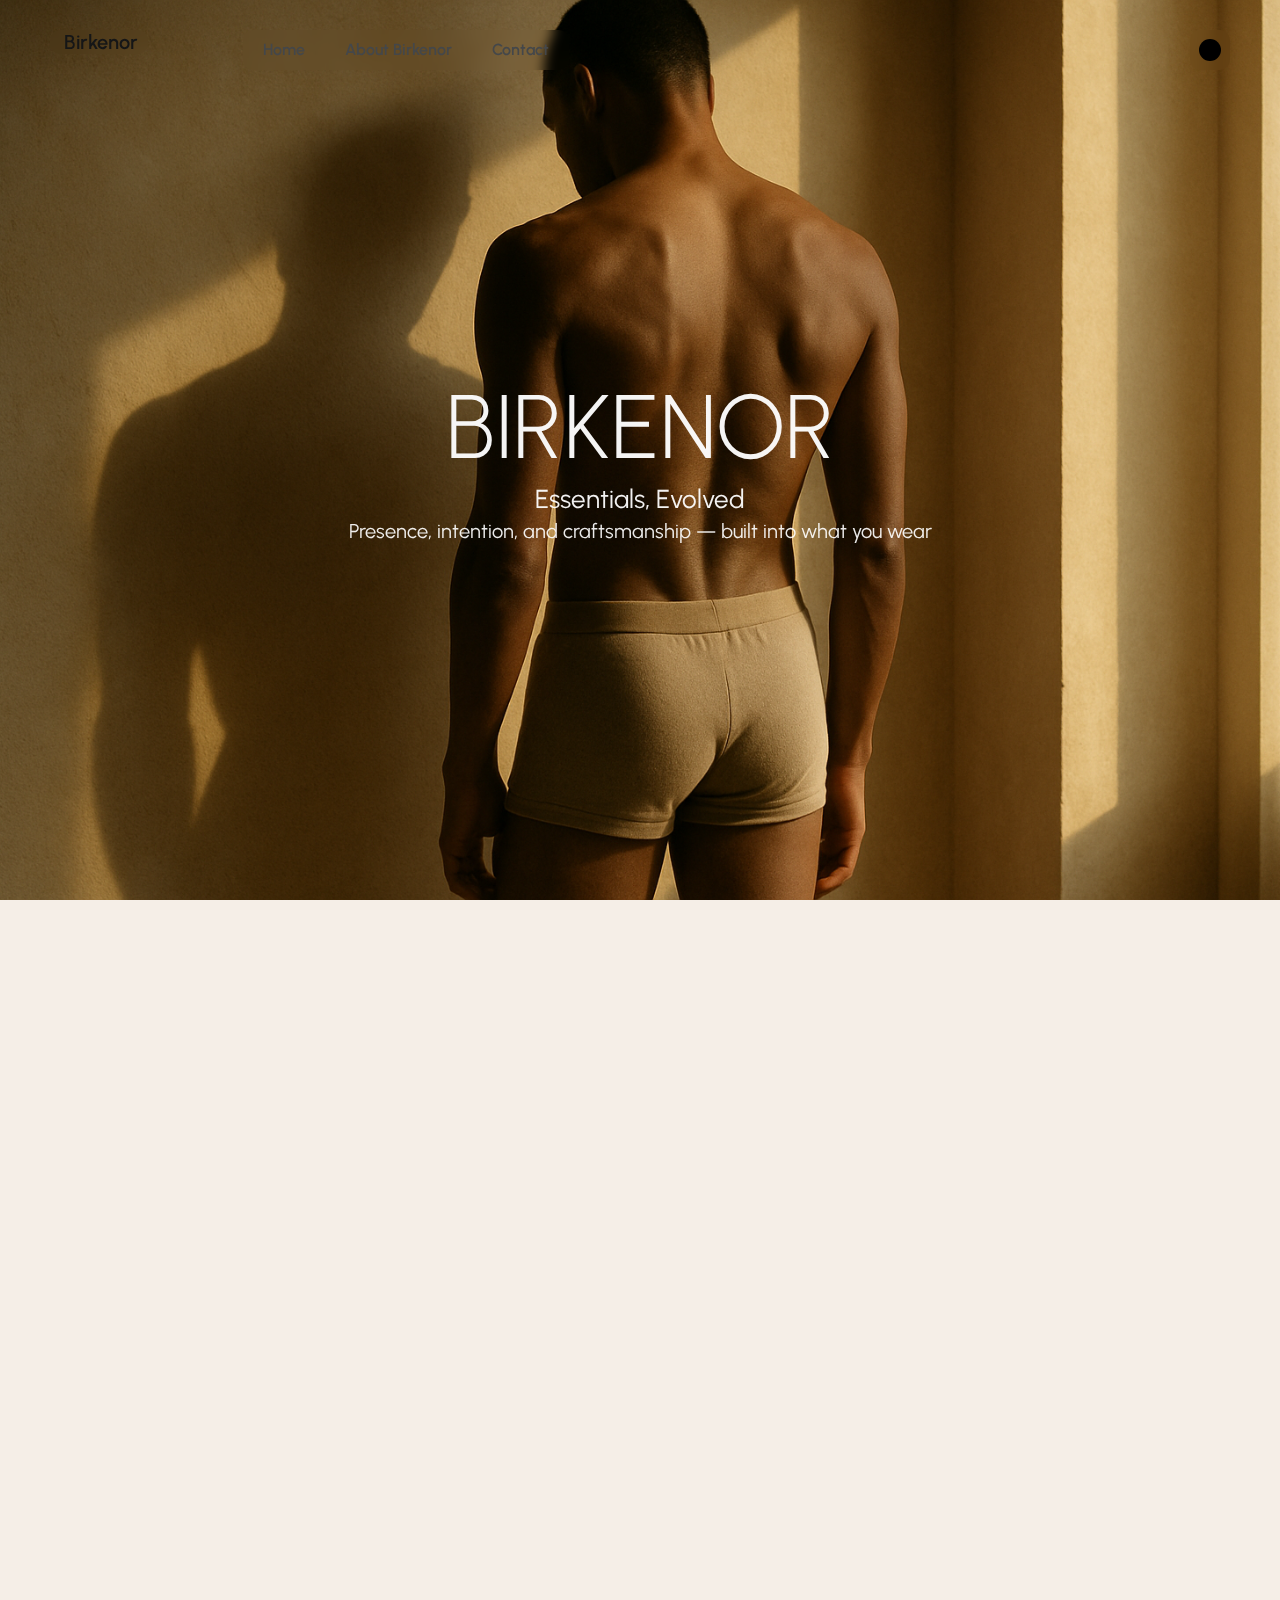
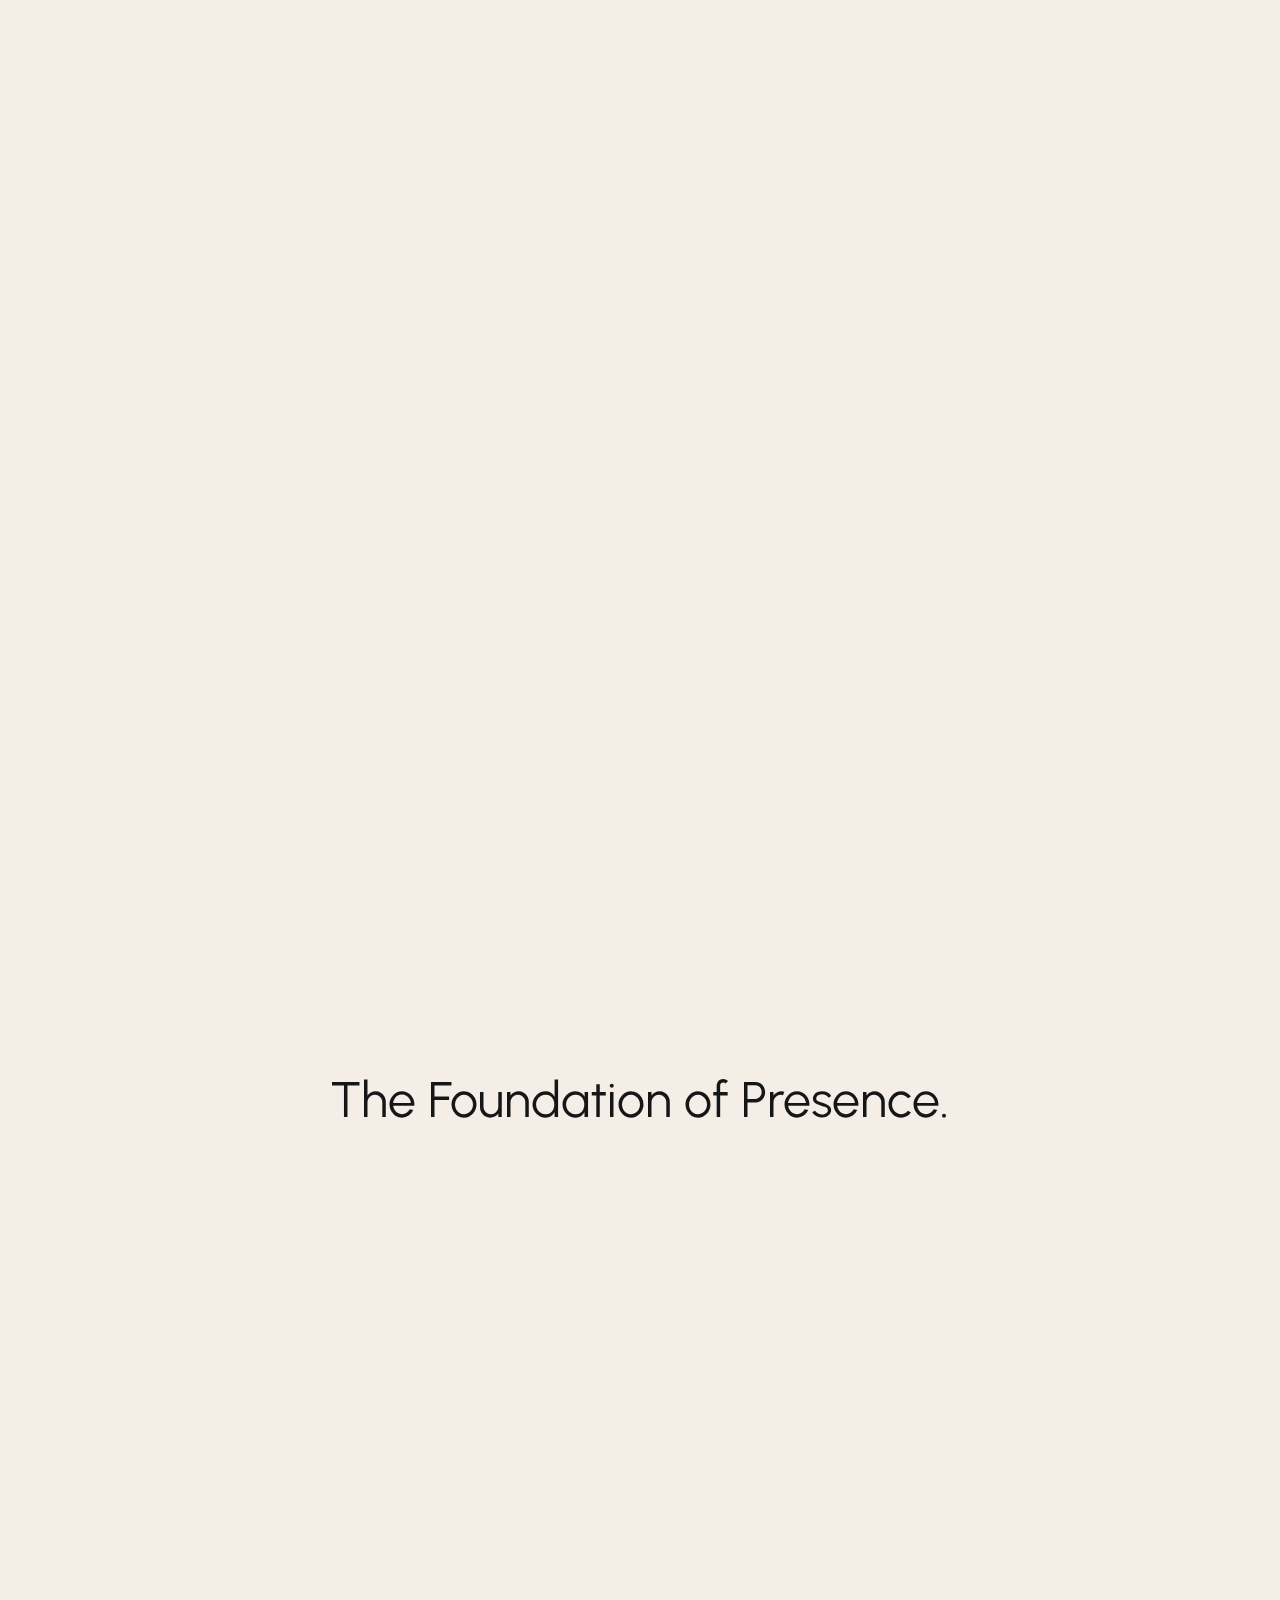
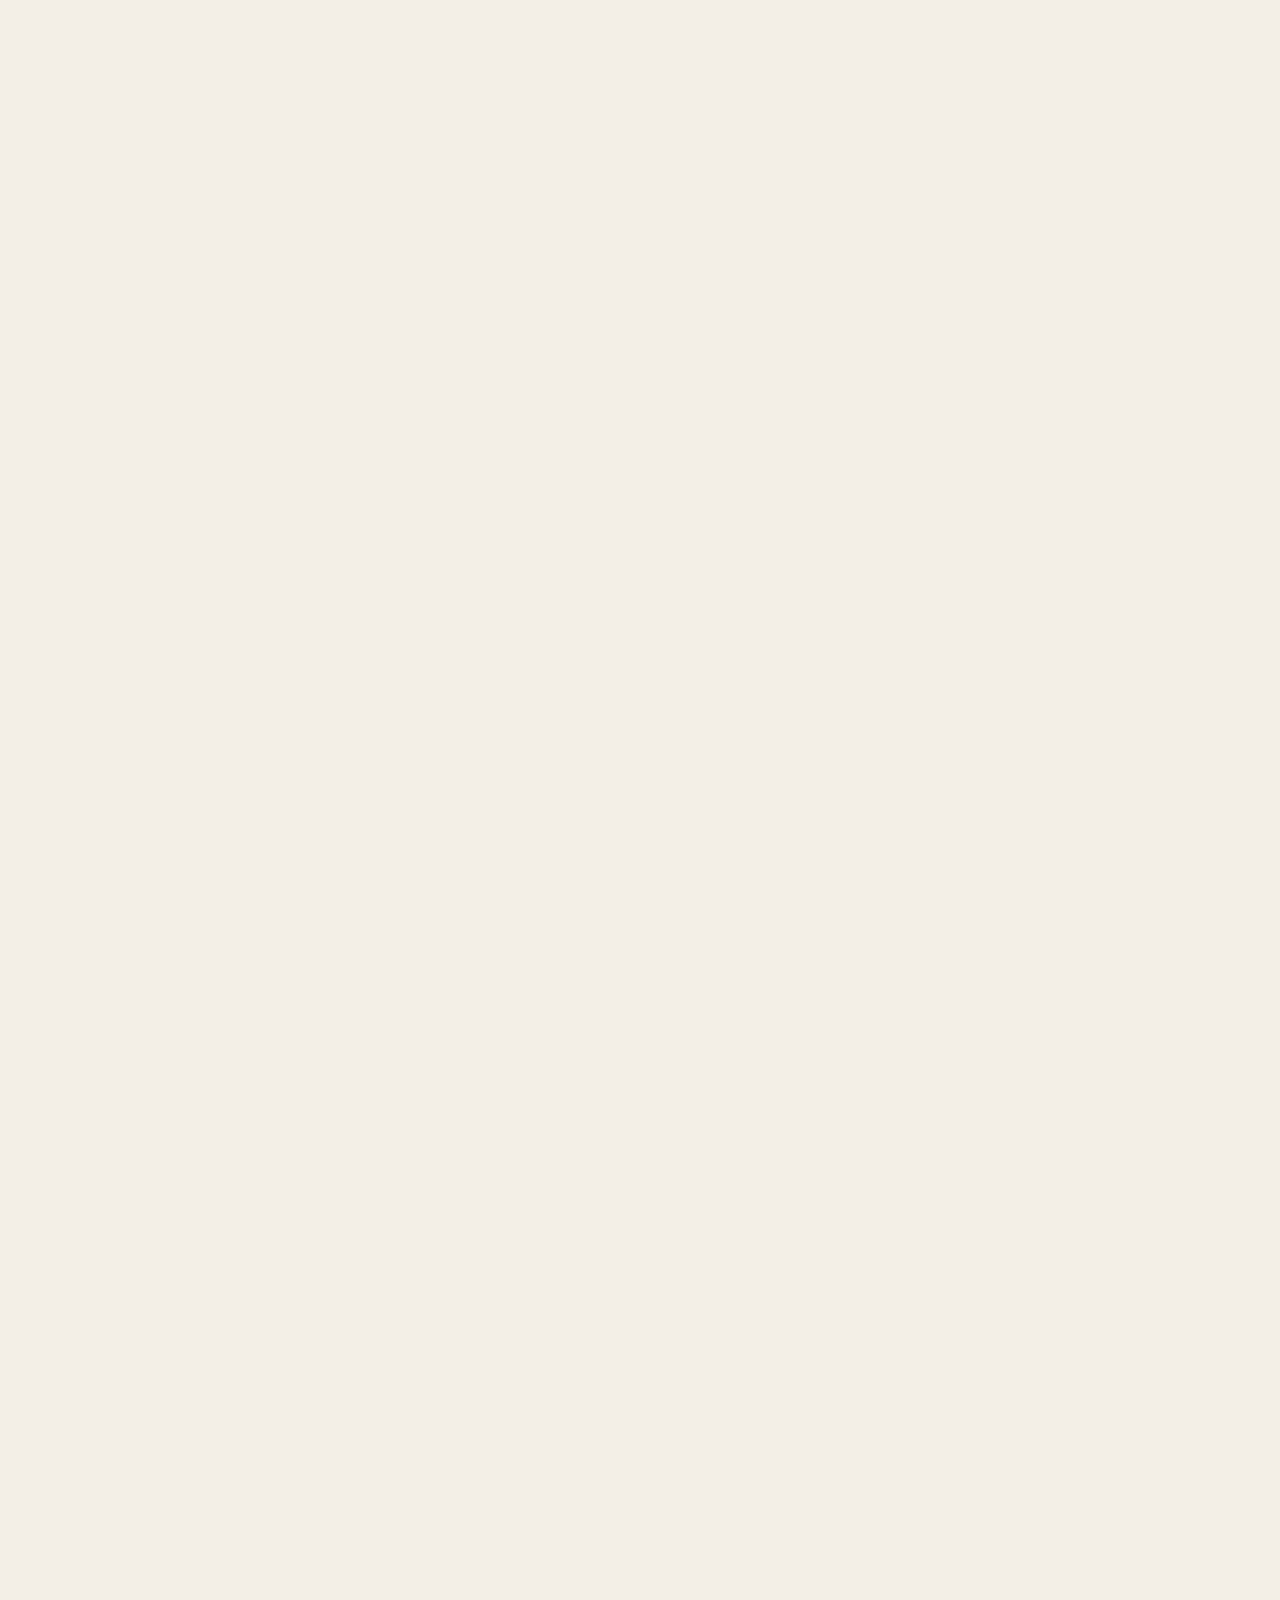
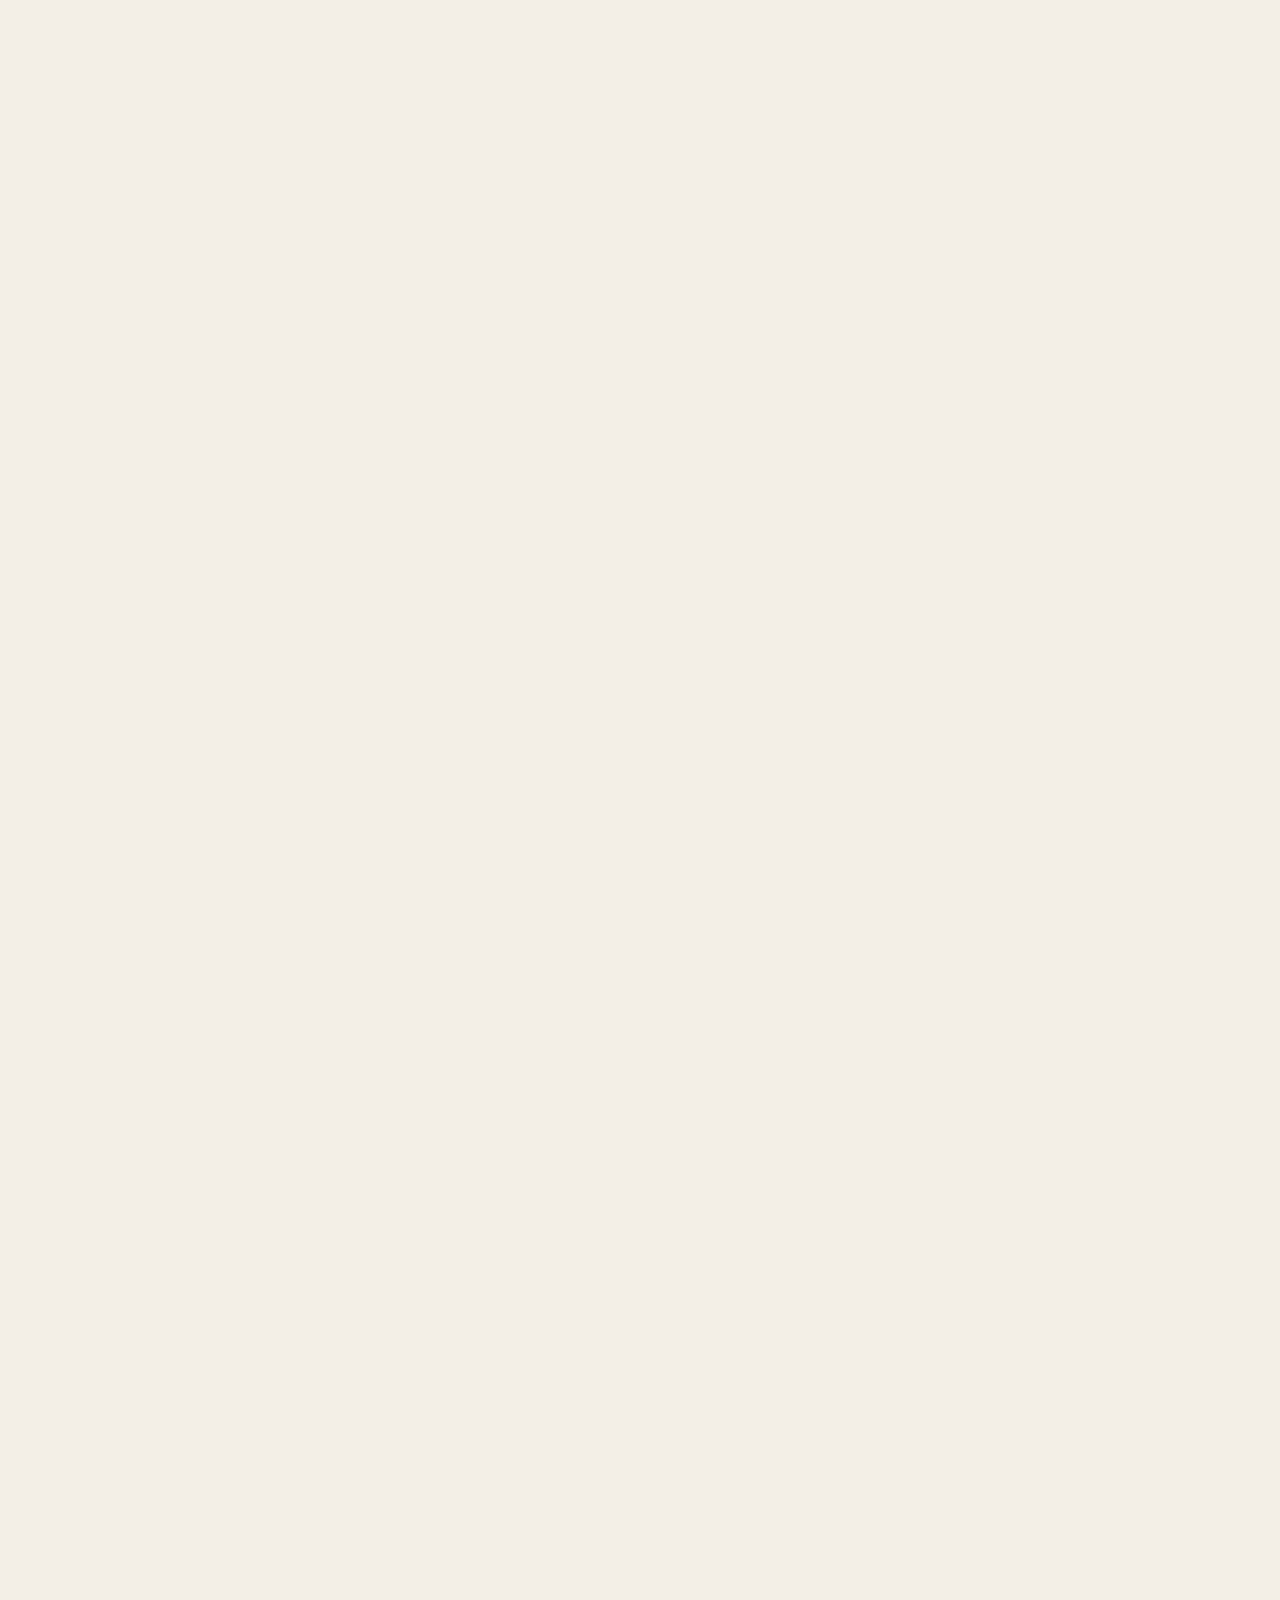
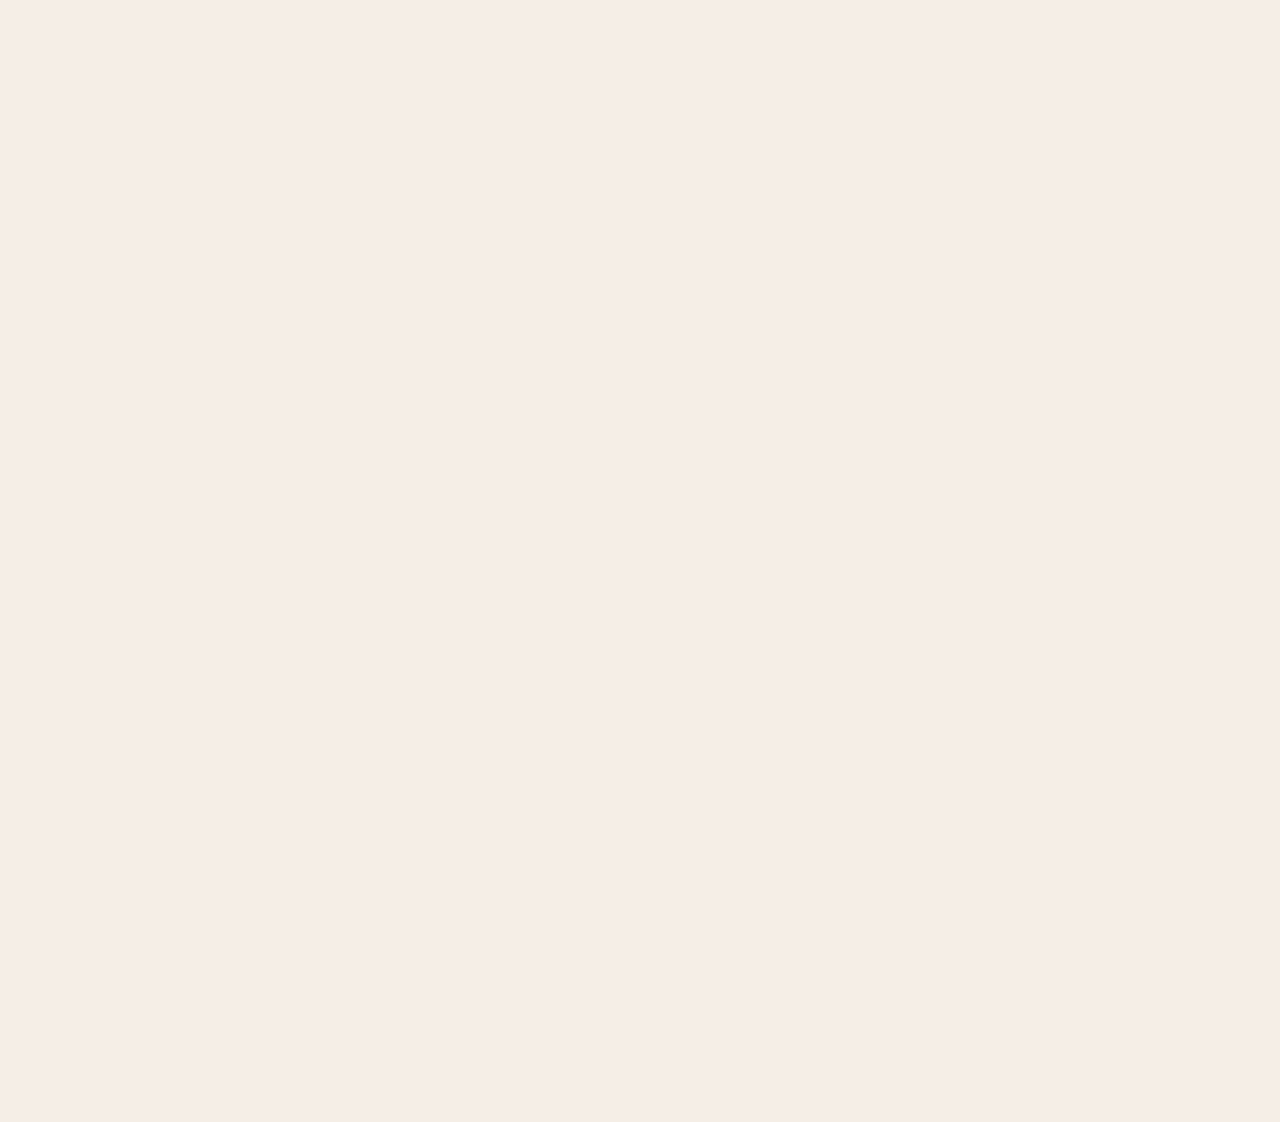
<file: index.html>
<!DOCTYPE html>
<html lang="en" dir="ltr">

<head>
  <meta charset="UTF-8">

  <!-- Page Title -->
  <title></title>

  <!-- Meta Tags -->
  <meta name="description" content="" content="">
  <meta name="author" content="mix_design">

  <!-- Viewport Meta-->
  <meta http-equiv="X-UA-Compatible" content="IE=edge">
  <meta name="viewport" content="width=device-width, initial-scale=1, maximum-scale=1">

  <!-- Template Favicon & Icons Start -->
  <link rel="icon" href="" sizes="any">
  <link rel="icon" href="" type="image/svg+xml">
  <link rel="apple-touch-icon" href="">
  <link rel="manifest" href="">
  <!-- Template Favicon & Icons End -->

  <!-- Facebook Metadata Start -->
  <meta property="og:image:height" content="1200">
  <meta property="og:image:width" content="1200">
  <meta property="og:title" content="">
  <meta property="og:description" content="">
  <meta property="og:url" content="">
  <meta property="og:image" content="">
  <!-- Facebook Metadata End -->

  <!-- Template Styles Start -->
  <link rel="stylesheet" type="text/css" href="css/loaders/loader.css">
  <link rel="stylesheet" type="text/css" href="css/plugins.css">
  <link rel="stylesheet" type="text/css" href="css/main.css">
  <!-- Template Styles End -->

  <!-- Custom Browser Color Start -->
  <meta name="theme-color" media="(prefers-color-scheme: light)" content="#BABEC8">
  <meta name="theme-color" media="(prefers-color-scheme: dark)" content="#141414">
  <meta name="msapplication-navbutton-color" content="#141414">
  <meta name="apple-mobile-web-app-capable" content="yes">
  <meta name="apple-mobile-web-app-status-bar-style" content="black-translucent">
  <!-- Custom Browser Color End -->
</head>

<body>

  <!-- Loader Start -->
  <div id="loader" class="loader">
    <div class="loader__wrapper">
      <div class="loader__content">
        <div class="loader__count">
          <span class="count__text"></span>
          <span class="count__percent"></span>
        </div>
      </div>
    </div>
  </div>
  <!-- Loader End -->

  <!-- Header Start -->
  <header id="header" class="header d-flex justify-content-center loading__fade">
    <!-- Navigation Menu Start -->
    <div class="header__navigation d-flex justify-content-start">
      <nav id="menu" class="menu">
        <ul class="menu__list d-flex justify-content-start">
          <li class="menu__item">
            <a class="menu__link btn" href=index.html>
              <span class="menu__caption">Home</span>
              <i class="ph ph-house-simple"></i>
            </a>
          </li>
       
          <li class="menu__item">
            <a class="menu__link btn" href=AboutPage.html>
              <span class="menu__caption">About Birkenor</span>
              <i class="ph ph-user"></i>
            </a>
          </li>


          <li class="menu__item">
            <a class="menu__link btn" href=contact.html>
              <span class="menu__caption">Contact</span>
              <i class="ph ph-envelope"></i>
            </a>
          </li>
        </ul>
      </nav>
    </div>
    <!-- Navigation Menu End -->
  </header>
  <!-- Header End -->

  <!-- Fixed Logo Start -->
  <div class="logo loading__fade">
    <a href="#home" class="logo__link">
      <!-- logo icon -->
      <span class="logo-text">Birkenor</span>
    </a>
  </div>
  <!-- Fixed Logo End -->

  <!-- Fixed Color Switch Start -->
  <div class="color loading__fade">
    <button id="color-switcher" class="color-switcher" type="button" role="switch" aria-label="light/dark mode"
      aria-checked="true"></button>
  </div>
  <!-- Fixed Color Switch End -->

  <!-- Page Content Start -->
  <main id="page-content" class="page-content">

    <!-- Main Section Start -->
    <section id="home" class="main home" style="margin: 0; padding: 0; min-height: 100vh;">
      <div class="main__intro intro-95-desktop" style="margin: 0; padding: 0;">
        <div class="container-fluid p-0 fullheight-desktop" style="margin: 0; padding: 0;">
          <div class="row g-0" style="background-image: url('img/imgss/img5.png');
       width: 100%;
       height: 100vh;
       background-repeat: no-repeat;
       background-size: cover;
       background-position: center;
       display: flex;
       align-items: center;
       justify-content: center;
       margin: 0;
       padding: 0;">

            <div class="col-12 col-xl-8" style="display: flex; align-items: center; justify-content: center;">
              <div id="headline" class="headline headline-95-desktop loading-wrap" style="display: flex; 
               align-items: center; 
               justify-content: center; 
               flex-direction: column; 
               text-align: center; 
               width: 100%;
               max-width: 100%; height: 100vh;
               ">

                <h2 class="headline__title loading__item"
                  style="text-align: center; margin: 0 auto; color: rgb(253, 253, 253);">BIRKENOR</h2>
                <h4 class="headline__title loading__item"
                  style="text-align: center; margin: 0 auto; color: rgb(255, 255, 255);">Essentials,
                  Evolved</h4>
                <p class="headline__subtitle space-top animated-type loading__item"
                  style="text-align: center; margin: 0 auto;color: rgb(255, 255, 255);">
                  Presence, intention, and craftsmanship — built into what you wear
                  <br>
                </p>
              </div>
            </div>
          </div>
        </div>
      </div>
    </section>
    <!-- Main Section End -->


    <!-- Inner Section - About - Start -->
    <section id="about" class="inner inner-grid-bottom about">
      <div class="inner__wrapper">
        <div class="container-fluid p-0">
          <div class="row g-0">

            <!-- Inner Section Name Start -->
            <div class="col-12 col-xl-2">
              <div class="inner__name">

                <!-- Content Block - Section Name Start -->
                <div class="content__block name-block">
                  <span class="section-name icon-right animate-in-up">
                    <span class="section-name-caption">Roots</span>
                    <i class="ph ph-arrow-down-right"></i>
                  </span>
                </div>
                <!-- Content Block - Section Name Start -->

              </div>
            </div>
            <!-- Inner Section Name End -->

            <!-- Inner Section Content Start -->
            <div class="col-12 col-xl-8">
              <div class="inner__content">

                <!-- Content Block - H2 Section Title Start -->
                <div class="content__block section-text-title" style="padding-bottom: 0; margin-bottom: 0;">
                  <div class="block__descr ">
                    <h2 class="reveal-type animate-in-up">Roots of BIRKENOR</h2>
                  </div>
                </div>

                <div class="content__block grid-block pre-grid-items">
                  <div class="container-fluid p-0">
                    <div class="row g-0 justify-content-between" style="padding-bottom: 0; margin-bottom: 0;">
                      <div class="content__block section-grid-title" style="padding-bottom: 0; margin-bottom: 0;">
                        <div class="block__subtitle" style="padding-bottom: 0; margin-bottom: 0;">

                          <p class="cards__text type-basic-160lh animate-in-up"
                            style="padding-bottom: 0; margin-bottom: 0;">We craft not
                            just garments, but
                            rituals — quiet armor for everyday life.
                            Each thread holds intention. Each line, a pause.
                            In a world that rushes forward, we move deliberately, creating essentials that whisper
                            rather
                            than shout.<br> Rooted in nature, shaped by silence, and defined by clarity —
                            BIRKENOR is where discipline meets ease.
                            Wear less. Choose well. Feel more.
                            This is not fashion. This is presence.
                          </p>


                          <div
                            class="btn-group about-descr__btnholder animate-in-up padding-bottom: 0; margin-bottom: 0;"
                            style="display: flex; justify-content: center; width: 100%;">
                            <a class="btn btn-default hover-default" href=AboutPage.html
                              style="border: 2px solid #333; border-radius: 5px; padding: 10px 20px;">
                              <em></em>
                              <span class="btn-caption">Discover Our Philosophy</span>
                            </a>

                          </div>


                        </div>
                      </div>

                    </div>
                  </div>
                </div>


              </div>
            </div>


          </div>
        </div>
      </div>
    </section>
    <!-- Inner Section - About - End -->

    <!-- Inner Section - Services - Start -->
    <section id="services" class="inner inner-grid-bottom services">
      <div class="inner__wrapper">
        <div class="container-fluid p-0">
          <div class="row g-0">

            <!-- Inner Section Name Start -->
            <div class="col-12 col-xl-2">
              <div class="inner__name">

                <!-- Content Block - Section Name Start -->
                <div class="content__block name-block">
                  <span class="section-name icon-right animate-in-up">
                    <span class="section-name-caption">Product Highligh</span>
                    <i class="ph ph-arrow-down-right"></i>
                  </span>
                </div>
                <!-- Content Block - Section Name Start -->

              </div>
            </div>
            <!-- Inner Section Name End -->

            <!-- Inner Section Content Start -->
            <div class="col-12 col-xl-8">
              <div class="inner__content">

                <!-- Content Block - H2 Section Title Start -->
                <div class="content__block section-grid-title">
                  <div class="block__descr">
                    <h2 class="reveal-type animate-in-up">The Birkenor Trunks</h2>
                  </div>
                </div>



                <!-- Content Block - H2 Section Title End -->
                <div class="content__block grid-block pre-grid-items">
                  <div class="container-fluid p-0">
                    <div class="row g-0">
                      <div class="col-12 grid-item">
                        <!-- change the background image in the main.css file - .about-image-1 -->
                        <div class="divider divider-image about-image-1 animate-in-up"></div>
                      </div>
                    </div>
                  </div>

                </div>


                <div class="content__block section-grid-title">
                  <div class="block__subtitle">
                    <h3 class="headline__title loading__item" style="text-align: center;">The Foundation of Presence.
                    </h3>
                    <p class="cards__text type-basic-160lh animate-in-up" style="text-align: center;">The Birkenor
                      MicroModal Trunks</p>
                    <p class="cards__text type-basic-160lh animate-in-up" style="text-align: center;">£25.00 GBP</p>
                  </div>
                </div>


                <div class="content__block section-grid-title">
                  <div class="block__subtitle">

                    <p class="cards__text type-basic-160lh animate-in-up" style="text-align: center;">Crafted from
                      MicroModal, our trunks are designed for breathability, softness, and enduring
                      comfort.<br>Thoughtfully
                      stitched, intentionally minimal — the essential beneath all essentials.
                    </p>


                  </div>
                </div>

                <div class="btn-group about-descr__btnholder animate-in-up"
                  style="display: flex; justify-content: center; width: 100%;">
                  <a class="btn btn-default hover-default" href=ourProducts.html
                    style="border: 2px solid #333; border-radius: 5px; padding: 10px 20px;">
                    <em></em>
                    <span class="btn-caption"> Explore the Trunks</span>
                  </a>

                </div>








              </div>
            </div>

          </div>
        </div>
      </div>
    </section>
    <!-- Inner Section - Services - End -->



    <section id="about" class="inner inner-grid-bottom about">
      <div class="inner__wrapper">
        <div class="container-fluid p-0">
          <div class="row g-0">

            <!-- Inner Section Name Start -->
            <div class="col-12 col-xl-2">
              <div class="inner__name">

                <!-- Content Block - Section Name Start -->
                <div class="content__block name-block">
                  <span class="section-name icon-right animate-in-up">
                    <span class="section-name-caption">Future</span>
                    <i class="ph ph-arrow-down-right"></i>
                  </span>
                </div>
                <!-- Content Block - Section Name Start -->

              </div>
            </div>
            <!-- Inner Section Name End -->

            <!-- Inner Section Content Start -->
            <div class="col-12 col-xl-8">
              <div class="inner__content">
                <div class="content__block section-grid-title">
                  <div class="block__descr">
                    <h2 class="reveal-type animate-in-up">Birkenor is growing quietly</h2>
                  </div>
                </div>


                <div class="content__block section-grid-title">
                  <div class="block__subtitle">

                    <p class="cards__text type-basic-160lh animate-in-up">Expanding into
                      pieces that live
                      beyond clothing.Each addition follows the same rhythm: slow, intentional, refined.
                    </p>


                  </div>
                </div>


                <!-- Content Block - H2 Section Title End -->
                <div class="content__block grid-block">

                  <div class="container-fluid p-0">
                    <div class="row g-0 align-items-stretch cards">
                      <!-- services cards grid single item -->


                      <div class="col-12 col-md-6 cards__item grid-item animate-card-2">
                        <div class="cards__card d-flex flex-column">

                          <div class="cards__image d-flex animate-in-up">
                            <img src="img/imgss/DSC07131.JPG" alt="Service/Feature Image">
                          </div>
                        </div>
                      </div>


                      <!-- services grid cards single item -->
                      <div class="col-12 col-md-6 cards__item grid-item animate-card-2">
                        <div class="cards__card d-flex flex-column">

                          <div class="cards__image d-flex animate-in-up">
                            <img src="img/imgss/Mu;ti Selection_2.jpg" alt="Service/Feature Image">
                          </div>
                        </div>
                      </div>
                      <!-- services grid cards single item -->
                      <div class="col-12 col-md-6 cards__item grid-item animate-card-2">
                        <div class="cards__card d-flex flex-column">

                          <div class="cards__image d-flex animate-in-up">
                            <img src="img/imgss/Mu;ti Selection_1.jpg" alt="Service/Feature Image">
                          </div>
                        </div>
                      </div>
                      <!-- services grid cards single item -->
                      <div class="col-12 col-md-6 cards__item grid-item animate-card-2">
                        <div class="cards__card d-flex flex-column">

                          <div class="cards__image d-flex animate-in-up">
                            <img src="img/imgss/2.jpg" alt="Service/Feature Image">
                          </div>
                        </div>
                      </div>


                    </div>
                  </div>
                </div>


              </div>
            </div>
            <!-- Inner Section Content End -->

            <!-- Inner Section Aside Start -->
            <div class="col-12 col-xl-2"></div>
            <!-- Inner Section Aside End -->

          </div>
        </div>
      </div>
    </section>







    <section id="services" class="inner inner-grid-bottom services">
      <div class="inner__wrapper">
        <div class="container-fluid p-0">
          <div class="row g-0">

            <!-- Inner Section Name Start -->
            <div class="col-12 col-xl-2">
              <div class="inner__name">

                <!-- Content Block - Section Name Start -->
                <div class="content__block name-block">
                  <span class="section-name icon-right animate-in-up">
                    <span class="section-name-caption">Responsibility & Craft</span>
                    <i class="ph ph-arrow-down-right"></i>
                  </span>
                </div>
                <!-- Content Block - Section Name Start -->

              </div>
            </div>
            <!-- Inner Section Name End -->

            <!-- Inner Section Content Start -->
            <div class="col-12 col-xl-8">
              <div class="inner__content">

                <div class="content__block section-grid-title">
                  <div class="block__descr">
                    <h2 class="reveal-type animate-in-up">Sustainability - it’s discipline.
                    </h2>
                  </div>
                </div>








                <div class="content__block section-grid-title">
                  <div class="block__subtitle">
                    <h3 class="headline__title loading__item">
                    </h3>
                    <p class="cards__text type-basic-160lh animate-in-up">Discover how
                      Birkenor approaches responsible creation.</p>

                  </div>
                </div>




              </div>
            </div>
            <!-- Inner Section Content End -->

            <!-- Inner Section Aside Start -->
            <div class="col-12 col-xl-2"></div>
            <!-- Inner Section Aside End -->

          </div>
        </div>
      </div>
    </section>


    <section id="services" class="inner inner-grid-bottom services">
      <div class="inner__wrapper">
        <div class="container-fluid p-0">
          <div class="row g-0">

            <!-- Inner Section Name Start -->
            <div class="col-12 col-xl-2">
              <div class="inner__name">

                <!-- Content Block - Section Name Start -->
                <div class="content__block name-block">
                  <span class="section-name icon-right animate-in-up">
                    <span class="section-name-caption">Packaging</span>
                    <i class="ph ph-arrow-down-right"></i>
                  </span>
                </div>
                <!-- Content Block - Section Name Start -->

              </div>
            </div>
            <!-- Inner Section Name End -->

            <!-- Inner Section Content Start -->
            <div class="col-12 col-xl-8">
              <div class="inner__content">


                <div class="content__block section-grid-title">
                  <div class="block__descr">
                    <h2 class="reveal-type animate-in-up">Sustainable Packaging Note</h2>
                  </div>
                </div>






                <div class="content__block section-grid-title">
                  <div class="block__subtitle">
                    <h3 class="headline__title loading__item">
                    </h3>
                    <p class="cards__text type-basic-160lh animate-in-up">Each Birkenor
                      piece arrives in minimalist,
                      recyclable packaging — plastic-free, purposeful, and designed for reuse.</p>

                  </div>
                </div>

              </div>
            </div>


          </div>
        </div>
      </div>
    </section>




    <!-- Inner Section - Resume - End -->

    <!-- Inner Section - Contact - Start -->
    <section id="contact" class="inner contact inner-grid-bottom no-padding-bottom">
      <div class="inner__wrapper">
        <div class="container-fluid p-0">
          <div class="row g-0">

            <!-- Inner Section Name Start -->
            <div class="col-12 col-xl-2">
              <div class="inner__name">

                <!-- Content Block - Section Name Start -->
                <div class="content__block name-block">
                  <span class="section-name icon-right animate-in-up">
                    <span class="section-name-caption">Contact</span>
                    <i class="ph ph-arrow-down-right"></i>
                  </span>
                </div>
                <!-- Content Block - Section Name Start -->

              </div>
            </div>
            <!-- Inner Section Name End -->

            <!-- Inner Section Content Start -->
            <div class="col-12 col-xl-8">
              <div class="inner__content">

                <!-- Content Block - H2 Section Title Start -->
                <div class="content__block section-form-title">
                  <div class="block__descr">
                    <h2 class="reveal-type animate-in-up">Just say hello!</h2>
                    <p class="h2__text type-basic-160lh animate-in-up">Want to know more about me, tell me about your
                      project
                      or just to say hello? Drop me a line and I'll get back as soon as possible.</p>
                  </div>
                </div>
                <!-- Content Block - H2 Section Title End -->

                <!-- Content Block - Contact Form Start -->
                <div class="content__block grid-block pre-grid-items">
                  <div class="form-container">

                    <!-- Reply Messages Start -->
                    <div class="form__reply centered text-center">
                      <i class="ph-thin ph-smiley reply__icon"></i>
                      <p class="reply__title">Done!</p>
                      <span class="reply__text">Thanks for your message. I'll get back as soon as possible.</span>
                    </div>
                    <!-- Reply Messages End -->

                    <!-- Contact Form Start -->
                    <form class="form contact-form" id="contact-form">
                      <!-- Hidden Required Fields -->
                      <input type="hidden" name="project_name" value="Birkenor">
                      <input type="hidden" name="admin_email" value="Birkenor@gmail.com">
                      <input type="hidden" name="form_subject" value="Contact Form Message">
                      <!-- END Hidden Required Fields-->
                      <div class="container-fluid p-0">
                        <div class="row gx-0">
                          <div class="col-12 col-md-6 form__item animate-in-up">
                            <input type="text" name="Name" placeholder="Your name*" required>
                          </div>
                          <div class="col-12 col-md-6 form__item animate-in-up">
                            <input type="text" name="Company" placeholder="Company name">
                          </div>
                          <div class="col-12 col-md-6 form__item animate-in-up">
                            <input type="email" name="E-mail" placeholder="Email*" required>
                          </div>
                          <div class="col-12 col-md-6 form__item animate-in-up">
                            <input type="tel" name="Phone" placeholder="Phone">
                          </div>
                          <div class="col-12 form__item animate-in-up">
                            <textarea name="Message" placeholder="A few words about your project*" required></textarea>
                          </div>
                          <div class="col-12 form__item animate-in-up">
                            <button class="btn btn-default hover-default" type="submit">
                              <em></em>
                              <span class="btn-caption">Submit request</span>
                            </button>
                          </div>
                        </div>
                      </div>
                    </form>
                    <!-- Contact Form End -->

                  </div>
                </div>

                <div class="content__block grid-block">
                  <ul class="socials-cards d-flex justify-content-start flex-wrap">
                    <!-- socials cards single item -->
                    <li class="socials-cards__item grid-item d-flex animate-card-5">
                      <a class="socials-cards__link d-flex align-items-center justify-content-center" target="_blank">
                        <em></em>
                        <img src="img/imgss/features_5.png" alt="Pinterest" style="width: 100px; height:  100px;">
                      </a>
                    </li>
                    <!-- socials cards single item -->
                    <li class="socials-cards__item grid-item d-flex animate-card-5">
                      <a class="socials-cards__link d-flex align-items-center justify-content-center" target="_blank">
                        <em></em>
                        <img src="img/imgss/features_4.png" alt="Pinterest" style="width: 100px; height:  100px;">
                      </a>
                    </li>
                    <!-- socials cards single item -->
                    <li class="socials-cards__item grid-item d-flex animate-card-5">
                      <a class="socials-cards__link d-flex align-items-center justify-content-center" target="_blank">
                        <em></em>
                        <img src="img/imgss/features_3.png" alt="Pinterest" style="width: 100px; height:  100px;">
                      </a>
                    </li>
                    <!-- socials cards single item -->
                    <li class="socials-cards__item grid-item d-flex animate-card-5">
                      <a class="socials-cards__link d-flex align-items-center justify-content-center" target="_blank">
                        <em></em>
                        <img src="img/imgss/features_2.png" alt="Pinterest" style="width: 100px; height:  100px;">
                      </a>
                    </li>
                    <!-- socials cards single item -->
                    <li class="socials-cards__item grid-item d-flex animate-card-5">
                      <a class="socials-cards__link d-flex align-items-center justify-content-center" target="_blank">
                        <em></em>
                        <img src="img/imgss/features_1.png" alt="Pinterest" style="width: 100px; height:  100px;">
                      </a>
                    </li>

                  </ul>
                </div>
                <!-- Footer Start -->
                <footer class="footer">
                  <div class="container-fluid p-0">
                    <div class="row g-0">
                      <div class="col-12">


                        <div class="content__block grid-block">
                          <div class="container-fluid p-0 contact-data">
                            <div class="row g-0">
                              <div class="col-12 col-lg-3 contact-data__item grid-item">
                                <a href="#home" class="footer-logo logo-text animate-in-up">
                                  <!-- logo icon -->
                                  <svg xmlns="http://www.w3.org/2000/svg" x="0px" y="0px" viewBox="0 0 50 50"
                                    style="enable-background:new 0 0 50 50;" xml:space="preserve">
                                    <style type="text/css">
                                      .mxd-background {
                                        fill: var(--neutral-bright);
                                      }

                                      .mxd-cat {
                                        clip-path: url(#mxd-path-id-2);
                                        fill: var(--t-opp-bright);
                                      }
                                    </style>
                                    <path class="mxd-background" d="M33.4,50H16.7C7.5,50,0,42.5,0,33.3V16.7C0,7.5,7.5,0,16.7,0h16.7C42.5,0,50,7.5,50,16.7v16.7
                                          C50,42.5,42.5,50,33.4,50z" />
                                    <g>
                                      <defs>
                                        <path id="mxd-clip-path-2" d="M33.4,50H16.7C7.5,50,0,42.5,0,33.3V16.7C0,7.5,7.5,0,16.7,0h16.7C42.5,0,50,7.5,50,16.7v16.7
                                              C50,42.5,42.5,50,33.4,50z" />
                                      </defs>
                                      <clipPath id="mxd-path-id-2">
                                        <use xlink:href="#mxd-clip-path-2" style="overflow:visible;" />
                                      </clipPath>
                                      <path class="mxd-cat"
                                        d="M29.2,30.8h2.5v2.5v2.5
                                            h-2.5v-2.5V30.8z M18.4,33.3v2.5h2.5v-2.5v-2.5h-2.5V33.3z M35,18.3v2.5h-2.5v-2.5H35z M30,23.3h2.5v-2.5H30V23.3z M25,23.3h-2.5
                                            H20v2.5h2.5H25h2.5H30v-2.5h-2.5H25z M17.5,20.8v2.5H20v-2.5H17.5z M15,18.3v2.5h2.5v-2.5H15z M12.5,23.3v2.5v2.5H15v-2.5v-2.5
                                            v-2.5h-2.5V23.3z M10,30.8v2.5H8.4H5.9v2.5h2.5v2.5H5.9v2.5h2.5v2.5v2.5v2.5v2.5h2.5v-2.5v-2.5v-2.5h2.5h2.5v-2.5h-2.5h-2.5v-2.5
                                            v-2.5v-2.5h1.7v-2.5v-2.5H10V30.8z M37.5,23.3v-2.5H35v2.5v2.5v2.5h2.5v-2.5V23.3z M44.2,35.8v-2.5h-2.5H40v-2.5v-2.5h-2.5v2.5v2.5
                                            h1.7v2.5v2.5v2.5h-2.5h-2.5v2.5h2.5h2.5v2.5v2.5v2.5h2.5v-2.5v-2.5v-2.5v-2.5h2.5v-2.5h-2.5v-2.5H44.2z" />
                                    </g>
                                  </svg>
                                  <!-- logo text -->
                                  <span>Birkenor</span>
                                </a>
                              </div>
                              <div class="col-12 col-md-4 col-lg-3 contact-data__item grid-item">
                                <p class="contact-data__title tagline-chapter animate-in-up">Location</p>
                                <p class="contact-data__text small type-basic-160lh">
                                  <a class="link-small-160lh animate-in-up"
                                    href="https://maps.app.goo.gl/CGucvMFbkYuZiprv6" target="_blank">Kyiv,
                                    Ukraine<br>02000</a>
                                </p>
                              </div>
                              <div class="col-12 col-md-4 col-lg-3 contact-data__item grid-item">
                                <p class="contact-data__title tagline-chapter animate-in-up">Phone</p>
                                <p class="contact-data__text small type-basic-160lh">
                                  <a class="link-small-160lh animate-in-up" href="tel:+12127089400">+1 212-708-9400</a>
                                  <br>
                                  <a class="link-small-160lh animate-in-up" href="tel:+15104570211">+1 510-457-0211</a>
                                </p>
                              </div>
                              <div class="col-12 col-md-4 col-lg-3 contact-data__item grid-item">
                                <p class="contact-data__title tagline-chapter animate-in-up">Email</p>
                                <p class="contact-data__text small type-basic-160lh">
                                  <a class="link-small-160lh animate-in-up"
                                    href="mailto:example@example.com?subject=Message%20from%20your%20site">hello@example.com</a>
                                  <br>
                                  <a class="link-small-160lh animate-in-up"
                                    href="mailto:example@example.com?subject=Message%20from%20your%20site">support@example.com</a>
                                </p>
                              </div>
                            </div>
                          </div>
                        </div>
                        <!-- Content Block - Contact Data End -->

                      </div>
                    </div>
                  </div>
                </footer>
                <!-- Footer End -->

              </div>
            </div>
            <!-- Inner Section Content End -->

            <!-- Inner Section Aside Start -->
            <div class="col-12 col-xl-2"></div>
            <!-- Inner Section Aside End -->

          </div>
        </div>
      </div>
    </section>
    <!-- Inner Section - Contact - End -->

  </main>
  <!-- Page Content End -->

  <!-- Bottom Background Images Start -->
  <!-- <div class="bottom__background bottom-bg-02">
    <div class="bottom-bg-02__02 animate-card-2">
      <img src="img/backgrounds/1200x1553_bg04.webp" alt="Template background image">
    </div>
    <div class="bottom-bg-02__01 animate-card-2">
      <img src="img/backgrounds/1200x1200_bg05.webp" alt="Template background image">
    </div>
  </div> -->
  <!-- Bottom Background Images End -->

  <!-- Mobile Menu Bottom Placeholder Start -->
  <div class="header-offset"></div>
  <!-- Mobile Menu Bottom Placeholder End -->

  <!-- To Top Button Start -->
  <a href="#0" id="to-top" class="btn btn-to-top slide-up">
    <i class="ph ph-arrow-up"></i>
  </a>
  <!-- To Top Button End -->

  <!-- Root element of PhotoSwipe. Must have class pswp. -->
  <div class="pswp" tabindex="-1" role="dialog" aria-hidden="true">

    <!-- Background of PhotoSwipe.
      It's a separate element, as animating opacity is faster than rgba(). -->
    <div class="pswp__bg"></div>

    <!-- Slides wrapper with overflow:hidden. -->
    <div class="pswp__scroll-wrap">

      <!-- Container that holds slides. PhotoSwipe keeps only 3 slides in DOM to save memory. -->
      <!-- don't modify these 3 pswp__item elements, data is added later on. -->
      <div class="pswp__container">
        <div class="pswp__item"></div>
        <div class="pswp__item"></div>
        <div class="pswp__item"></div>
      </div>

      <!-- Default (PhotoSwipeUI_Default) interface on top of sliding area. Can be changed. -->
      <div class="pswp__ui pswp__ui--hidden">

        <div class="pswp__top-bar">

          <!--  Controls are self-explanatory. Order can be changed. -->

          <div class="pswp__counter"></div>

          <button class="pswp__button pswp__button--close link-s" title="Close (Esc)"></button>

          <button class="pswp__button pswp__button--share link-s" title="Share"></button>

          <button class="pswp__button pswp__button--fs link-s" title="Toggle fullscreen"></button>

          <button class="pswp__button pswp__button--zoom link-s" title="Zoom in/out"></button>

          <!-- Preloader demo http://codepen.io/dimsemenov/pen/yyBWoR -->
          <!-- element will get class pswp__preloader-active when preloader is running -->
          <div class="pswp__preloader">
            <div class="pswp__preloader__icn">
              <div class="pswp__preloader__cut">
                <div class="pswp__preloader__donut"></div>
              </div>
            </div>
          </div>
        </div>

        <div class="pswp__share-modal pswp__share-modal--hidden pswp__single-tap">
          <div class="pswp__share-tooltip"></div>
        </div>

        <button class="pswp__button pswp__button--arrow--left link-s" title="Previous (arrow left)"></button>

        <button class="pswp__button pswp__button--arrow--right link-s" title="Next (arrow right)"></button>

        <div class="pswp__caption">
          <div class="pswp__caption__center"></div>
        </div>

      </div>

    </div>

  </div>

  <!-- Load Scripts Start -->
  <script src="js/libs.min.js"></script>
  <script src="js/gallery-init.js"></script>
  <script src="js/app.js"></script>
  <!-- Load Scripts End -->

</body>

</html>
</file>
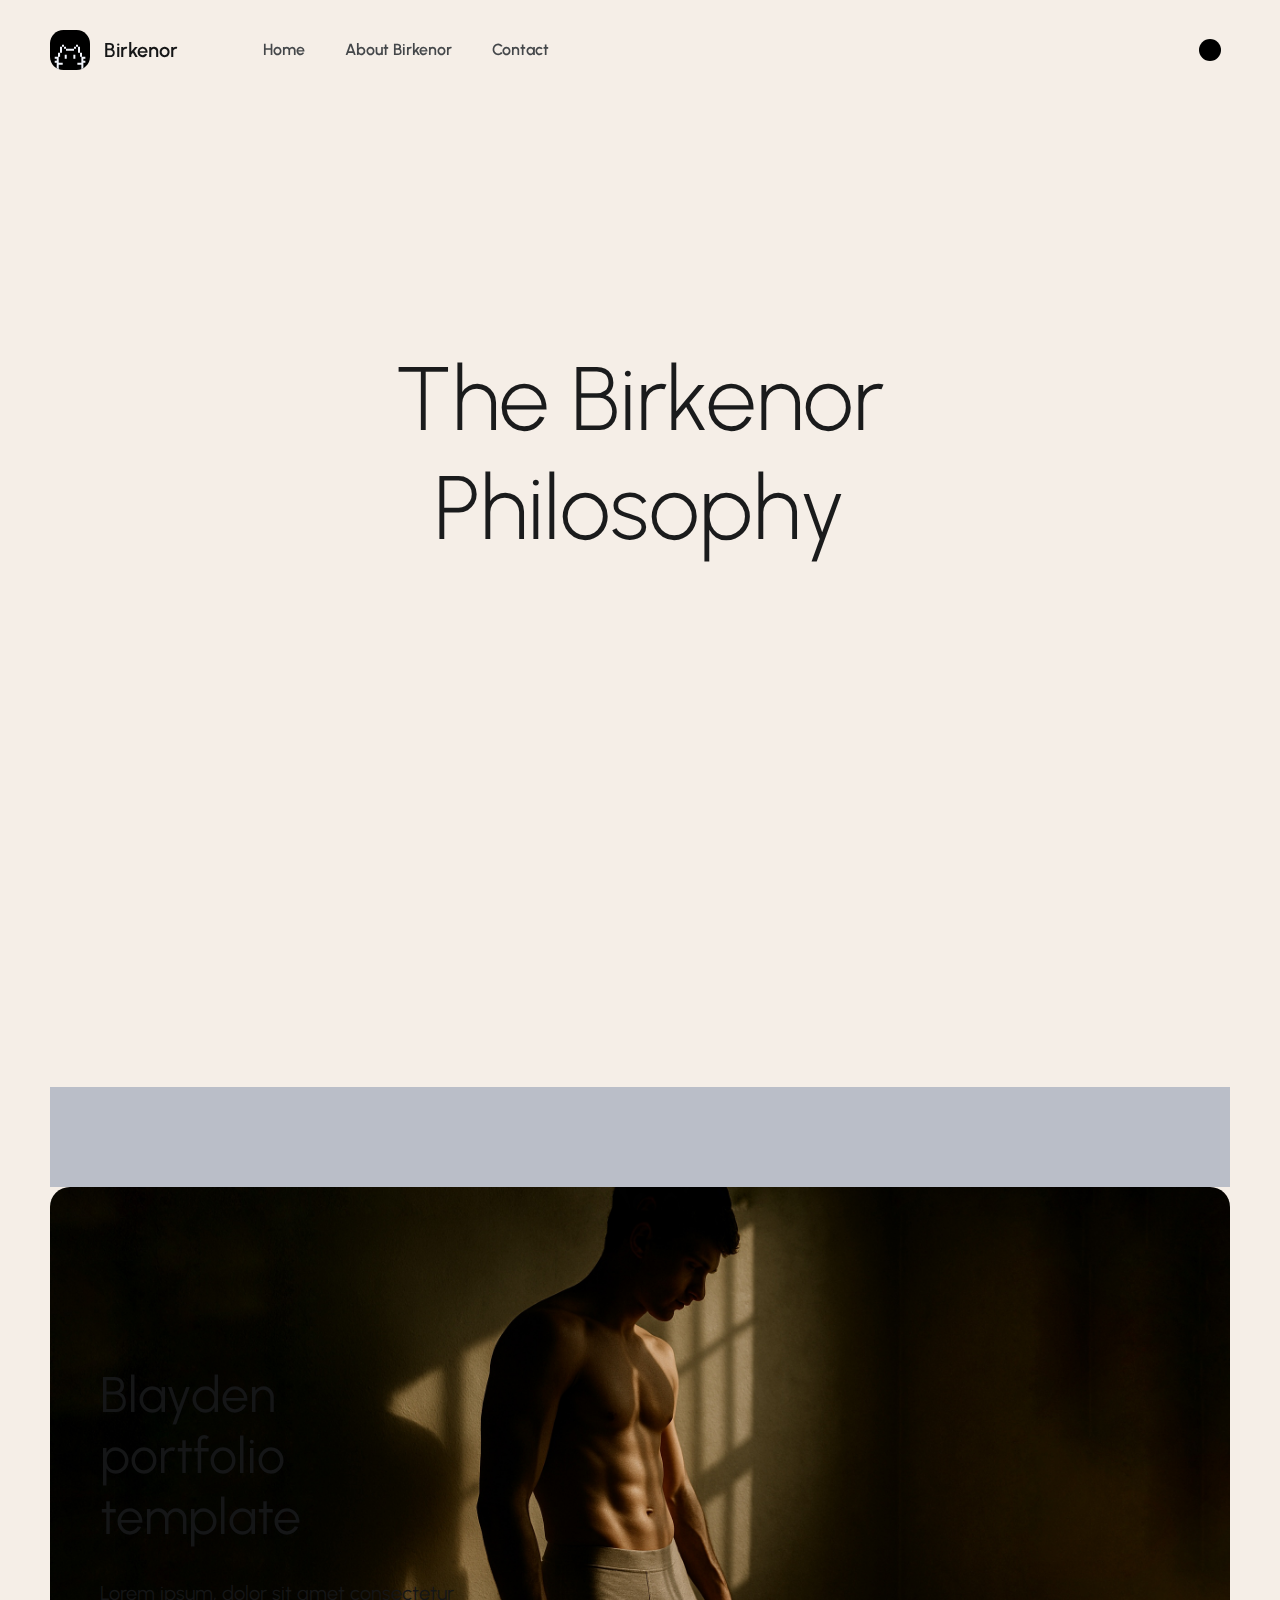
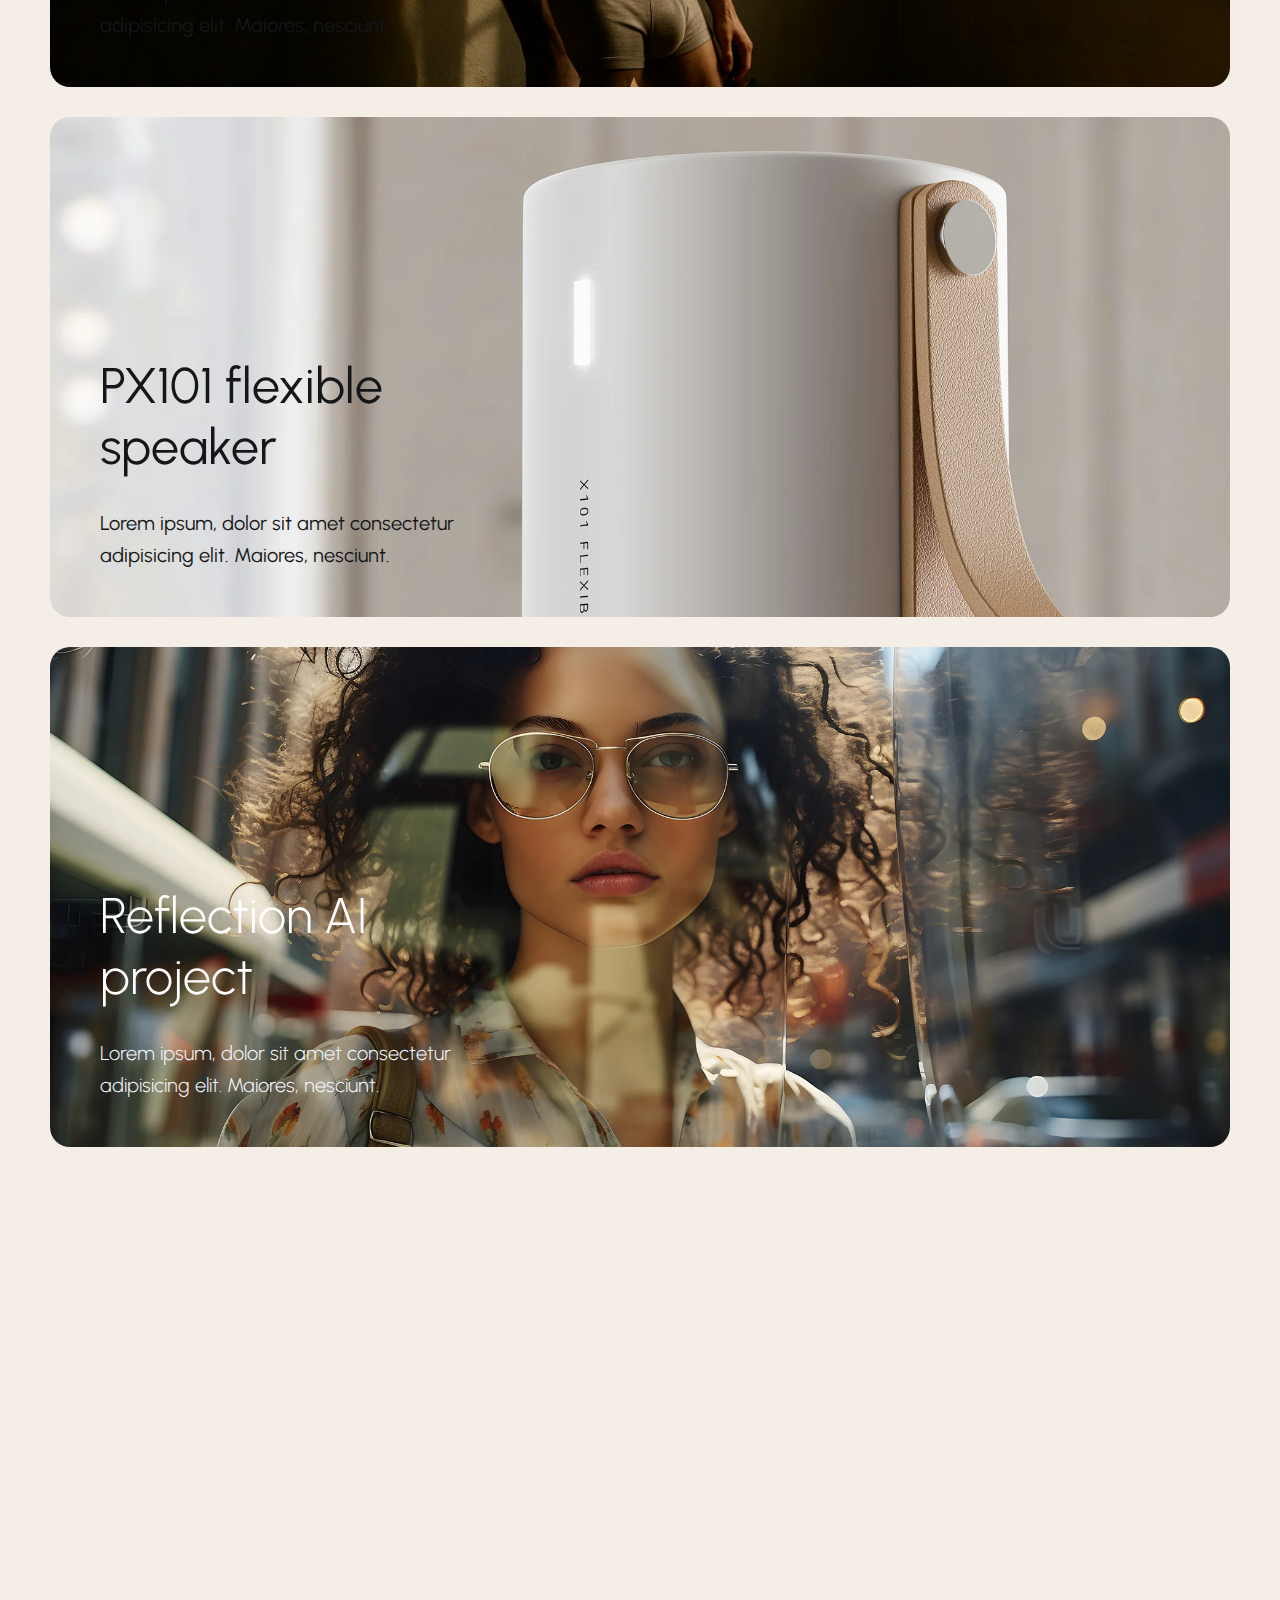
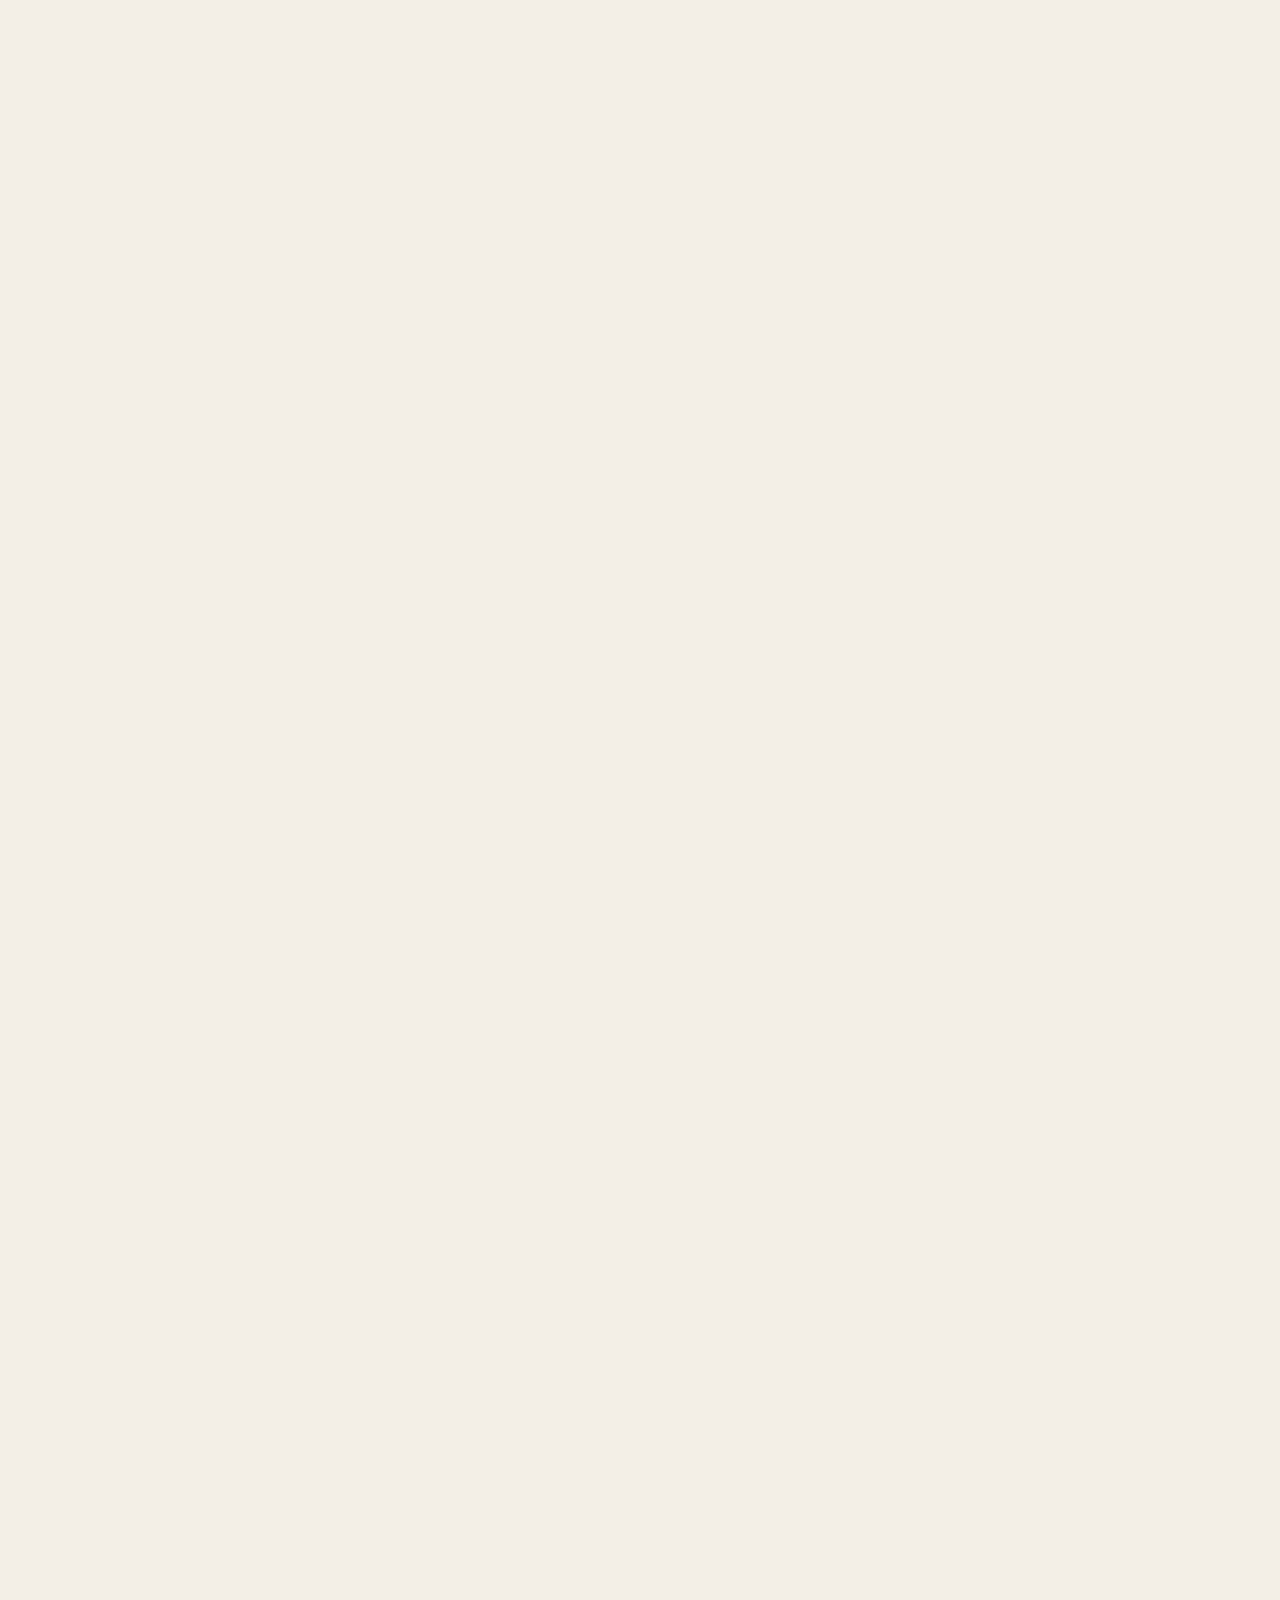
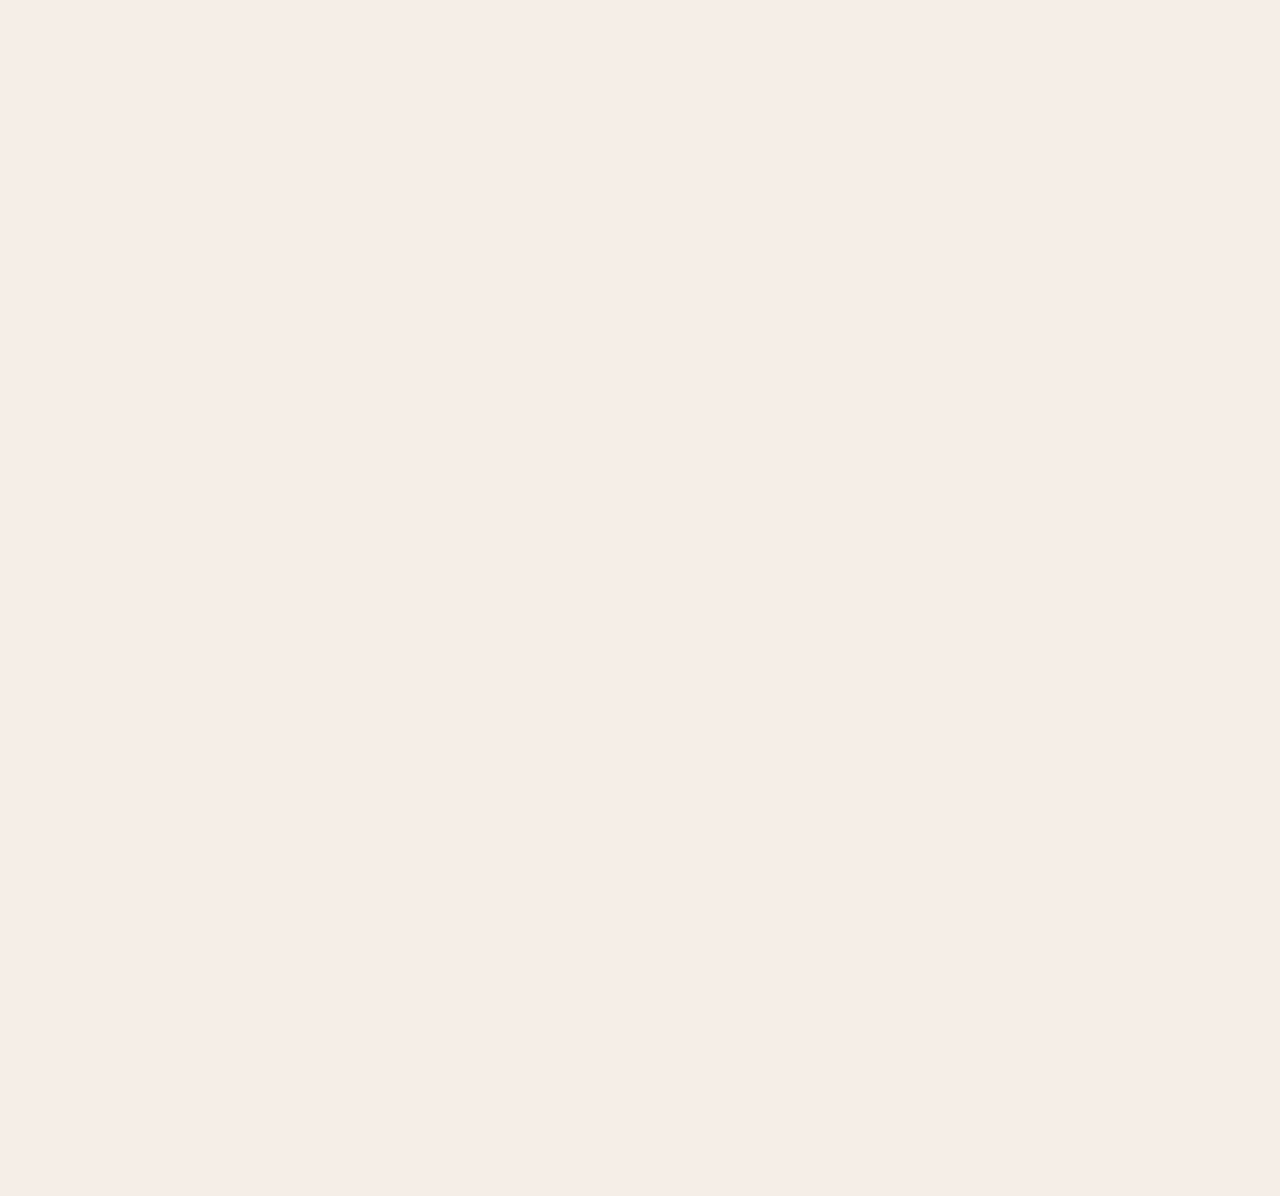
<file: AboutPage.html>
<!DOCTYPE html>
<html lang="en" dir="ltr">

<head>
  <meta charset="UTF-8">

  <!-- Page Title -->
  <title></title>

  <!-- Meta Tags -->
  <meta name="description" content="" content="">
  <meta name="author" content="mix_design">

  <!-- Viewport Meta-->
  <meta http-equiv="X-UA-Compatible" content="IE=edge">
  <meta name="viewport" content="width=device-width, initial-scale=1, maximum-scale=1">

  <!-- Template Favicon & Icons Start -->
  <link rel="icon" href="" sizes="any">
  <link rel="icon" href="" type="image/svg+xml">
  <link rel="apple-touch-icon" href="">
  <link rel="manifest" href="">
  <!-- Template Favicon & Icons End -->

  <!-- Facebook Metadata Start -->
  <meta property="og:image:height" content="1200">
  <meta property="og:image:width" content="1200">
  <meta property="og:title" content="">
  <meta property="og:description" content="">
  <meta property="og:url" content="">
  <meta property="og:image" content="">
  <!-- Facebook Metadata End -->

  <!-- Template Styles Start -->
  <link rel="stylesheet" type="text/css" href="css/loaders/loader.css">
  <link rel="stylesheet" type="text/css" href="css/plugins.css">
  <link rel="stylesheet" type="text/css" href="css/main.css">
  <!-- Template Styles End -->

  <!-- Custom Browser Color Start -->
  <meta name="theme-color" media="(prefers-color-scheme: light)" content="#BABEC8">
  <meta name="theme-color" media="(prefers-color-scheme: dark)" content="#141414">
  <meta name="msapplication-navbutton-color" content="#141414">
  <meta name="apple-mobile-web-app-capable" content="yes">
  <meta name="apple-mobile-web-app-status-bar-style" content="black-translucent">
  <!-- Custom Browser Color End -->
</head>

<body>

  <!-- Loader Start -->
  <!-- <div id="loader" class="loader">
    <div class="loader__wrapper">
      <div class="loader__content">
        <div class="loader__count">
          <span class="count__text">0</span>
          <span class="count__percent">%</span>
        </div>
      </div>
    </div>
  </div> -->
  <!-- Loader End -->

  <!-- Header Start -->
  <header id="header" class="header d-flex justify-content-center loading__fade">
    <!-- Navigation Menu Start -->
    <div class="header__navigation d-flex justify-content-start">
      <nav id="menu" class="menu">
        <ul class="menu__list d-flex justify-content-start">
          <li class="menu__item">
            <a class="menu__link btn" href=index.html>
              <span class="menu__caption">Home</span>
              <i class="ph ph-house-simple"></i>
            </a>
          </li>

          <li class="menu__item">
            <a class="menu__link btn" href=AboutPage.html>
              <span class="menu__caption">About Birkenor</span>
              <i class="ph ph-user"></i>
            </a>
          </li>

          <li class="menu__item">
            <a class="menu__link btn" href=contact.html>
              <span class="menu__caption">Contact</span>
              <i class="ph ph-envelope"></i>
            </a>
          </li>
        </ul>
      </nav>
    </div>
    <!-- Navigation Menu End -->
  </header>
  <!-- Header End -->

  <!-- Fixed Logo Start -->
  <div class="logo loading__fade">
    <a href="#home" class="logo__link">
      <!-- logo icon -->
      <svg xmlns="http://www.w3.org/2000/svg" x="0px" y="0px" viewBox="0 0 50 50"
        style="enable-background:new 0 0 50 50;" xml:space="preserve">
        <style type="text/css">
          .mxd-background {
            fill: var(--neutral-bright);
          }

          .mxd-cat {
            clip-path: url(#mxd-path-id);
            fill: var(--t-opp-bright);
          }
        </style>
        <path class="mxd-background" d="M33.4,50H16.7C7.5,50,0,42.5,0,33.3V16.7C0,7.5,7.5,0,16.7,0h16.7C42.5,0,50,7.5,50,16.7v16.7
            C50,42.5,42.5,50,33.4,50z" />
        <g>
          <defs>
            <path id="mxd-clip-path" d="M33.4,50H16.7C7.5,50,0,42.5,0,33.3V16.7C0,7.5,7.5,0,16.7,0h16.7C42.5,0,50,7.5,50,16.7v16.7
                C50,42.5,42.5,50,33.4,50z" />
          </defs>
          <clipPath id="mxd-path-id">
            <use xlink:href="#mxd-clip-path" style="overflow:visible;" />
          </clipPath>
          <path class="mxd-cat" d="M29.2,30.8h2.5v2.5v2.5
              h-2.5v-2.5V30.8z M18.4,33.3v2.5h2.5v-2.5v-2.5h-2.5V33.3z M35,18.3v2.5h-2.5v-2.5H35z M30,23.3h2.5v-2.5H30V23.3z M25,23.3h-2.5
              H20v2.5h2.5H25h2.5H30v-2.5h-2.5H25z M17.5,20.8v2.5H20v-2.5H17.5z M15,18.3v2.5h2.5v-2.5H15z M12.5,23.3v2.5v2.5H15v-2.5v-2.5
              v-2.5h-2.5V23.3z M10,30.8v2.5H8.4H5.9v2.5h2.5v2.5H5.9v2.5h2.5v2.5v2.5v2.5v2.5h2.5v-2.5v-2.5v-2.5h2.5h2.5v-2.5h-2.5h-2.5v-2.5
              v-2.5v-2.5h1.7v-2.5v-2.5H10V30.8z M37.5,23.3v-2.5H35v2.5v2.5v2.5h2.5v-2.5V23.3z M44.2,35.8v-2.5h-2.5H40v-2.5v-2.5h-2.5v2.5v2.5
              h1.7v2.5v2.5v2.5h-2.5h-2.5v2.5h2.5h2.5v2.5v2.5v2.5h2.5v-2.5v-2.5v-2.5v-2.5h2.5v-2.5h-2.5v-2.5H44.2z" />
        </g>
      </svg>
      <!-- logo text -->
      <span class="logo-text">Birkenor</span>
    </a>
  </div>
  <!-- Fixed Logo End -->

  <!-- Fixed Color Switch Start -->
  <div class="color loading__fade">
    <button id="color-switcher" class="color-switcher" type="button" role="switch" aria-label="light/dark mode"
      aria-checked="true"></button>
  </div>
  <!-- Fixed Color Switch End -->

  <!-- Page Content Start -->
  <main id="page-content" class="page-content">

    <!-- Main Section Start -->
    <section id="home" class="main home">

      <!-- Main Section Intro Start -->
      <div class="main__intro intro-95-desktop">

        <!-- Intro Background Start -->
        <!-- <div class="intro__background intro-bg-02">
          <div class="intro-bg-02__01" data-speed="0.6">
            <img src="img/backgrounds/1200x1200_bg03.webp" alt="Blayden Decorative Image">
          </div>
          <div class="intro-bg-02__02" data-speed="0.8">
            <img src="img/backgrounds/1200x1553_bg04.webp" alt="Blayden Decorative Image">
          </div>
        </div> -->
        <!-- Intro Background End -->

        <div class="container-fluid p-0 fullheight-desktop">
          <div class="row g-0 fullheight-desktop align-items-xl-stretch">

            <!-- Intro Data Line #1 (if needed) Start -->
            <div class="col-12 col-xl-2"></div>
            <!-- Intro Data Line #1 (if needed) End -->

            <!-- Intro Content Start -->
            <div class="col-12 col-xl-8 fullheight-desktop"
              style="display: flex; align-items: center; justify-content: center;">

              <!-- Headline Start -->
              <div id="headline"
                class="headline headline-95-desktop d-flex align-items-center justify-content-center flex-column text-center loading-wrap"
                style="text-align: center; width: 100%; height: 100%;">

                <h2 class="headline__title loading__item" style="text-align: center;">The Birkenor Philosophy
                </h2>


              </div>
              <!-- Headline End -->

            </div>
            <!-- Intro Content End -->

            <!-- Intro Data Line #2 (if needed) Start -->
            <div class="col-12 col-xl-2"></div>
            <!-- Intro Data Line #2 (if needed) End -->

          </div>
        </div>
      </div>
      <!-- Main Section Intro End -->

      <!-- Main Section Media Start -->
      <div class="main__media media-stack-bottom">
        <div class="container-fluid p-0">
          <div class="row g-0">

            <!-- Media Fullwidth Divider Start -->
            <div class="media__fullwidth">

              <!-- Marquee V1 Divider Start -->
              <div class="items items--gsap">
                <div class="items__container">
                  <!-- single item -->

                  <!-- single item -->




                </div>
              </div>
              <!-- Marquee V1 Divider End -->

            </div>
            <!-- Media Fullwidth Divider End -->

            <!-- Media Data Line #1 (if needed) Start -->




          </div>
          <!-- Media Content End -->

          <!-- Media Data Line #2 (if needed) Start -->
          <div class="col-12 col-xl-2"></div>
          <!-- Media Data Line #2 (if needed) End -->

        </div>
      </div>
      </div>
      <!-- Main Section Media End -->

    </section>
    <!-- Main Section End -->


    <!-- Inner Section - About - Start -->
    <section id="about" class="inner inner-grid-bottom about"
      style="padding-bottom: 0; margin-bottom: 0;padding-top : 0">
      <div class="inner__wrapper" style="padding-bottom: 0; margin-bottom: 0;">
        <div class="container-fluid p-0" style="padding-bottom: 0; margin-bottom: 0;">
          <div class="row g-0" style="padding-bottom: 0; margin-bottom: 0;">

            <!-- Inner Section Name Start -->
            <div class="col-12 col-xl-2" style="padding-bottom: 0; margin-bottom: 0;">
              <div class="inner__name" style="padding-bottom: 0; margin-bottom: 0;">
                <div class="content__block name-block" style="padding-bottom: 0; margin-bottom: 0;">
                  <span class="section-name icon-right animate-in-up">
                    <span class="section-name-caption">Our Essence</span>
                    <i class="ph ph-arrow-down-right"></i>
                  </span>
                </div>
              </div>
            </div>
            <!-- Inner Section Name End -->

            <!-- Inner Section Content Start -->
            <div class="col-12 col-xl-8" style="padding-bottom: 0; margin-bottom: 0;">
              <div class="inner__content" style="padding-bottom: 0; margin-bottom: 0;">

                <!-- Content Block - H2 Section Title Start -->
                <div class="content__block section-text-title" style="padding-bottom: 0; margin-bottom: 0;">
                  <div class="block__descr" style="padding-bottom: 0; margin-bottom: 0;">
                    <h3 class="reveal-type animate-in-up" style="margin-bottom: 0;">Our Essence</h3>
                  </div>
                </div>

                <div class="content__block grid-block pre-grid-items" style="padding-bottom: 0; margin-bottom: 0;">
                  <div class="container-fluid p-0" style="padding-bottom: 0; margin-bottom: 0;">
                    <div class="row g-0 justify-content-between" style="padding-bottom: 0; margin-bottom: 0;">
                      <div class="content__block section-grid-title" style="padding-bottom: 0; margin-bottom: 0;">
                        <div class="block__subtitle" style="padding-bottom: 0; margin-bottom: 0;">
                          <p class="cards__text type-basic-160lh animate-in-up" style="margin-bottom: 0;">
                            Birkenor was founded on a single belief — that what we wear should serve our wellbeing, not
                            our ego.
                            We design not to impress, but to express quiet confidence and enduring comfort.
                          </p>
                        </div>
                      </div>
                    </div>
                  </div>
                </div>

              </div>
            </div>
            <!-- Inner Section Content End -->

          </div>
        </div>
      </div>
    </section>
    <!-- Inner Section - About - End -->


    <div class="col-12">
      <div class="inner__content">

        <!-- Content Block - Portfolio Stacking Cards Start -->
        <div class="content__block">
          <div class="stack-wrapper">
            <div class="stack-offset solid-block"></div>
            <div class="portfolio-stack">
              <!-- portfolio stack single item -->
              <div class="stack-item">
                <div data-mfp-src="#portfolio-popup-1" class="portfolio-stack__inner portfolio-item-1">
                  <div class="portfolio-stack__descr">
                    <h3 class="portfolio-stack__title dark">Blayden portfolio template</h3>
                    <p class="portfolio-stack__text type-basic-160lh dark">Lorem ipsum, dolor sit amet
                      consectetur adipisicing elit. Maiores, nesciunt.</p>
                  </div>
                </div>
              </div>
           
              <!-- portfolio stack single item -->
              <div class="stack-item">
                <div data-mfp-src="#portfolio-popup-3" class="portfolio-stack__inner portfolio-item-3">
                  <div class="portfolio-stack__descr">
                    <h3 class="portfolio-stack__title dark">PX101 flexible speaker</h3>
                    <p class="portfolio-stack__text type-basic-160lh dark">Lorem ipsum, dolor sit amet
                      consectetur adipisicing elit. Maiores, nesciunt.</p>
                  </div>
                </div>
              </div>
              <!-- portfolio stack single item -->
              <div class="stack-item">
                <div data-mfp-src="#portfolio-popup-4" class="portfolio-stack__inner portfolio-item-4">
                  <div class="portfolio-stack__descr">
                    <h3 class="portfolio-stack__title light">Reflection AI project</h3>
                    <p class="portfolio-stack__text type-basic-160lh light">Lorem ipsum, dolor sit amet
                      consectetur adipisicing elit. Maiores, nesciunt.</p>
                  </div>
                </div>
              </div>
            </div>
          </div>
        </div>
        <!-- Content Block - Portfolio Stacking Cards End -->

      </div>
    </div>

    <!-- Inner Section - Resume - End -->
    <section id="about" class="inner inner-grid-bottom about" style="padding-bottom: 0; margin-bottom: 0;">
      <div class="inner__wrapper" style="padding-bottom: 0; margin-bottom: 0;">
        <div class="container-fluid p-0" style="padding-bottom: 0; margin-bottom: 0;">
          <div class="row g-0" style="padding-bottom: 0; margin-bottom: 0;">

            <!-- Inner Section Name Start -->
            <div class="col-12 col-xl-2" style="padding-bottom: 0; margin-bottom: 0;">
              <div class="inner__name" style="padding-bottom: 0; margin-bottom: 0;">
                <div class="content__block name-block" style="padding-bottom: 0; margin-bottom: 0;">
                  <span class="section-name icon-right animate-in-up">
                    <span class="section-name-caption">Essentials, Evolved</span>
                    <i class="ph ph-arrow-down-right"></i>
                  </span>
                </div>
              </div>
            </div>
            <!-- Inner Section Name End -->

            <!-- Inner Section Content Start -->
            <div class="col-12 col-xl-8" style="padding-bottom: 0; margin-bottom: 0;">
              <div class="inner__content" style="padding-bottom: 0; margin-bottom: 0;">
                <div class="content__block section-grid-title" style="padding-bottom: 0; margin-bottom: 0;">
                  <div class="block__descr" style="padding-bottom: 0; margin-bottom: 0;">
                    <h3 class="reveal-type animate-in-up" style="margin-bottom: 0;">
                      Essentials, Evolved
                    </h3>
                  </div>
                </div>

                <div class="content__block section-grid-title" style="padding-bottom: 0; margin-bottom: 0;">
                  <div class="block__subtitle" style="padding-bottom: 0; margin-bottom: 0;">
                    <p class="cards__text type-basic-160lh animate-in-up" style="margin-bottom: 0;">
                      Essentials are not basics — they are the foundation of a disciplined life.
                      Each Birkenor piece is an evolution of what’s necessary, crafted for longevity and clarity.”
                      “We draw from heritage — yet speak a modern language of responsibility and restraint.

                    </p>
                  </div>
                </div>

                <!-- Content Block - H2 Section Title End -->
                <div class="content__block grid-block" style="padding-bottom: 0; margin-bottom: 0;">
                  <div class="container-fluid p-0" style="padding-bottom: 0; margin-bottom: 0;">
                    <div class="row g-0 align-items-stretch cards" style="padding-bottom: 0; margin-bottom: 0;">
                      <!-- services cards grid single item -->
                    </div>
                  </div>
                </div>
              </div>
            </div>
            <!-- Inner Section Content End -->

            <!-- Inner Section Aside Start -->
            <div class="col-12 col-xl-2" style="padding-bottom: 0; margin-bottom: 0;"></div>
            <!-- Inner Section Aside End -->

          </div>
        </div>
      </div>
    </section>






    <section id="services" class="inner inner-grid-bottom services" style="padding-bottom: 0; margin-bottom: 0;">
      <div class="inner__wrapper" style="padding-bottom: 0; margin-bottom: 0;">
        <div class="container-fluid p-0" style="padding-bottom: 0; margin-bottom: 0;">
          <div class="row g-0" style="padding-bottom: 0; margin-bottom: 0;">

            <!-- Inner Section Name Start -->
            <div class="col-12 col-xl-2" style="padding-bottom: 0; margin-bottom: 0;">
              <div class="inner__name" style="padding-bottom: 0; margin-bottom: 0;">
                <div class="content__block name-block" style="padding-bottom: 0; margin-bottom: 0;">
                  <span class="section-name icon-right animate-in-up">
                    <span class="section-name-caption">Our Values</span>
                    <i class="ph ph-arrow-down-right"></i>
                  </span>
                </div>
              </div>
            </div>
            <!-- Inner Section Name End -->

            <!-- Inner Section Content Start -->
            <div class="col-12 col-xl-8" style="padding-bottom: 0; margin-bottom: 0;">
              <div class="inner__content" style="padding-bottom: 0; margin-bottom: 0;">
                <div class="content__block section-grid-title" style="padding-bottom: 0; margin-bottom: 0;">
                  <div class="block__descr" style="padding-bottom: 0; margin-bottom: 0;">
                    <h3 class="reveal-type animate-in-up" style="margin-bottom: 0;">Our Values</h3>
                  </div>
                  <div class="container-fluid p-0 resume-lines">
                    <div class="resume-divider animate-in-up"></div>
                    <!-- resume single item -->
                    <div class="row g-0 resume-lines__item" style="padding-bottom: 0; margin-bottom: 0;">

                      <div class="col-12 col-md-4 col-lg-5">
                        <h4 class="resume-lines__title animate-in-up">Discipline </h4>

                      </div>
                      <div class="col-12 col-md-4 col-lg-5">
                        <p class="resume-lines__descr type-basic-160lh animate-in-up">Intentional creation over constant
                          production.</p>
                      </div>
                    </div>
                    <div class="resume-divider animate-in-up"></div>




                    <!-- resume single item -->
                    <div class="row g-0 resume-lines__item" style="padding-bottom: 0; margin-bottom: 0;">

                      <div class="col-12 col-md-4 col-lg-5">
                        <h4 class="resume-lines__title animate-in-up">Ease</h4>

                      </div>
                      <div class="col-12 col-md-4 col-lg-5">
                        <p class="resume-lines__descr type-basic-160lh animate-in-up">Garments that serve the rhythm of
                          life.</p>
                      </div>
                    </div>
                    <div class="resume-divider animate-in-up"></div>




                    <!-- resume single item -->
                    <div class="row g-0 resume-lines__item" style="padding-bottom: 0; margin-bottom: 0;">

                      <div class="col-12 col-md-4 col-lg-5">
                        <h4 class="resume-lines__title animate-in-up">Responsibility </h4>

                      </div>
                      <div class="col-12 col-md-4 col-lg-5">
                        <p class="resume-lines__descr type-basic-160lh animate-in-up">Sustainability as a standard, not
                          a
                          slogan.</p>
                      </div>
                    </div>


                    <div class="row g-0 resume-lines__item" style="padding-bottom: 0; margin-bottom: 0;">

                      <div class="col-12 col-md-4 col-lg-5">
                        <h4 class="resume-lines__title animate-in-up">Clarity </h4>

                      </div>
                      <div class="col-12 col-md-4 col-lg-5">
                        <p class="resume-lines__descr type-basic-160lh animate-in-up">The beauty of less</p>
                      </div>
                    </div>

                    <div class="resume-divider animate-in-up"></div>
                  </div>

                </div>
                <!-- Resume Lines V1 Start -->

              </div>
            </div>
            <!-- Inner Section Content End -->

            <!-- Inner Section Aside Start -->
            <div class="col-12 col-xl-2" style="padding-bottom: 0; margin-bottom: 0;"></div>
            <!-- Inner Section Aside End -->

          </div>
        </div>
      </div>
    </section>




    <!-- Inner Section - Contact - Start -->
    <section id="contact" class="inner contact inner-grid-bottom no-padding-bottom">
      <div class="inner__wrapper">
        <div class="container-fluid p-0">
          <div class="row g-0">

            <!-- Inner Section Name Start -->
            <div class="col-12 col-xl-2">
              <div class="inner__name">

                <!-- Content Block - Section Name Start -->
                <div class="content__block name-block">
                  <span class="section-name icon-right animate-in-up">
                    <span class="section-name-caption">Contact</span>
                    <i class="ph ph-arrow-down-right"></i>
                  </span>
                </div>
                <!-- Content Block - Section Name Start -->

              </div>
            </div>
            <!-- Inner Section Name End -->

            <!-- Inner Section Content Start -->
            <div class="col-12 col-xl-8">
              <div class="inner__content">

                <!-- Content Block - H2 Section Title Start -->
                <div class="content__block section-form-title">
                  <div class="block__descr">
                    <h2 class="reveal-type animate-in-up">Just say hello!</h2>
                    <p class="h2__text type-basic-160lh animate-in-up">Want to know more about me, tell me about your
                      project
                      or just to say hello? Drop me a line and I'll get back as soon as possible.</p>
                  </div>
                </div>
                <!-- Content Block - H2 Section Title End -->

                <!-- Content Block - Contact Form Start -->
                <div class="content__block grid-block pre-grid-items">
                  <div class="form-container">

                    <!-- Reply Messages Start -->
                    <div class="form__reply centered text-center">
                      <i class="ph-thin ph-smiley reply__icon"></i>
                      <p class="reply__title">Done!</p>
                      <span class="reply__text">Thanks for your message. I'll get back as soon as possible.</span>
                    </div>
                    <!-- Reply Messages End -->

                    <!-- Contact Form Start -->
                    <form class="form contact-form" id="contact-form">
                      <!-- Hidden Required Fields -->
                      <input type="hidden" name="project_name" value="Birkenor">
                      <input type="hidden" name="admin_email" value="Birkenor@gmail.com">
                      <input type="hidden" name="form_subject" value="Contact Form Message">
                      <!-- END Hidden Required Fields-->
                      <div class="container-fluid p-0">
                        <div class="row gx-0">
                          <div class="col-12 col-md-6 form__item animate-in-up">
                            <input type="text" name="Name" placeholder="Your name*" required>
                          </div>
                          <div class="col-12 col-md-6 form__item animate-in-up">
                            <input type="text" name="Company" placeholder="Company name">
                          </div>
                          <div class="col-12 col-md-6 form__item animate-in-up">
                            <input type="email" name="E-mail" placeholder="Email*" required>
                          </div>
                          <div class="col-12 col-md-6 form__item animate-in-up">
                            <input type="tel" name="Phone" placeholder="Phone">
                          </div>
                          <div class="col-12 form__item animate-in-up">
                            <textarea name="Message" placeholder="A few words about your project*" required></textarea>
                          </div>
                          <div class="col-12 form__item animate-in-up">
                            <button class="btn btn-default hover-default" type="submit">
                              <em></em>
                              <span class="btn-caption">Submit request</span>
                            </button>
                          </div>
                        </div>
                      </div>
                    </form>
                    <!-- Contact Form End -->

                  </div>
                </div>

                <div class="content__block grid-block">
                  <ul class="socials-cards d-flex justify-content-start flex-wrap">
                    <!-- socials cards single item -->
                    <li class="socials-cards__item grid-item d-flex animate-card-5">
                      <a class="socials-cards__link d-flex align-items-center justify-content-center" target="_blank">
                        <em></em>
                        <img src="img/imgss/features_5.png" alt="Pinterest" style="width: 100px; height:  100px;">
                      </a>
                    </li>
                    <!-- socials cards single item -->
                    <li class="socials-cards__item grid-item d-flex animate-card-5">
                      <a class="socials-cards__link d-flex align-items-center justify-content-center" target="_blank">
                        <em></em>
                        <img src="img/imgss/features_4.png" alt="Pinterest" style="width: 100px; height:  100px;">
                      </a>
                    </li>
                    <!-- socials cards single item -->
                    <li class="socials-cards__item grid-item d-flex animate-card-5">
                      <a class="socials-cards__link d-flex align-items-center justify-content-center" target="_blank">
                        <em></em>
                        <img src="img/imgss/features_3.png" alt="Pinterest" style="width: 100px; height:  100px;">
                      </a>
                    </li>
                    <!-- socials cards single item -->
                    <li class="socials-cards__item grid-item d-flex animate-card-5">
                      <a class="socials-cards__link d-flex align-items-center justify-content-center" target="_blank">
                        <em></em>
                        <img src="img/imgss/features_2.png" alt="Pinterest" style="width: 100px; height:  100px;">
                      </a>
                    </li>
                    <!-- socials cards single item -->
                    <li class="socials-cards__item grid-item d-flex animate-card-5">
                      <a class="socials-cards__link d-flex align-items-center justify-content-center" target="_blank">
                        <em></em>
                        <img src="img/imgss/features_1.png" alt="Pinterest" style="width: 100px; height:  100px;">
                      </a>
                    </li>

                  </ul>
                </div>
                <footer class="footer">
                  <div class="container-fluid p-0">
                    <div class="row g-0">
                      <div class="col-12">



                        <!-- Content Block - Contact Data Start -->
                        <div class="content__block grid-block">
                          <div class="container-fluid p-0 contact-data">
                            <div class="row g-0">
                              <div class="col-12 col-lg-3 contact-data__item grid-item">
                                <a href="#home" class="footer-logo logo-text animate-in-up">
                                  <!-- logo icon -->
                                  <svg xmlns="http://www.w3.org/2000/svg" x="0px" y="0px" viewBox="0 0 50 50"
                                    style="enable-background:new 0 0 50 50;" xml:space="preserve">
                                    <style type="text/css">
                                      .mxd-background {
                                        fill: var(--neutral-bright);
                                      }

                                      .mxd-cat {
                                        clip-path: url(#mxd-path-id-2);
                                        fill: var(--t-opp-bright);
                                      }
                                    </style>
                                    <path class="mxd-background" d="M33.4,50H16.7C7.5,50,0,42.5,0,33.3V16.7C0,7.5,7.5,0,16.7,0h16.7C42.5,0,50,7.5,50,16.7v16.7
                                          C50,42.5,42.5,50,33.4,50z" />
                                    <g>
                                      <defs>
                                        <path id="mxd-clip-path-2" d="M33.4,50H16.7C7.5,50,0,42.5,0,33.3V16.7C0,7.5,7.5,0,16.7,0h16.7C42.5,0,50,7.5,50,16.7v16.7
                                              C50,42.5,42.5,50,33.4,50z" />
                                      </defs>
                                      <clipPath id="mxd-path-id-2">
                                        <use xlink:href="#mxd-clip-path-2" style="overflow:visible;" />
                                      </clipPath>
                                      <path class="mxd-cat"
                                        d="M29.2,30.8h2.5v2.5v2.5
                                            h-2.5v-2.5V30.8z M18.4,33.3v2.5h2.5v-2.5v-2.5h-2.5V33.3z M35,18.3v2.5h-2.5v-2.5H35z M30,23.3h2.5v-2.5H30V23.3z M25,23.3h-2.5
                                            H20v2.5h2.5H25h2.5H30v-2.5h-2.5H25z M17.5,20.8v2.5H20v-2.5H17.5z M15,18.3v2.5h2.5v-2.5H15z M12.5,23.3v2.5v2.5H15v-2.5v-2.5
                                            v-2.5h-2.5V23.3z M10,30.8v2.5H8.4H5.9v2.5h2.5v2.5H5.9v2.5h2.5v2.5v2.5v2.5v2.5h2.5v-2.5v-2.5v-2.5h2.5h2.5v-2.5h-2.5h-2.5v-2.5
                                            v-2.5v-2.5h1.7v-2.5v-2.5H10V30.8z M37.5,23.3v-2.5H35v2.5v2.5v2.5h2.5v-2.5V23.3z M44.2,35.8v-2.5h-2.5H40v-2.5v-2.5h-2.5v2.5v2.5
                                            h1.7v2.5v2.5v2.5h-2.5h-2.5v2.5h2.5h2.5v2.5v2.5v2.5h2.5v-2.5v-2.5v-2.5v-2.5h2.5v-2.5h-2.5v-2.5H44.2z" />
                                    </g>
                                  </svg>
                                  <!-- logo text -->
                                  <span>Birkenor</span>
                                </a>
                              </div>
                              <div class="col-12 col-md-4 col-lg-3 contact-data__item grid-item">
                                <p class="contact-data__title tagline-chapter animate-in-up">Location</p>
                                <p class="contact-data__text small type-basic-160lh">
                                  <a class="link-small-160lh animate-in-up"
                                    href="https://maps.app.goo.gl/CGucvMFbkYuZiprv6" target="_blank">Kyiv,
                                    Ukraine<br>02000</a>
                                </p>
                              </div>
                              <div class="col-12 col-md-4 col-lg-3 contact-data__item grid-item">
                                <p class="contact-data__title tagline-chapter animate-in-up">Phone</p>
                                <p class="contact-data__text small type-basic-160lh">
                                  <a class="link-small-160lh animate-in-up" href="tel:+12127089400">+1 212-708-9400</a>
                                  <br>
                                  <a class="link-small-160lh animate-in-up" href="tel:+15104570211">+1 510-457-0211</a>
                                </p>
                              </div>
                              <div class="col-12 col-md-4 col-lg-3 contact-data__item grid-item">
                                <p class="contact-data__title tagline-chapter animate-in-up">Email</p>
                                <p class="contact-data__text small type-basic-160lh">
                                  <a class="link-small-160lh animate-in-up"
                                    href="mailto:example@example.com?subject=Message%20from%20your%20site">hello@example.com</a>
                                  <br>
                                  <a class="link-small-160lh animate-in-up"
                                    href="mailto:example@example.com?subject=Message%20from%20your%20site">support@example.com</a>
                                </p>
                              </div>
                            </div>
                          </div>
                        </div>
                        <!-- Content Block - Contact Data End -->

                      </div>
                    </div>
                  </div>
                </footer>
                <!-- Footer End -->

              </div>
            </div>
            <!-- Inner Section Content End -->

            <!-- Inner Section Aside Start -->
            <div class="col-12 col-xl-2"></div>
            <!-- Inner Section Aside End -->

          </div>
        </div>
      </div>
    </section>
    <!-- Inner Section - Contact - End -->

  </main>
  <!-- Page Content End -->

  <!-- Bottom Background Images Start -->
  <!-- <div class="bottom__background bottom-bg-02">
    <div class="bottom-bg-02__02 animate-card-2">
      <img src="img/backgrounds/1200x1553_bg04.webp" alt="Template background image">
    </div>
    <div class="bottom-bg-02__01 animate-card-2">
      <img src="img/backgrounds/1200x1200_bg05.webp" alt="Template background image">
    </div>
  </div> -->
  <!-- Bottom Background Images End -->

  <!-- Mobile Menu Bottom Placeholder Start -->
  <div class="header-offset"></div>
  <!-- Mobile Menu Bottom Placeholder End -->

  <!-- To Top Button Start -->
  <a href="#0" id="to-top" class="btn btn-to-top slide-up">
    <i class="ph ph-arrow-up"></i>
  </a>
  <!-- To Top Button End -->


  <!-- Load Scripts Start -->
  <script src="js/libs.min.js"></script>
  <script src="js/gallery-init.js"></script>
  <script src="js/app.js"></script>
  <!-- Load Scripts End -->

</body>

</html>
</file>
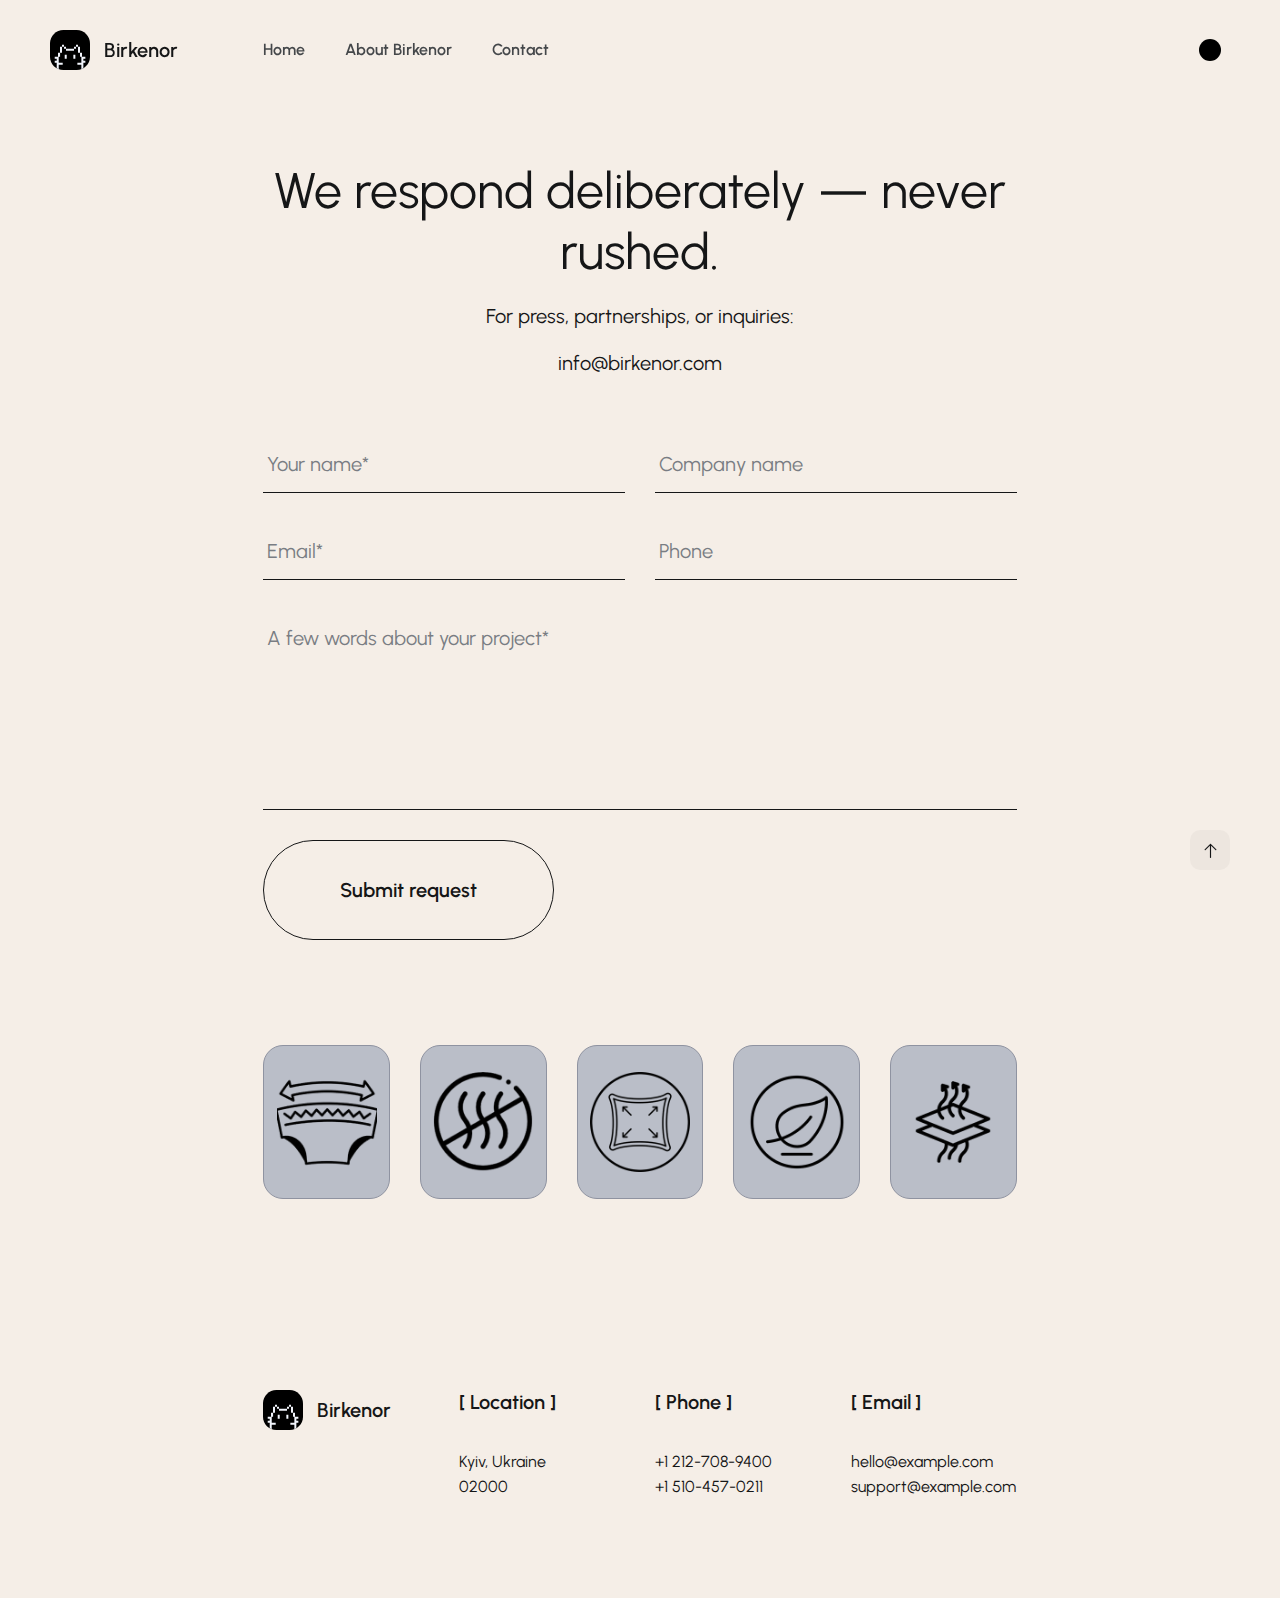
<file: contact.html>
<!DOCTYPE html>
<html lang="en" dir="ltr">

<head>
  <meta charset="UTF-8">

  <!-- Page Title -->
  <title></title>

  <!-- Meta Tags -->
  <meta name="description" content="" content="">
  <meta name="author" content="mix_design">

  <!-- Viewport Meta-->
  <meta http-equiv="X-UA-Compatible" content="IE=edge">
  <meta name="viewport" content="width=device-width, initial-scale=1, maximum-scale=1">

  <!-- Template Favicon & Icons Start -->
  <link rel="icon" href="" sizes="any">
  <link rel="icon" href="" type="image/svg+xml">
  <link rel="apple-touch-icon" href="">
  <link rel="manifest" href="">
  <!-- Template Favicon & Icons End -->

  <!-- Facebook Metadata Start -->
  <meta property="og:image:height" content="1200">
  <meta property="og:image:width" content="1200">
  <meta property="og:title" content="">
  <meta property="og:description" content="">
  <meta property="og:url" content="">
  <meta property="og:image" content="">
  <!-- Facebook Metadata End -->

  <!-- Template Styles Start -->
  <link rel="stylesheet" type="text/css" href="css/loaders/loader.css">
  <link rel="stylesheet" type="text/css" href="css/plugins.css">
  <link rel="stylesheet" type="text/css" href="css/main.css">
  <!-- Template Styles End -->

  <!-- Custom Browser Color Start -->
  <meta name="theme-color" media="(prefers-color-scheme: light)" content="#BABEC8">
  <meta name="theme-color" media="(prefers-color-scheme: dark)" content="#141414">
  <meta name="msapplication-navbutton-color" content="#141414">
  <meta name="apple-mobile-web-app-capable" content="yes">
  <meta name="apple-mobile-web-app-status-bar-style" content="black-translucent">
  <!-- Custom Browser Color End -->
</head>

<body>

  <!-- Loader Start -->
  <!-- <div id="loader" class="loader">
    <div class="loader__wrapper">
      <div class="loader__content">
        <div class="loader__count">
          <span class="count__text">0</span>
          <span class="count__percent">%</span>
        </div>
      </div>
    </div>
  </div> -->
  <!-- Loader End -->

  <!-- Header Start -->
  <header id="header" class="header d-flex justify-content-center loading__fade">
    <!-- Navigation Menu Start -->
    <div class="header__navigation d-flex justify-content-start">
      <nav id="menu" class="menu">
        <ul class="menu__list d-flex justify-content-start">
          <li class="menu__item">
            <a class="menu__link btn" href=index.html>
              <span class="menu__caption">Home</span>
              <i class="ph ph-house-simple"></i>
            </a>
          </li>
         
          <li class="menu__item">
            <a class="menu__link btn" href=AboutPage.html>
              <span class="menu__caption">About Birkenor</span>
              <i class="ph ph-user"></i>
            </a>
          </li>


          <li class="menu__item">
            <a class="menu__link btn" href=contact.html>
              <span class="menu__caption">Contact</span>
              <i class="ph ph-envelope"></i>
            </a>
          </li>
        </ul>
      </nav>
    </div>
    <!-- Navigation Menu End -->
  </header>
  <!-- Header End -->

  <!-- Fixed Logo Start -->
  <div class="logo loading__fade">
    <a href="#home" class="logo__link">
      <!-- logo icon -->
      <svg xmlns="http://www.w3.org/2000/svg" x="0px" y="0px" viewBox="0 0 50 50"
        style="enable-background:new 0 0 50 50;" xml:space="preserve">
        <style type="text/css">
          .mxd-background {
            fill: var(--neutral-bright);
          }

          .mxd-cat {
            clip-path: url(#mxd-path-id);
            fill: var(--t-opp-bright);
          }
        </style>
        <path class="mxd-background" d="M33.4,50H16.7C7.5,50,0,42.5,0,33.3V16.7C0,7.5,7.5,0,16.7,0h16.7C42.5,0,50,7.5,50,16.7v16.7
            C50,42.5,42.5,50,33.4,50z" />
        <g>
          <defs>
            <path id="mxd-clip-path" d="M33.4,50H16.7C7.5,50,0,42.5,0,33.3V16.7C0,7.5,7.5,0,16.7,0h16.7C42.5,0,50,7.5,50,16.7v16.7
                C50,42.5,42.5,50,33.4,50z" />
          </defs>
          <clipPath id="mxd-path-id">
            <use xlink:href="#mxd-clip-path" style="overflow:visible;" />
          </clipPath>
          <path class="mxd-cat" d="M29.2,30.8h2.5v2.5v2.5
              h-2.5v-2.5V30.8z M18.4,33.3v2.5h2.5v-2.5v-2.5h-2.5V33.3z M35,18.3v2.5h-2.5v-2.5H35z M30,23.3h2.5v-2.5H30V23.3z M25,23.3h-2.5
              H20v2.5h2.5H25h2.5H30v-2.5h-2.5H25z M17.5,20.8v2.5H20v-2.5H17.5z M15,18.3v2.5h2.5v-2.5H15z M12.5,23.3v2.5v2.5H15v-2.5v-2.5
              v-2.5h-2.5V23.3z M10,30.8v2.5H8.4H5.9v2.5h2.5v2.5H5.9v2.5h2.5v2.5v2.5v2.5v2.5h2.5v-2.5v-2.5v-2.5h2.5h2.5v-2.5h-2.5h-2.5v-2.5
              v-2.5v-2.5h1.7v-2.5v-2.5H10V30.8z M37.5,23.3v-2.5H35v2.5v2.5v2.5h2.5v-2.5V23.3z M44.2,35.8v-2.5h-2.5H40v-2.5v-2.5h-2.5v2.5v2.5
              h1.7v2.5v2.5v2.5h-2.5h-2.5v2.5h2.5h2.5v2.5v2.5v2.5h2.5v-2.5v-2.5v-2.5v-2.5h2.5v-2.5h-2.5v-2.5H44.2z" />
        </g>
      </svg>
      <!-- logo text -->
      <span class="logo-text">Birkenor</span>
    </a>
  </div>
  <!-- Fixed Logo End -->

  <!-- Fixed Color Switch Start -->
  <div class="color loading__fade">
    <button id="color-switcher" class="color-switcher" type="button" role="switch" aria-label="light/dark mode"
      aria-checked="true"></button>
  </div>
  <!-- Fixed Color Switch End -->

  <!-- Page Content Start -->
  <main id="page-content" class="page-content">


    <section id="contact" class="inner contact inner-grid-bottom no-padding-bottom">
      <div class="inner__wrapper">
        <div class="container-fluid p-0">
          <div class="row g-0">

            <!-- Inner Section Name Start -->
            <div class="col-12 col-xl-2">
              <div class="inner__name">


                <!-- Content Block - Section Name Start -->

              </div>
            </div>
            <!-- Inner Section Name End -->

            <!-- Inner Section Content Start -->
            <div class="col-12 col-xl-8">
              <div class="inner__content">

                <!-- Content Block - H2 Section Title Start -->
                <div class="content__block section-form-title">
                  <div class="block__descr">
                    <h3 class="reveal-type animate-in-up" style="text-align: center;">We respond deliberately — never
                      rushed.</h3>
                    <br>
                    <p style="text-align: center;">For press, partnerships, or inquiries:</p>
                    <br>
                    <p style="text-align: center;">info@birkenor.com</p>
                    <!-- <h4 class="reveal-type animate-in-up" style="text-align: center;" >We respond deliberately — never rushed.</h4> -->
                  </div>
                </div>
                <!-- Content Block - H2 Section Title End -->

                <!-- Content Block - Contact Form Start -->
                <div class="content__block grid-block pre-grid-items">
                  <div class="form-container">

                    <!-- Reply Messages Start -->
                    <div class="form__reply centered text-center">
                      <i class="ph-thin ph-smiley reply__icon"></i>
                      <p class="reply__title">Done!</p>
                      <span class="reply__text">Thanks for your message. I'll get back as soon as possible.</span>
                    </div>
                    <!-- Reply Messages End -->

                    <!-- Contact Form Start -->
                    <form class="form contact-form" id="contact-form">
                      <!-- Hidden Required Fields -->
                      <input type="hidden" name="project_name" value="Birkenor">
                      <input type="hidden" name="admin_email" value="Birkenor@gmail.com">
                      <input type="hidden" name="form_subject" value="Contact Form Message">
                      <!-- END Hidden Required Fields-->
                      <div class="container-fluid p-0">
                        <div class="row gx-0">
                          <div class="col-12 col-md-6 form__item animate-in-up">
                            <input type="text" name="Name" placeholder="Your name*" required>
                          </div>
                          <div class="col-12 col-md-6 form__item animate-in-up">
                            <input type="text" name="Company" placeholder="Company name">
                          </div>
                          <div class="col-12 col-md-6 form__item animate-in-up">
                            <input type="email" name="E-mail" placeholder="Email*" required>
                          </div>
                          <div class="col-12 col-md-6 form__item animate-in-up">
                            <input type="tel" name="Phone" placeholder="Phone">
                          </div>
                          <div class="col-12 form__item animate-in-up">
                            <textarea name="Message" placeholder="A few words about your project*" required></textarea>
                          </div>
                          <div class="col-12 form__item animate-in-up">
                            <button class="btn btn-default hover-default" type="submit">
                              <em></em>
                              <span class="btn-caption">Submit request</span>
                            </button>
                          </div>
                        </div>
                      </div>
                    </form>
                    <!-- Contact Form End -->

                  </div>
                </div>
                <!-- Content Block - Contact Form End -->


                <div class="content__block grid-block">
                  <ul class="socials-cards d-flex justify-content-start flex-wrap">
                    <!-- socials cards single item -->
                    <li class="socials-cards__item grid-item d-flex animate-card-5">
                      <a class="socials-cards__link d-flex align-items-center justify-content-center" target="_blank">
                        <em></em>
                        <img src="img/imgss/features_5.png" alt="Pinterest" style="width: 100px; height:  100px;">
                      </a>
                    </li>
                    <!-- socials cards single item -->
                    <li class="socials-cards__item grid-item d-flex animate-card-5">
                      <a class="socials-cards__link d-flex align-items-center justify-content-center" target="_blank">
                        <em></em>
                        <img src="img/imgss/features_4.png" alt="Pinterest" style="width: 100px; height:  100px;">
                      </a>
                    </li>
                    <!-- socials cards single item -->
                    <li class="socials-cards__item grid-item d-flex animate-card-5">
                      <a class="socials-cards__link d-flex align-items-center justify-content-center" target="_blank">
                        <em></em>
                        <img src="img/imgss/features_3.png" alt="Pinterest" style="width: 100px; height:  100px;">
                      </a>
                    </li>
                    <!-- socials cards single item -->
                    <li class="socials-cards__item grid-item d-flex animate-card-5">
                      <a class="socials-cards__link d-flex align-items-center justify-content-center" target="_blank">
                        <em></em>
                        <img src="img/imgss/features_2.png" alt="Pinterest" style="width: 100px; height:  100px;">
                      </a>
                    </li>
                    <!-- socials cards single item -->
                    <li class="socials-cards__item grid-item d-flex animate-card-5">
                      <a class="socials-cards__link d-flex align-items-center justify-content-center" target="_blank">
                        <em></em>
                        <img src="img/imgss/features_1.png" alt="Pinterest" style="width: 100px; height:  100px;">
                      </a>
                    </li>

                  </ul>
                </div>
                <!-- Content Block - Socials Cards End -->

                <!-- Footer Start -->
                <footer class="footer">
                  <div class="container-fluid p-0">
                    <div class="row g-0">
                      <div class="col-12">

                        <!-- Content Block - Footer Email Link End -->

                        <!-- Content Block - Contact Data Start -->
                        <div class="content__block grid-block">
                          <div class="container-fluid p-0 contact-data">
                            <div class="row g-0">
                              <div class="col-12 col-lg-3 contact-data__item grid-item">
                                <a href="#home" class="footer-logo logo-text animate-in-up">
                                  <!-- logo icon -->
                                  <svg xmlns="http://www.w3.org/2000/svg" x="0px" y="0px" viewBox="0 0 50 50"
                                    style="enable-background:new 0 0 50 50;" xml:space="preserve">
                                    <style type="text/css">
                                      .mxd-background {
                                        fill: var(--neutral-bright);
                                      }

                                      .mxd-cat {
                                        clip-path: url(#mxd-path-id-2);
                                        fill: var(--t-opp-bright);
                                      }
                                    </style>
                                    <path class="mxd-background" d="M33.4,50H16.7C7.5,50,0,42.5,0,33.3V16.7C0,7.5,7.5,0,16.7,0h16.7C42.5,0,50,7.5,50,16.7v16.7
                                          C50,42.5,42.5,50,33.4,50z" />
                                    <g>
                                      <defs>
                                        <path id="mxd-clip-path-2" d="M33.4,50H16.7C7.5,50,0,42.5,0,33.3V16.7C0,7.5,7.5,0,16.7,0h16.7C42.5,0,50,7.5,50,16.7v16.7
                                              C50,42.5,42.5,50,33.4,50z" />
                                      </defs>
                                      <clipPath id="mxd-path-id-2">
                                        <use xlink:href="#mxd-clip-path-2" style="overflow:visible;" />
                                      </clipPath>
                                      <path class="mxd-cat"
                                        d="M29.2,30.8h2.5v2.5v2.5
                                            h-2.5v-2.5V30.8z M18.4,33.3v2.5h2.5v-2.5v-2.5h-2.5V33.3z M35,18.3v2.5h-2.5v-2.5H35z M30,23.3h2.5v-2.5H30V23.3z M25,23.3h-2.5
                                            H20v2.5h2.5H25h2.5H30v-2.5h-2.5H25z M17.5,20.8v2.5H20v-2.5H17.5z M15,18.3v2.5h2.5v-2.5H15z M12.5,23.3v2.5v2.5H15v-2.5v-2.5
                                            v-2.5h-2.5V23.3z M10,30.8v2.5H8.4H5.9v2.5h2.5v2.5H5.9v2.5h2.5v2.5v2.5v2.5v2.5h2.5v-2.5v-2.5v-2.5h2.5h2.5v-2.5h-2.5h-2.5v-2.5
                                            v-2.5v-2.5h1.7v-2.5v-2.5H10V30.8z M37.5,23.3v-2.5H35v2.5v2.5v2.5h2.5v-2.5V23.3z M44.2,35.8v-2.5h-2.5H40v-2.5v-2.5h-2.5v2.5v2.5
                                            h1.7v2.5v2.5v2.5h-2.5h-2.5v2.5h2.5h2.5v2.5v2.5v2.5h2.5v-2.5v-2.5v-2.5v-2.5h2.5v-2.5h-2.5v-2.5H44.2z" />
                                    </g>
                                  </svg>
                                  <!-- logo text -->
                                  <span>Birkenor</span>
                                </a>
                              </div>
                              <div class="col-12 col-md-4 col-lg-3 contact-data__item grid-item">
                                <p class="contact-data__title tagline-chapter animate-in-up">Location</p>
                                <p class="contact-data__text small type-basic-160lh">
                                  <a class="link-small-160lh animate-in-up"
                                    href="https://maps.app.goo.gl/CGucvMFbkYuZiprv6" target="_blank">Kyiv,
                                    Ukraine<br>02000</a>
                                </p>
                              </div>
                              <div class="col-12 col-md-4 col-lg-3 contact-data__item grid-item">
                                <p class="contact-data__title tagline-chapter animate-in-up">Phone</p>
                                <p class="contact-data__text small type-basic-160lh">
                                  <a class="link-small-160lh animate-in-up" href="tel:+12127089400">+1 212-708-9400</a>
                                  <br>
                                  <a class="link-small-160lh animate-in-up" href="tel:+15104570211">+1 510-457-0211</a>
                                </p>
                              </div>
                              <div class="col-12 col-md-4 col-lg-3 contact-data__item grid-item">
                                <p class="contact-data__title tagline-chapter animate-in-up">Email</p>
                                <p class="contact-data__text small type-basic-160lh">
                                  <a class="link-small-160lh animate-in-up"
                                    href="mailto:example@example.com?subject=Message%20from%20your%20site">hello@example.com</a>
                                  <br>
                                  <a class="link-small-160lh animate-in-up"
                                    href="mailto:example@example.com?subject=Message%20from%20your%20site">support@example.com</a>
                                </p>
                              </div>
                            </div>
                          </div>
                        </div>
                        <!-- Content Block - Contact Data End -->

                      </div>
                    </div>
                  </div>
                </footer>
                <!-- Footer End -->

              </div>
            </div>
            <!-- Inner Section Content End -->

            <!-- Inner Section Aside Start -->
            <div class="col-12 col-xl-2"></div>
            <!-- Inner Section Aside End -->

          </div>
        </div>
      </div>
    </section>
    <!-- Inner Section - Contact - End -->

  </main>
  <!-- Page Content End -->

  <!-- Bottom Background Images Start -->
  <!-- <div class="bottom__background bottom-bg-02">
    <div class="bottom-bg-02__02 animate-card-2">
      <img src="img/backgrounds/1200x1553_bg04.webp" alt="Template background image">
    </div>
    <div class="bottom-bg-02__01 animate-card-2">
      <img src="img/backgrounds/1200x1200_bg05.webp" alt="Template background image">
    </div>
  </div> -->
  <!-- Bottom Background Images End -->

  <!-- Mobile Menu Bottom Placeholder Start -->
  <div class="header-offset"></div>
  <!-- Mobile Menu Bottom Placeholder End -->

  <!-- To Top Button Start -->
  <a href="#0" id="to-top" class="btn btn-to-top slide-up">
    <i class="ph ph-arrow-up"></i>
  </a>
  <!-- To Top Button End -->

  <!-- Root element of PhotoSwipe. Must have class pswp. -->
  <div class="pswp" tabindex="-1" role="dialog" aria-hidden="true">

    <!-- Background of PhotoSwipe.
      It's a separate element, as animating opacity is faster than rgba(). -->
    <div class="pswp__bg"></div>

    <!-- Slides wrapper with overflow:hidden. -->
    <div class="pswp__scroll-wrap">

      <!-- Container that holds slides. PhotoSwipe keeps only 3 slides in DOM to save memory. -->
      <!-- don't modify these 3 pswp__item elements, data is added later on. -->
      <div class="pswp__container">
        <div class="pswp__item"></div>
        <div class="pswp__item"></div>
        <div class="pswp__item"></div>
      </div>

      <!-- Default (PhotoSwipeUI_Default) interface on top of sliding area. Can be changed. -->
      <div class="pswp__ui pswp__ui--hidden">

        <div class="pswp__top-bar">

          <!--  Controls are self-explanatory. Order can be changed. -->

          <div class="pswp__counter"></div>

          <button class="pswp__button pswp__button--close link-s" title="Close (Esc)"></button>

          <button class="pswp__button pswp__button--share link-s" title="Share"></button>

          <button class="pswp__button pswp__button--fs link-s" title="Toggle fullscreen"></button>

          <button class="pswp__button pswp__button--zoom link-s" title="Zoom in/out"></button>

          <!-- Preloader demo http://codepen.io/dimsemenov/pen/yyBWoR -->
          <!-- element will get class pswp__preloader-active when preloader is running -->
          <div class="pswp__preloader">
            <div class="pswp__preloader__icn">
              <div class="pswp__preloader__cut">
                <div class="pswp__preloader__donut"></div>
              </div>
            </div>
          </div>
        </div>

        <div class="pswp__share-modal pswp__share-modal--hidden pswp__single-tap">
          <div class="pswp__share-tooltip"></div>
        </div>

        <button class="pswp__button pswp__button--arrow--left link-s" title="Previous (arrow left)"></button>

        <button class="pswp__button pswp__button--arrow--right link-s" title="Next (arrow right)"></button>

        <div class="pswp__caption">
          <div class="pswp__caption__center"></div>
        </div>

      </div>

    </div>

  </div>

  <!-- Load Scripts Start -->
  <script src="js/libs.min.js"></script>
  <script src="js/gallery-init.js"></script>
  <script src="js/app.js"></script>
  <!-- Load Scripts End -->

</body>

</html>
</file>
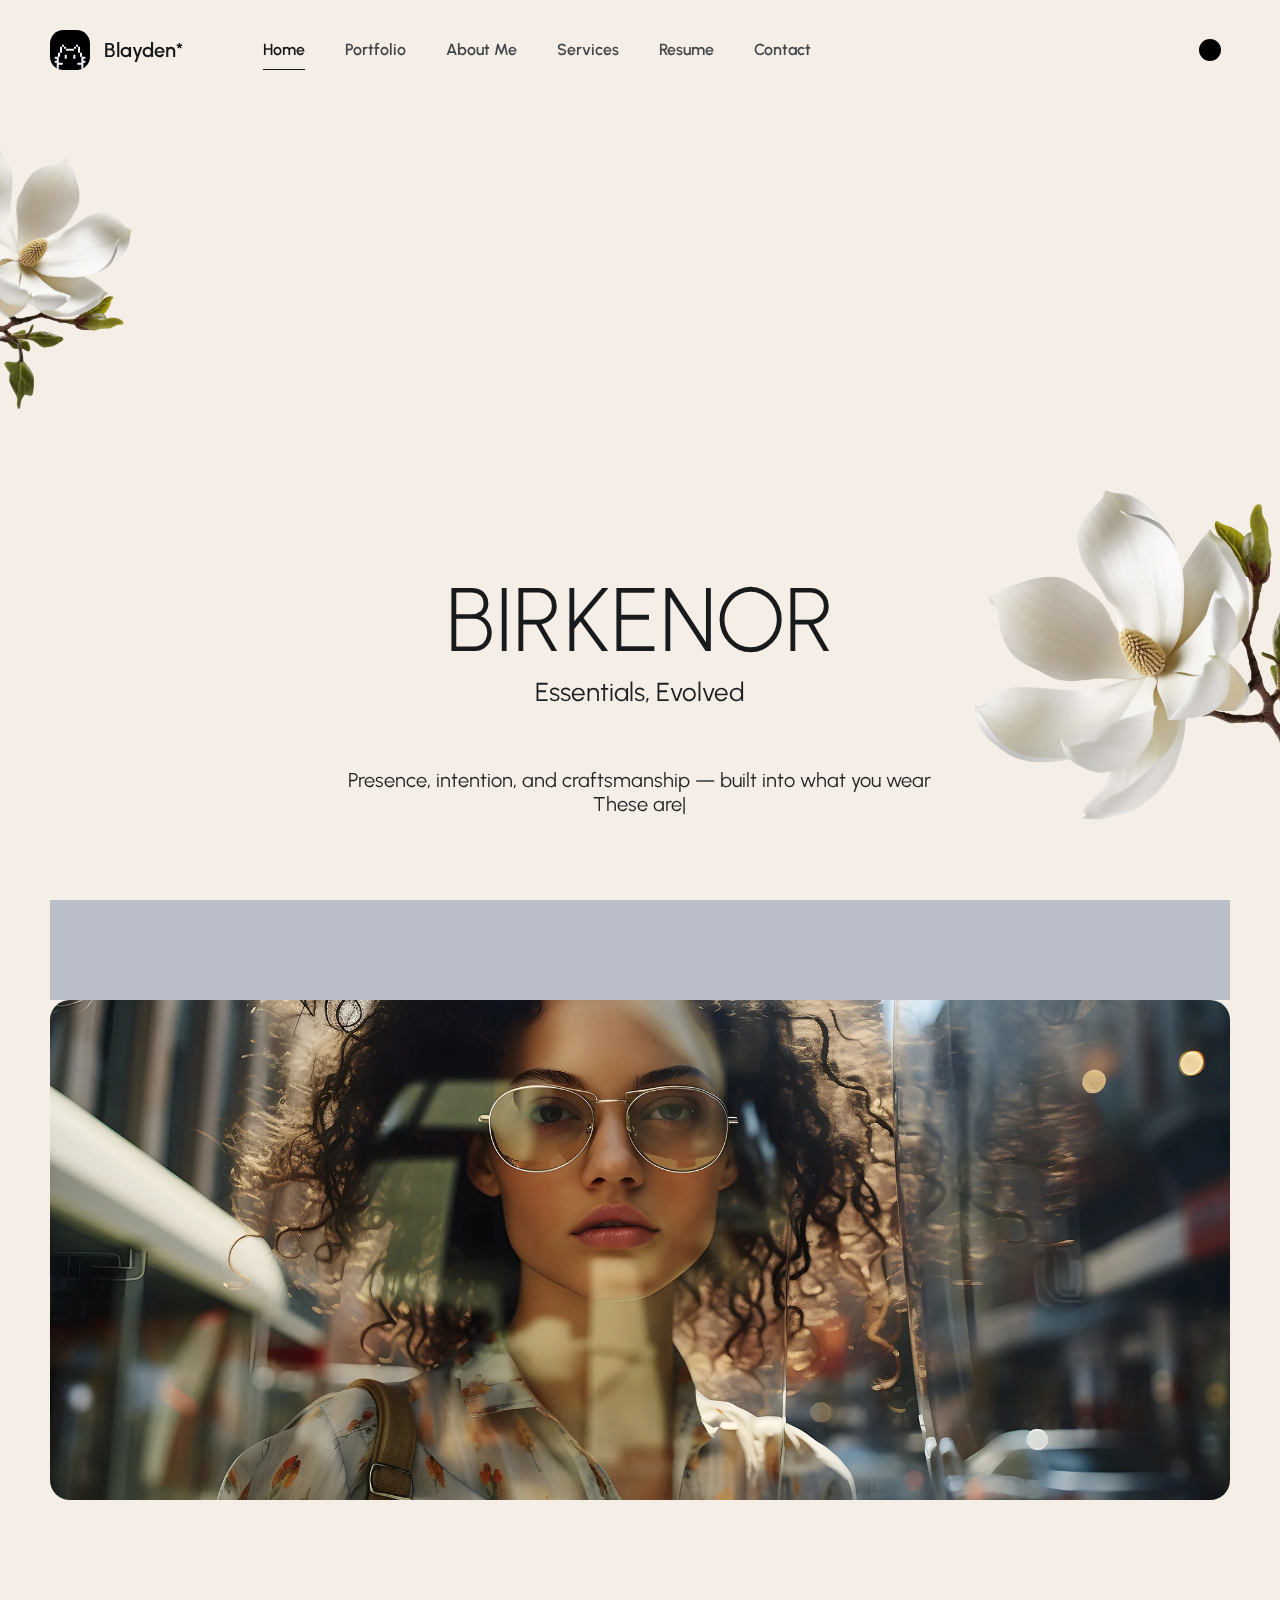
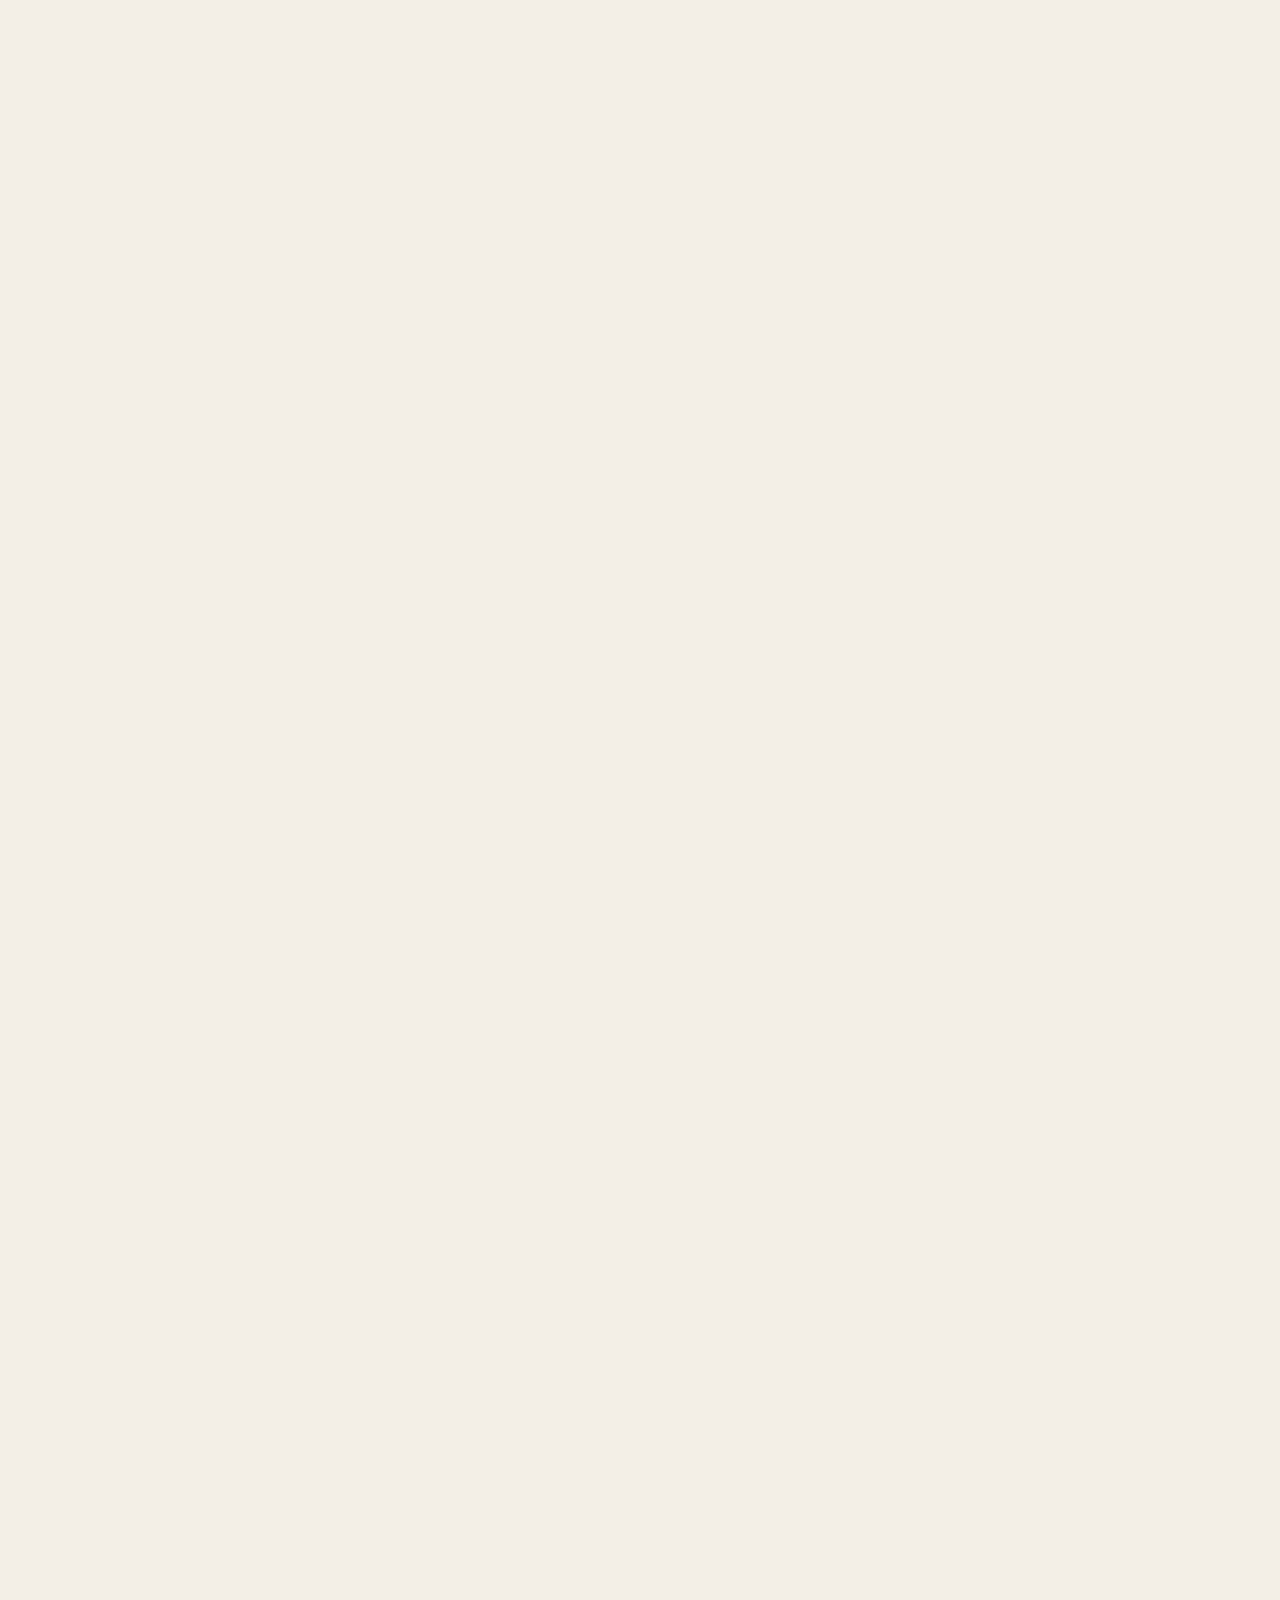
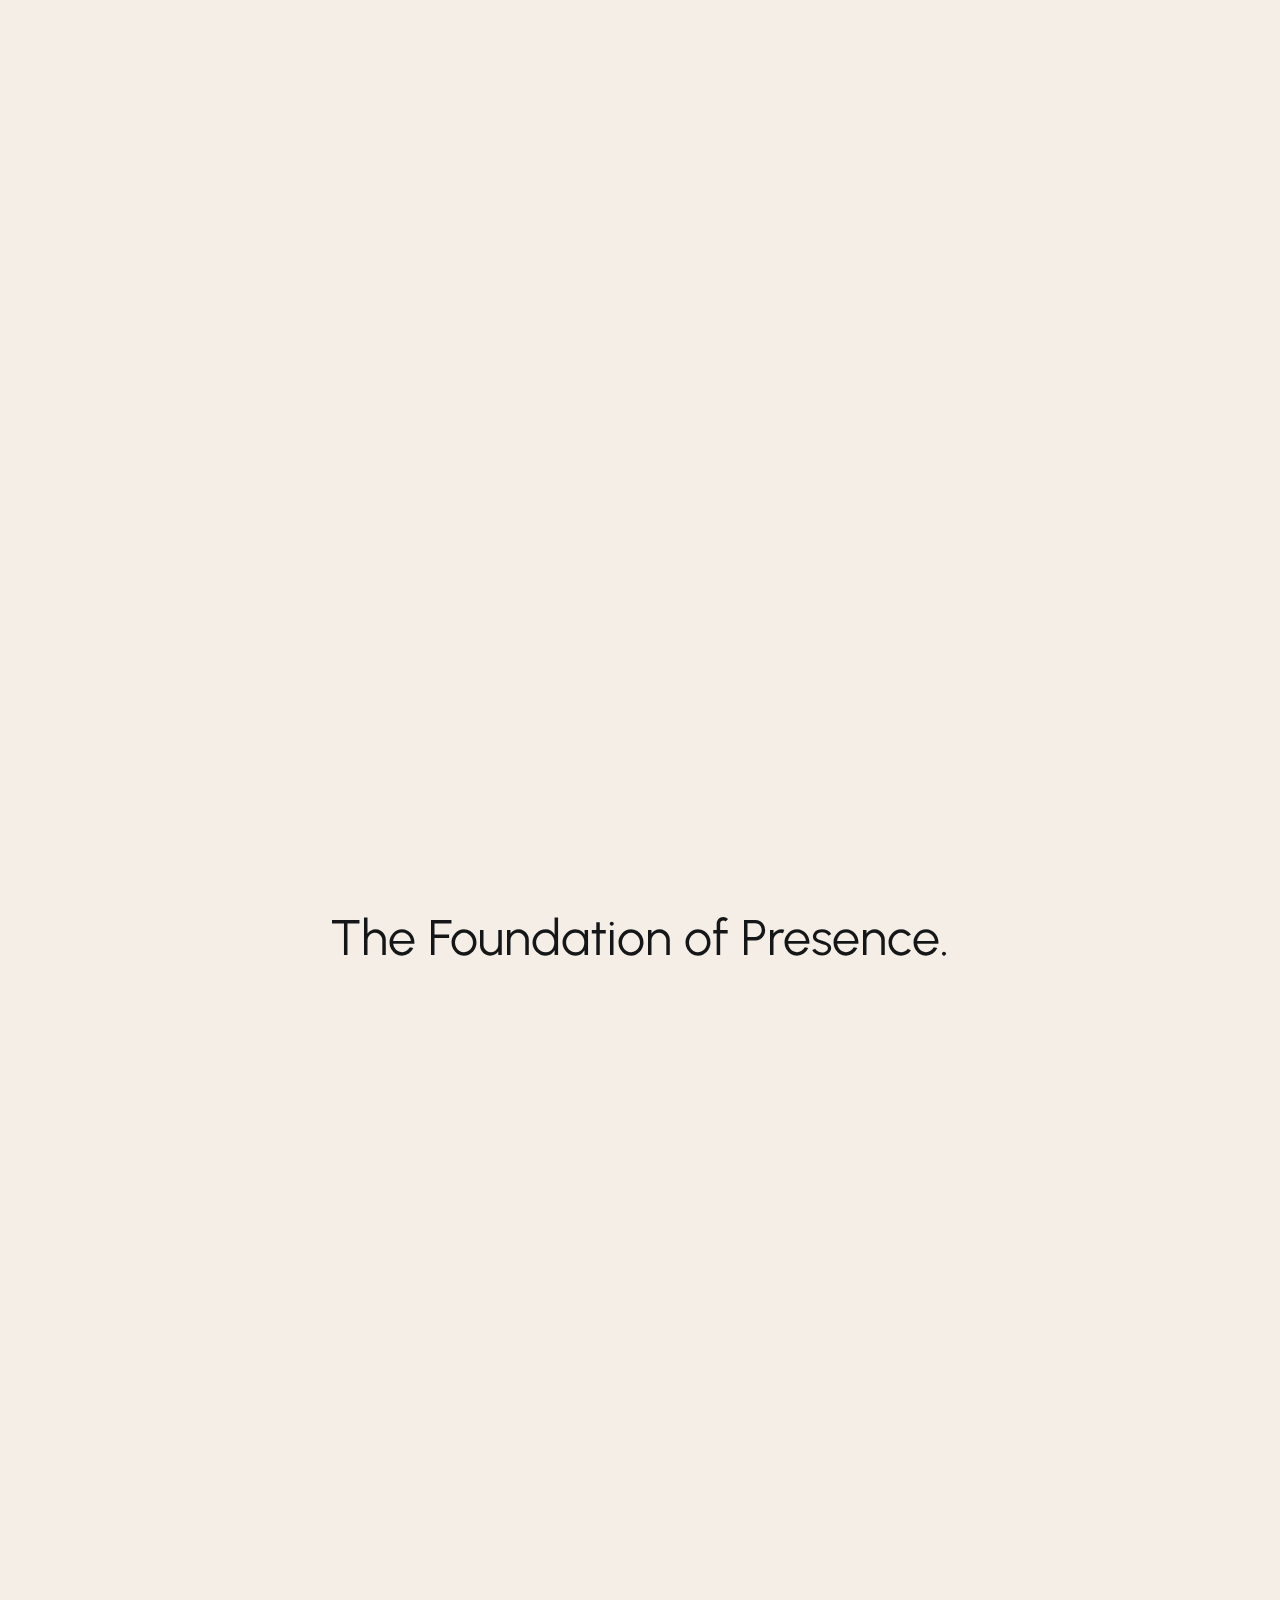
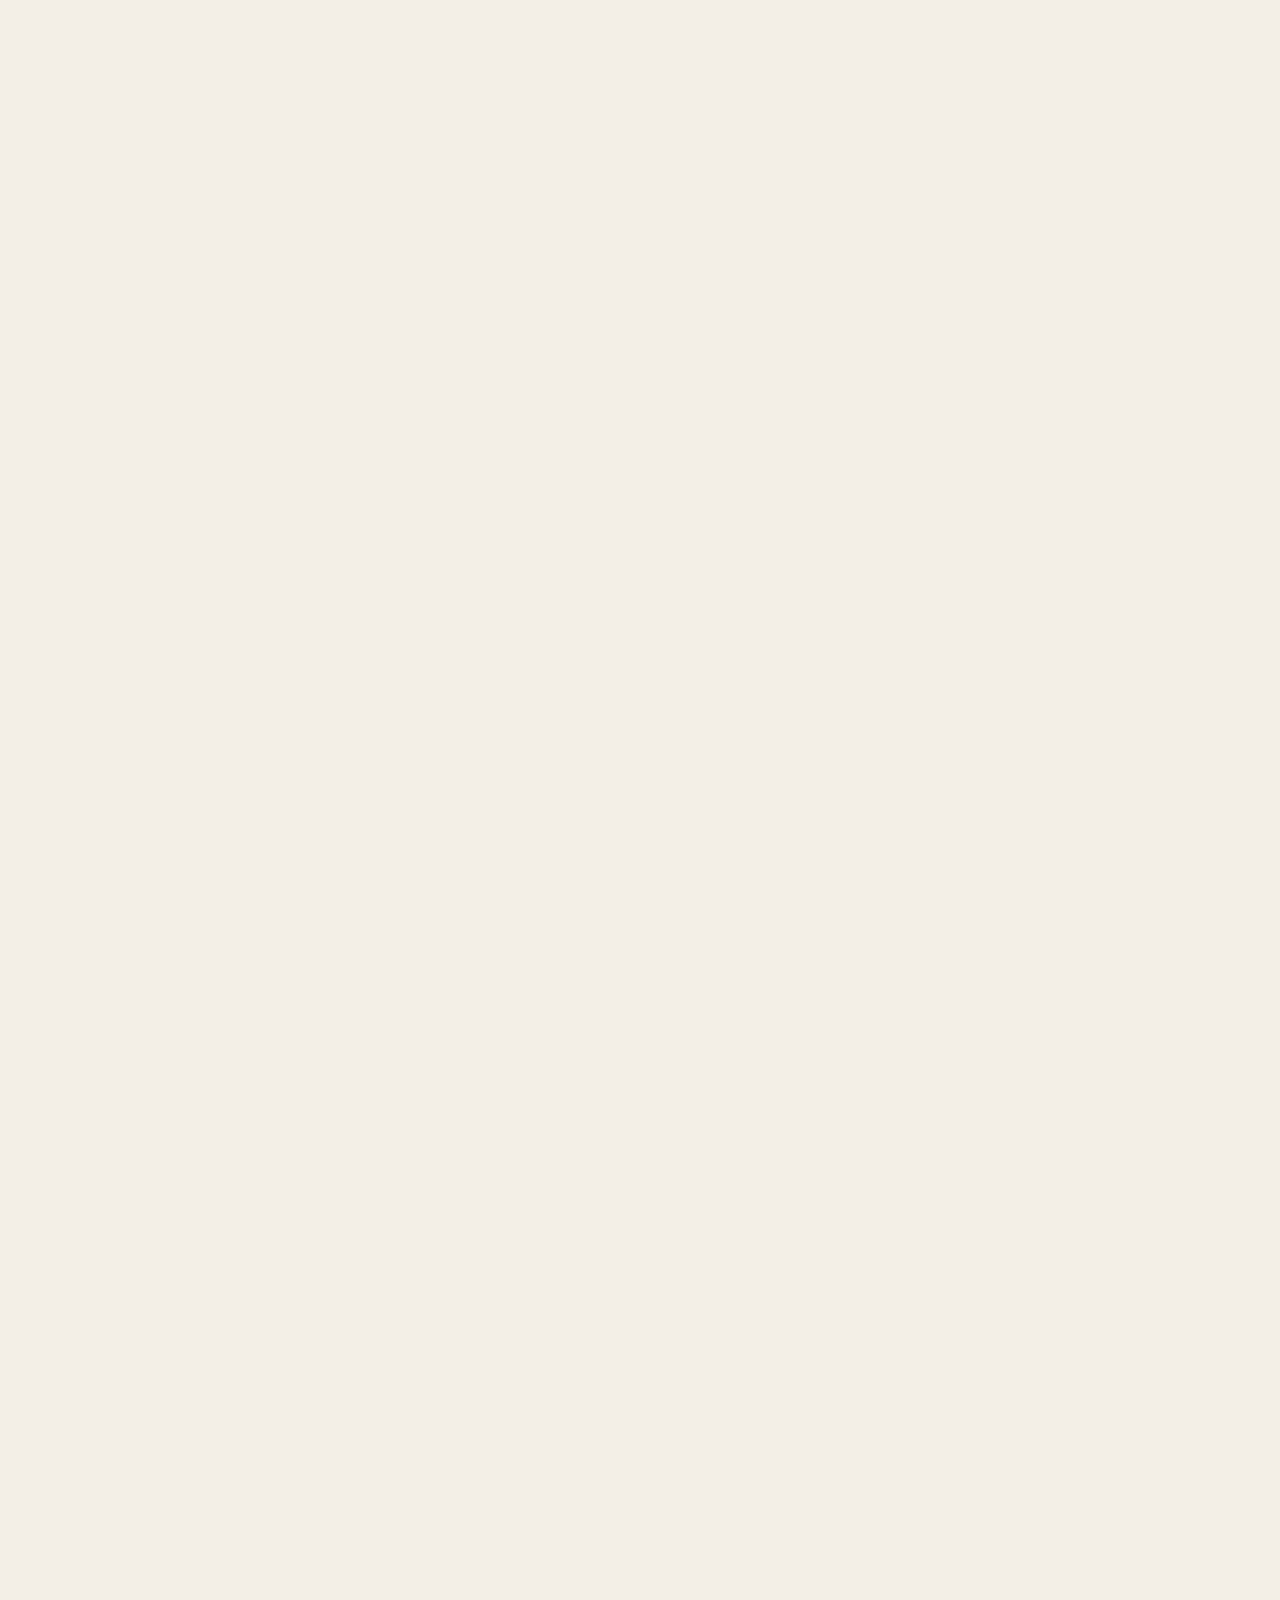
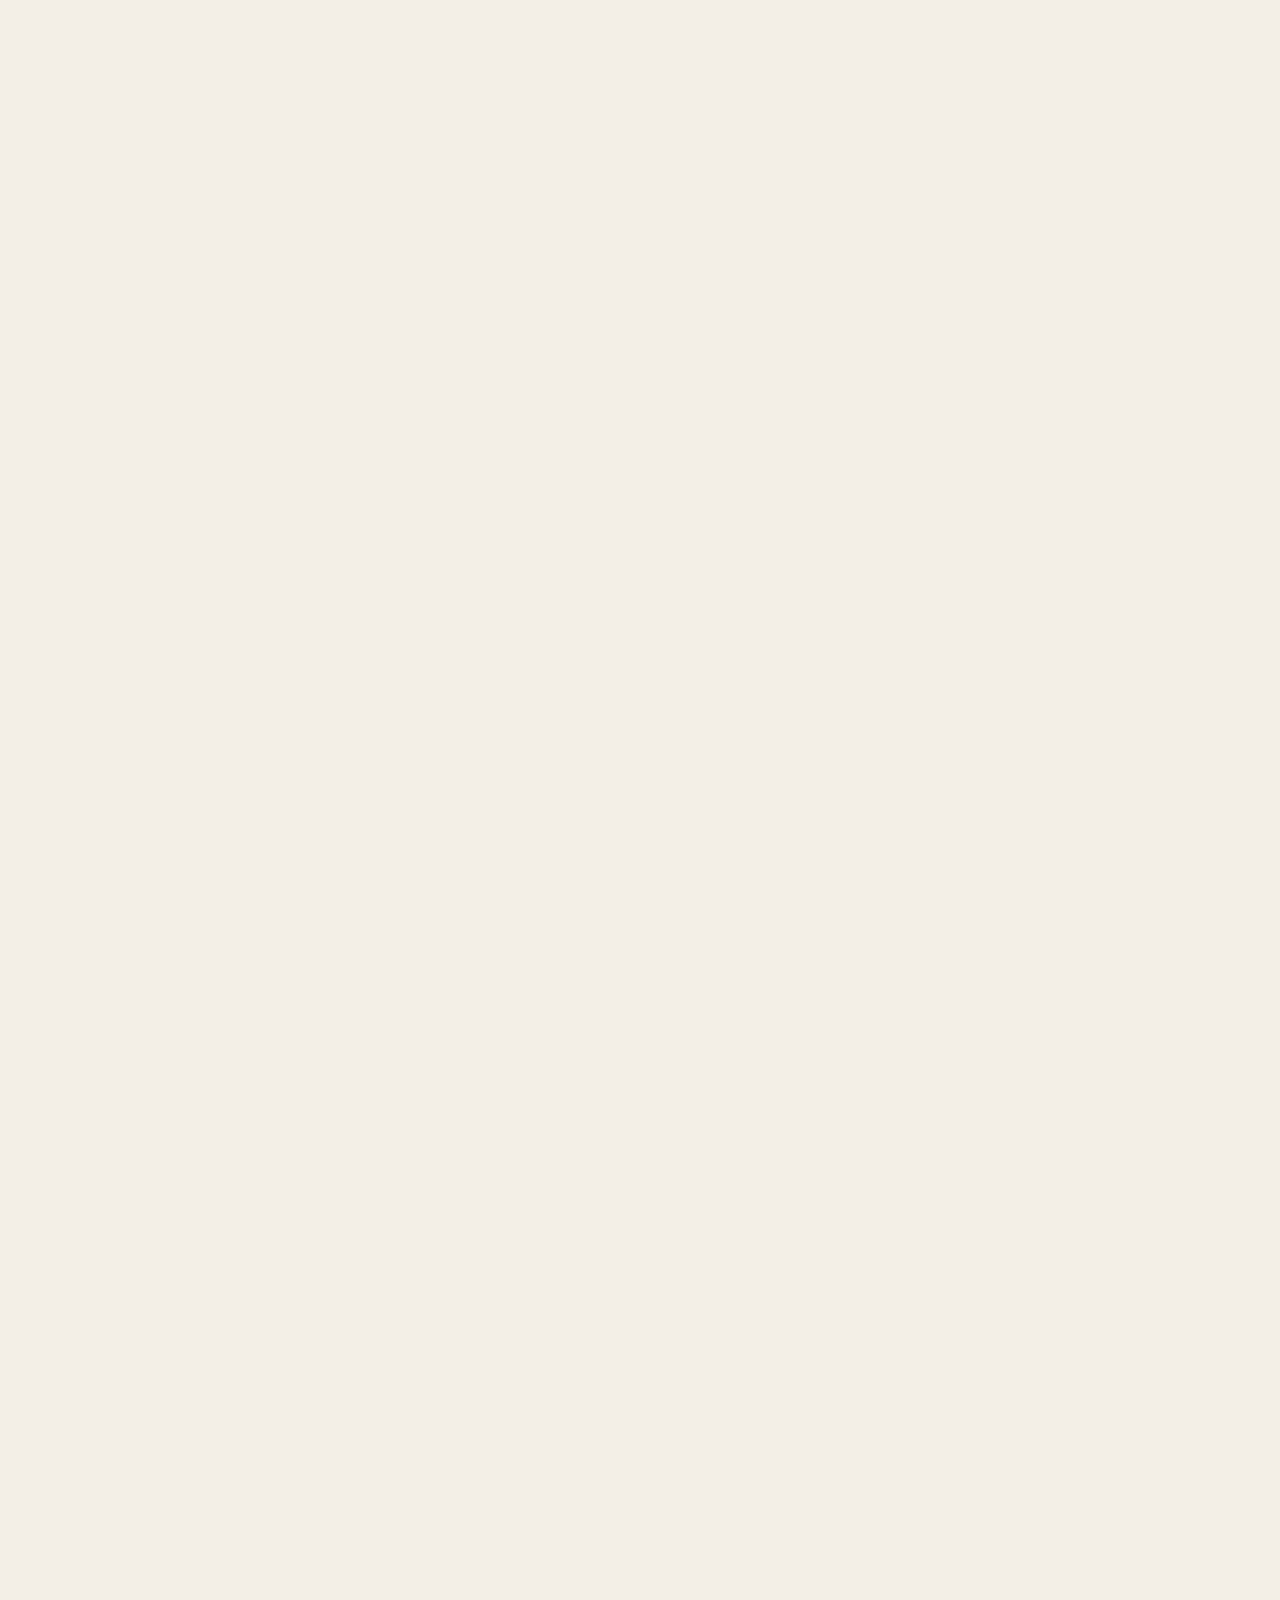
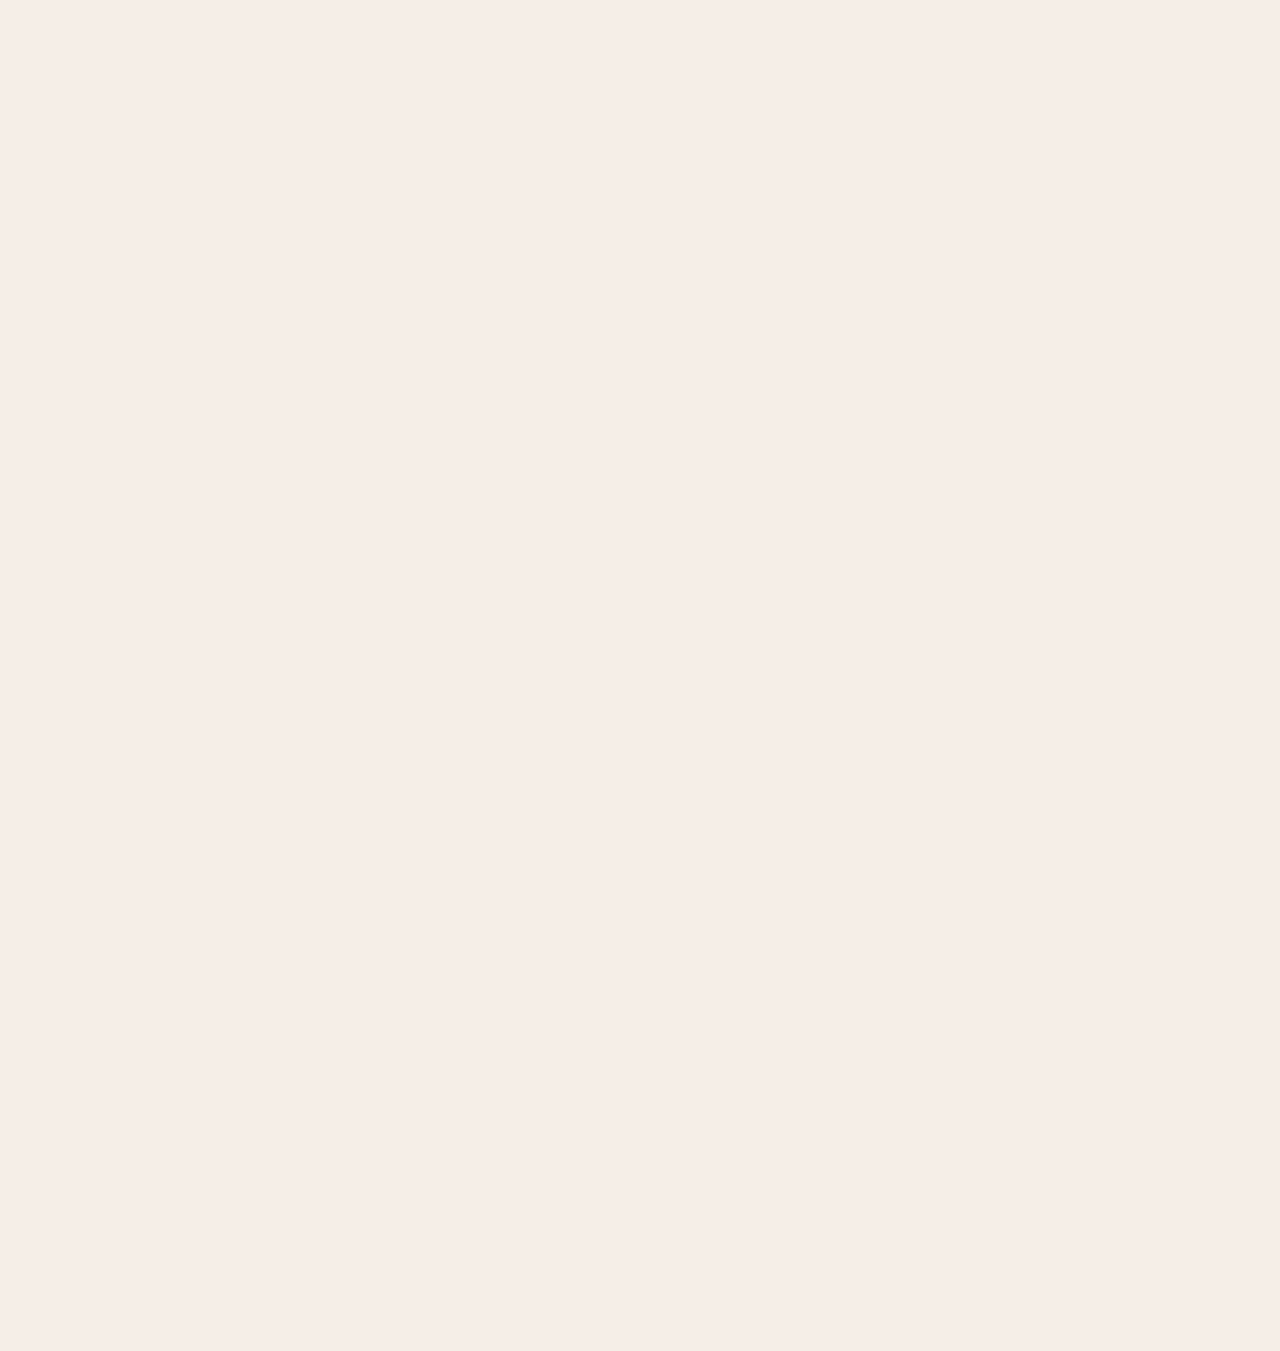
<file: index-demo-3.html>
<!DOCTYPE html>
<html lang="en" dir="ltr">

<head>
  <meta charset="UTF-8">

  <!-- Page Title -->
  <title>Blayden - Personal Portfolio & Resume HTML Template</title>

  <!-- Meta Tags -->
  <meta name="description"
    content="Show yourself brightly with Blayden - clean and creative portfolio and resume template!">
  <meta name="keywords"
    content="mix_design, resume, portfolio, personal page, cv, template, one page, responsive, html5, css3, creative, clean">
  <meta name="author" content="mix_design">

  <!-- Viewport Meta-->
  <meta http-equiv="X-UA-Compatible" content="IE=edge">
  <meta name="viewport" content="width=device-width, initial-scale=1, maximum-scale=1">

  <!-- Template Favicon & Icons Start -->
  <link rel="icon" href="img/favicon/favicon.ico" sizes="any">
  <link rel="icon" href="img/favicon/icon.svg" type="image/svg+xml">
  <link rel="apple-touch-icon" href="img/favicon/apple-touch-icon.png">
  <link rel="manifest" href="img/favicon/manifest.webmanifest">
  <!-- Template Favicon & Icons End -->

  <!-- Facebook Metadata Start -->
  <meta property="og:image:height" content="1200">
  <meta property="og:image:width" content="1200">
  <meta property="og:title" content="Blayden - Personal Portfolio & Resume HTML Template">
  <meta property="og:description"
    content="Show yourself brightly with Blayden - clean and creative portfolio and resume template!">
  <meta property="og:url" content="https://mixdesign.club/themeforest/blayden">
  <meta property="og:image" content="https://mixdesign.club/themeforest/blayden/img/og-image.jpg">
  <!-- Facebook Metadata End -->

  <!-- Template Styles Start -->
  <link rel="stylesheet" type="text/css" href="css/loaders/loader.css">
  <link rel="stylesheet" type="text/css" href="css/plugins.css">
  <link rel="stylesheet" type="text/css" href="css/main.css">
  <!-- Template Styles End -->

  <!-- Custom Browser Color Start -->
  <meta name="theme-color" media="(prefers-color-scheme: light)" content="#BABEC8">
  <meta name="theme-color" media="(prefers-color-scheme: dark)" content="#141414">
  <meta name="msapplication-navbutton-color" content="#141414">
  <meta name="apple-mobile-web-app-capable" content="yes">
  <meta name="apple-mobile-web-app-status-bar-style" content="black-translucent">
  <!-- Custom Browser Color End -->
</head>

<body>

  <!-- Loader Start -->
  <!-- <div id="loader" class="loader">
      <div class="loader__wrapper">
        <div class="loader__content">
          <div class="loader__count">
            <span class="count__text">0</span>
            <span class="count__percent">%</span>
          </div>
        </div>
      </div>
    </div> -->
  <!-- Loader End -->

  <!-- Header Start -->
  <header id="header" class="header d-flex justify-content-center loading__fade">
    <!-- Navigation Menu Start -->
    <div class="header__navigation d-flex justify-content-start">
      <nav id="menu" class="menu">
        <ul class="menu__list d-flex justify-content-start">
          <li class="menu__item">
            <a class="menu__link btn" href="#home">
              <span class="menu__caption">Home</span>
              <i class="ph ph-house-simple"></i>
            </a>
          </li>
          <li class="menu__item">
            <a class="menu__link btn" href="#portfolio">
              <span class="menu__caption">Portfolio</span>
              <i class="ph ph-squares-four"></i>
            </a>
          </li>
          <li class="menu__item">
            <a class="menu__link btn" href="#about">
              <span class="menu__caption">About Me</span>
              <i class="ph ph-user"></i>
            </a>
          </li>
          <li class="menu__item">
            <a class="menu__link btn" href="#services">
              <span class="menu__caption">Services</span>
              <i class="ph ph-sticker"></i>
            </a>
          </li>
          <li class="menu__item">
            <a class="menu__link btn" href="#resume">
              <span class="menu__caption">Resume</span>
              <i class="ph ph-article"></i>
            </a>
          </li>
          <li class="menu__item">
            <a class="menu__link btn" href="#contact">
              <span class="menu__caption">Contact</span>
              <i class="ph ph-envelope"></i>
            </a>
          </li>
        </ul>
      </nav>
    </div>
    <!-- Navigation Menu End -->
  </header>
  <!-- Header End -->

  <!-- Fixed Logo Start -->
  <div class="logo loading__fade">
    <a href="#home" class="logo__link">
      <!-- logo icon -->
      <svg xmlns="http://www.w3.org/2000/svg" x="0px" y="0px" viewBox="0 0 50 50"
        style="enable-background:new 0 0 50 50;" xml:space="preserve">
        <style type="text/css">
          .mxd-background {
            fill: var(--neutral-bright);
          }

          .mxd-cat {
            clip-path: url(#mxd-path-id);
            fill: var(--t-opp-bright);
          }
        </style>
        <path class="mxd-background" d="M33.4,50H16.7C7.5,50,0,42.5,0,33.3V16.7C0,7.5,7.5,0,16.7,0h16.7C42.5,0,50,7.5,50,16.7v16.7
            C50,42.5,42.5,50,33.4,50z" />
        <g>
          <defs>
            <path id="mxd-clip-path" d="M33.4,50H16.7C7.5,50,0,42.5,0,33.3V16.7C0,7.5,7.5,0,16.7,0h16.7C42.5,0,50,7.5,50,16.7v16.7
                C50,42.5,42.5,50,33.4,50z" />
          </defs>
          <clipPath id="mxd-path-id">
            <use xlink:href="#mxd-clip-path" style="overflow:visible;" />
          </clipPath>
          <path class="mxd-cat" d="M29.2,30.8h2.5v2.5v2.5
              h-2.5v-2.5V30.8z M18.4,33.3v2.5h2.5v-2.5v-2.5h-2.5V33.3z M35,18.3v2.5h-2.5v-2.5H35z M30,23.3h2.5v-2.5H30V23.3z M25,23.3h-2.5
              H20v2.5h2.5H25h2.5H30v-2.5h-2.5H25z M17.5,20.8v2.5H20v-2.5H17.5z M15,18.3v2.5h2.5v-2.5H15z M12.5,23.3v2.5v2.5H15v-2.5v-2.5
              v-2.5h-2.5V23.3z M10,30.8v2.5H8.4H5.9v2.5h2.5v2.5H5.9v2.5h2.5v2.5v2.5v2.5v2.5h2.5v-2.5v-2.5v-2.5h2.5h2.5v-2.5h-2.5h-2.5v-2.5
              v-2.5v-2.5h1.7v-2.5v-2.5H10V30.8z M37.5,23.3v-2.5H35v2.5v2.5v2.5h2.5v-2.5V23.3z M44.2,35.8v-2.5h-2.5H40v-2.5v-2.5h-2.5v2.5v2.5
              h1.7v2.5v2.5v2.5h-2.5h-2.5v2.5h2.5h2.5v2.5v2.5v2.5h2.5v-2.5v-2.5v-2.5v-2.5h2.5v-2.5h-2.5v-2.5H44.2z" />
        </g>
      </svg>
      <!-- logo text -->
      <span class="logo-text">Blayden*</span>
    </a>
  </div>
  <!-- Fixed Logo End -->

  <!-- Fixed Color Switch Start -->
  <div class="color loading__fade">
    <button id="color-switcher" class="color-switcher" type="button" role="switch" aria-label="light/dark mode"
      aria-checked="true"></button>
  </div>
  <!-- Fixed Color Switch End -->

  <!-- Page Content Start -->
  <main id="page-content" class="page-content">

    <!-- Main Section Start -->
    <section id="home" class="main home">

      <!-- Main Section Intro Start -->
      <div class="main__intro intro-95-desktop">

        <!-- Intro Background Start -->
        <div class="intro__background intro-bg-02">
          <div class="intro-bg-02__01" data-speed="0.6">
            <img src="img/backgrounds/1200x1200_bg03.webp" alt="Blayden Decorative Image">
          </div>
          <div class="intro-bg-02__02" data-speed="0.8">
            <img src="img/backgrounds/1200x1553_bg04.webp" alt="Blayden Decorative Image">
          </div>
        </div>
        <!-- Intro Background End -->

        <div class="container-fluid p-0 fullheight-desktop">
          <div class="row g-0 fullheight-desktop align-items-xl-stretch">

            <!-- Intro Data Line #1 (if needed) Start -->
            <div class="col-12 col-xl-2"></div>
            <!-- Intro Data Line #1 (if needed) End -->

            <!-- Intro Content Start -->
            <div class="col-12 col-xl-8 fullheight-desktop"
              style="display: flex; align-items: center; justify-content: center;">

              <!-- Headline Start -->
              <div id="headline"
                class="headline headline-95-desktop d-flex align-items-center justify-content-center flex-column text-center loading-wrap"
                style="text-align: center; width: 100%;">

                <h2 class="headline__title loading__item" style="text-align: center;">BIRKENOR</h2>
                <h4 class="headline__title loading__item" style="text-align: center;">Essentials, Evolved</h4>
                <p class="headline__subtitle space-top animated-type loading__item" style="text-align: center;">
                  Presence, intention, and craftsmanship — built into what you wear
                  <br>
                  <!-- <span id="typed-strings"> 
            <b>UI/UX designer</b> 
            <b>3D Artist</b> 
            <b>Illustrator</b> 
          </span> -->
                  <span id="typed"></span>
                </p>
              </div>
              <!-- Headline End -->

            </div>
            <!-- Intro Content End -->

            <!-- Intro Data Line #2 (if needed) Start -->
            <div class="col-12 col-xl-2"></div>
            <!-- Intro Data Line #2 (if needed) End -->

          </div>
        </div>
      </div>
      <!-- Main Section Intro End -->

      <!-- Main Section Media Start -->
      <div class="main__media media-stack-bottom">
        <div class="container-fluid p-0">
          <div class="row g-0">

            <!-- Media Fullwidth Divider Start -->
            <div class="media__fullwidth">

              <!-- Marquee V1 Divider Start -->
              <div class="items items--gsap">
                <div class="items__container">
                  <!-- single item -->

                  <!-- single item -->




                </div>
              </div>
              <!-- Marquee V1 Divider End -->

            </div>
            <!-- Media Fullwidth Divider End -->

            <!-- Media Data Line #1 (if needed) Start -->




          </div>
          <!-- Media Content End -->

          <!-- Media Data Line #2 (if needed) Start -->
          <div class="col-12 col-xl-2"></div>
          <!-- Media Data Line #2 (if needed) End -->

        </div>
      </div>
      </div>
      <!-- Main Section Media End -->

    </section>
    <!-- Main Section End -->

    <!-- Inner Section - Portfolio - Start -->
    <section id="portfolio" class="inner inner-stack-bottom no-padding-top portfolio">
      <div class="inner__wrapper">
        <div class="container-fluid p-0">
          <div class="row g-0">

            <!-- Inner Section Content Start -->
            <div class="col-12">
              <div class="inner__content">

                <!-- Content Block - Portfolio Stacking Cards Start -->
                <div class="content__block">
                  <div class="stack-wrapper">
                    <div class="stack-offset solid-block"></div>
                    <div class="portfolio-stack">



                      <div class="stack-item">
                        <div data-mfp-src="#portfolio-popup-4"
                          class="portfolio-stack__inner portfolio-item-4 popup-trigger">
                          <div class="portfolio-stack__descr">


                          </div>
                        </div>
                      </div>
                    </div>
                  </div>
                </div>
                <!-- Content Block - Portfolio Stacking Cards End -->

              </div>
            </div>
            <!-- Inner Section Content End -->

            <!-- Portfilio Single Item Popup №1 Start -->
            <div id="portfolio-popup-1" class="popup mfp-hide" data-lenis-prevent="">

              <!-- Popup Close Button Start -->
              <button class="mfp-close permanent-light"></button>
              <!-- Popup Close Button End -->

              <!-- Popup Content Start -->
              <div class="popup__container">
                <div class="container-fluid p-0">
                  <div class="row g-0">
                    <div class="col-12">
                      <div class="project">

                        <!-- Project Block - Title with Image Start -->
                        <div class="project__block no-padding no-margin project-image-bg">
                          <img class="project-image-bg__portrait" src="img/works/work-single/600x800_w03-top.webp"
                            alt="Project Illustration">
                          <img class="project-image-bg__landscape" src="img/works/work-single/1920x800_w03-01.webp"
                            alt="Project Illustration">
                          <div class="project__title">
                            <h3 class="light">Blayden portfolio template</h3>
                          </div>
                        </div>
                        <!-- Project Block - Title with Image End -->

                        <!-- Project Block - Description Start -->
                        <div class="project__block grid-block grid-items">
                          <div class="project__data">
                            <div class="container-fluid p-0">
                              <div class="row g-0">
                                <div class="col-12 col-xl-4">
                                  <div class="container-fluid p-0">
                                    <div class="row g-0">
                                      <!-- project data single item -->
                                      <div class="col-12 col-md-6 grid-item pdata__item">
                                        <p class="data__title tagline-chapter small type-basic-160lh">Type</p>
                                        <p class="data__descr small type-basic-160lh">HTML template</p>
                                      </div>
                                      <!-- project data single item -->
                                      <div class="col-12 col-md-6 grid-item pdata__item">
                                        <p class="data__title tagline-chapter small type-basic-160lh">Date</p>
                                        <p class="data__descr small type-basic-160lh">30.05.2024</p>
                                      </div>
                                      <!-- project data single item -->
                                      <div class="col-12 col-md-6 grid-item pdata__item">
                                        <p class="data__title tagline-chapter small type-basic-160lh">Role</p>
                                        <p class="data__descr small type-basic-160lh">UI/UX designer</p>
                                      </div>
                                      <!-- project data single item -->
                                      <div class="col-12 col-md-6 grid-item pdata__item">
                                        <p class="data__title tagline-chapter small type-basic-160lh">Client</p>
                                        <p class="data__descr small type-basic-160lh">Mix Design</p>
                                      </div>
                                    </div>
                                  </div>
                                </div>
                                <div class="col-12 col-xl-8 grid-item">
                                  <p class="type-basic-160lh">Lorem ipsum dolor sit amet consectetur adipisicing elit.
                                    Voluptates sequi
                                    laudantium quasi beatae, modi, explicabo quo voluptas quae enim culpa ipsum,
                                    quas nisi doloribus! Id aliquam error corrupti inventore sapiente. Lorem ipsum dolor
                                    sit amet consectetur adipisicing elit. Voluptates sequi
                                    laudantium quasi beatae, modi, explicabo quo voluptas quae enim culpa ipsum,
                                    quas nisi doloribus!</p>
                                </div>
                              </div>
                            </div>
                          </div>
                        </div>
                        <!-- Project Block - Description End -->

                        <!-- Project Block - Illustration Fullwidth Start -->
                        <div class="project__block no-margin">
                          <div class="project__illustration-xl">
                            <img src="img/works/work-single/1920x800_w03-02.webp" alt="Project Illustration">
                          </div>
                        </div>
                        <!-- Project Block - Illustration Fullwidth End -->

                        <!-- Project Block - The Challenge Start -->
                        <div class="project__block pre-grid-items">
                          <div class="project__descr">
                            <div class="container-fluid p-0">
                              <div class="row g-0">
                                <div class="col-12 col-xl-4">
                                  <p class="project__subtitle tagline-chapter">The challenge</p>
                                </div>
                                <div class="col-12 col-xl-8">
                                  <p class="type-basic-160lh">Lorem ipsum dolor sit amet consectetur adipisicing elit.
                                    Voluptates sequi
                                    laudantium quasi beatae, modi, explicabo quo voluptas quae enim culpa ipsum,
                                    quas nisi doloribus! Id aliquam error corrupti inventore sapiente.</p>
                                </div>
                              </div>
                            </div>
                          </div>
                        </div>
                        <!-- Project Block - The Challenge End -->

                        <!-- Project Block - Illustrations Grid Start -->
                        <div class="project__block grid-block no-margin">
                          <div class="project__illustrations">
                            <div class="container-fluid p-0">
                              <div class="row g-0">
                                <div class="col-12 col-md-6 grid-item">
                                  <div class="project__illustration">
                                    <img src="img/works/work-single/800x800_w03-01.webp" alt="Work Illustration">
                                  </div>
                                </div>
                                <div class="col-12 col-md-6 grid-item">
                                  <div class="project__illustration">
                                    <img src="img/works/work-single/800x800_w03-02.webp" alt="Work Illustration">
                                  </div>
                                </div>
                              </div>
                            </div>
                          </div>
                        </div>
                        <!-- Project Block - Illustrations Grid End -->

                        <!-- Project Block - My Solution Start -->
                        <div class="project__block">
                          <div class="project__descr">
                            <div class="container-fluid p-0">
                              <div class="row g-0">
                                <div class="col-12 col-xl-4">
                                  <p class="project__subtitle tagline-chapter">My solution</p>
                                </div>
                                <div class="col-12 col-xl-8">
                                  <p class="type-basic-160lh">Lorem ipsum dolor sit amet consectetur adipisicing elit.
                                    Voluptates sequi
                                    laudantium quasi beatae, modi, explicabo quo voluptas quae enim culpa ipsum,
                                    quas nisi doloribus! Id aliquam error corrupti inventore sapiente. Voluptates sequi
                                    laudantium quasi beatae, modi, explicabo quo voluptas quae enim culpa ipsum.</p>
                                </div>
                              </div>
                            </div>
                          </div>
                        </div>
                        <!-- Project Block - My Solution End -->

                        <!-- Project Block - Illustration Fullwidth Start -->
                        <div class="project__block no-margin">
                          <div class="project__illustration-xl">
                            <img src="img/works/work-single/1920x800_w03-03.webp" alt="Project Illustration">
                          </div>
                        </div>
                        <!-- Project Block - Illustration Fullwidth End -->

                        <!-- Project Block - Client's Feedback Start -->
                        <div class="project__block normal-size no-margin-bottom">
                          <div class="project__descr">
                            <div class="container-fluid p-0">
                              <div class="row g-0">
                                <div class="col-12 col-xl-4">
                                  <p class="project__subtitle image-top-subtitle tagline-chapter">Client's feedback</p>
                                </div>
                                <div class="col-12 col-xl-8">
                                  <div class="project__feedback">
                                    <div class="feedback__fauthor d-flex">
                                      <div class="fauthor__avatar">
                                        <img src="img/avatars/400x400_t03.webp" alt="Review Author">
                                      </div>
                                      <div class="fauthor__info d-flex flex-column justify-content-center">
                                        <h4 class="fauthor__name">Natalia Pineapple</h4>
                                        <p class="fauthor__position small">SEO in
                                          <a class="link-small-underline" href="https://1.envato.market/EKA9WD"
                                            target="_blank">Mix Design</a>
                                        </p>
                                        <div class="fauthor__rating d-flex">
                                          <i class="ph-fill ph-star"></i>
                                          <i class="ph-fill ph-star"></i>
                                          <i class="ph-fill ph-star"></i>
                                          <i class="ph-fill ph-star"></i>
                                          <i class="ph-fill ph-star"></i>
                                        </div>
                                      </div>
                                    </div>
                                    <div class="feedback__descr">
                                      <p class="type-basic-160lh">Lorem ipsum dolor sit amet, consectetuer adipiscing
                                        elit, sed diam nonummy nibh
                                        euismod tincidunt ut laoreet dolore magna aliquam erat volutpat. Ut wisi enim ad
                                        minim veniam, quis nostrud.</p>
                                    </div>
                                  </div>
                                </div>
                              </div>
                            </div>
                          </div>
                          <!-- project divider line -->
                          <div class="project__divider"></div>
                        </div>
                        <!-- Project Block - Client's Feedback End -->

                        <!-- Project Block - Project Link Start -->
                        <div class="project__block small-size">
                          <div class="container-fluid p-0">
                            <div class="row g-0">
                              <div class="col-12 d-flex justify-content-center">
                                <a class="btn btn-circle-text hover-circle" href="#0" target="_blank">
                                  <em></em>
                                  <span class="btn-caption">Project page</span>
                                </a>
                              </div>
                            </div>
                          </div>
                        </div>
                        <!-- Project Block - Project Link End -->

                      </div>
                    </div>
                  </div>
                </div>
              </div>
              <!-- Popup Content End -->

            </div>
            <!-- Portfilio Single Item Popup №1 End -->

            <!-- Portfilio Single Item Popup №2 Start -->
            <div id="portfolio-popup-2" class="popup mfp-hide" data-lenis-prevent="">

              <!-- Popup Close Button Start -->
              <button class="mfp-close permanent-light"></button>
              <!-- Popup Close Button End -->

              <!-- Popup Content Start -->
              <div class="popup__container">
                <div class="container-fluid p-0">
                  <div class="row g-0">
                    <div class="col-12">
                      <div class="project">

                        <!-- Project Block - Title with Image Start -->
                        <div class="project__block no-padding no-margin project-image-bg">
                          <img class="project-image-bg__portrait" src="img/works/work-single/600x800_w04-top.webp"
                            alt="Project Illustration">
                          <img class="project-image-bg__landscape" src="img/works/work-single/1920x800_w04-01.webp"
                            alt="Project Illustration">
                          <div class="project__title">
                            <h3 class="light">Anime style fantasy scenes</h3>
                          </div>
                        </div>
                        <!-- Project Block - Title with Image End -->

                        <!-- Project Block - Description Start -->
                        <div class="project__block grid-block grid-items">
                          <div class="project__data">
                            <div class="container-fluid p-0">
                              <div class="row g-0">
                                <div class="col-12 col-xl-4">
                                  <div class="container-fluid p-0">
                                    <div class="row g-0">
                                      <!-- project data single item -->
                                      <div class="col-12 col-md-6 grid-item pdata__item">
                                        <p class="data__title tagline-chapter small type-basic-160lh">Type</p>
                                        <p class="data__descr small type-basic-160lh">Illustrations</p>
                                      </div>
                                      <!-- project data single item -->
                                      <div class="col-12 col-md-6 grid-item pdata__item">
                                        <p class="data__title tagline-chapter small type-basic-160lh">Date</p>
                                        <p class="data__descr small type-basic-160lh">23.05.2024</p>
                                      </div>
                                      <!-- project data single item -->
                                      <div class="col-12 col-md-6 grid-item pdata__item">
                                        <p class="data__title tagline-chapter small type-basic-160lh">Role</p>
                                        <p class="data__descr small type-basic-160lh">Illustrator</p>
                                      </div>
                                      <!-- project data single item -->
                                      <div class="col-12 col-md-6 grid-item pdata__item">
                                        <p class="data__title tagline-chapter small type-basic-160lh">Client</p>
                                        <p class="data__descr small type-basic-160lh">Editorial</p>
                                      </div>
                                    </div>
                                  </div>
                                </div>
                                <div class="col-12 col-xl-8 grid-item">
                                  <p class="type-basic-160lh">Lorem ipsum dolor sit amet consectetur adipisicing elit.
                                    Voluptates sequi
                                    laudantium quasi beatae, modi, explicabo quo voluptas quae enim culpa ipsum,
                                    quas nisi doloribus! Id aliquam error corrupti inventore sapiente. Lorem ipsum dolor
                                    sit amet consectetur adipisicing elit. Voluptates sequi
                                    laudantium quasi beatae, modi, explicabo quo voluptas quae enim culpa ipsum,
                                    quas nisi doloribus!</p>
                                </div>
                              </div>
                            </div>
                          </div>
                        </div>
                        <!-- Project Block - Description End -->

                        <!-- Project Block - Illustration Fullwidth Start -->
                        <div class="project__block no-margin">
                          <div class="project__illustration-xl">
                            <img src="img/works/work-single/1920x800_w04-02.webp" alt="Project Illustration">
                          </div>
                        </div>
                        <!-- Project Block - Illustration Fullwidth End -->

                        <!-- Project Block - The Challenge Start -->
                        <div class="project__block pre-grid-items">
                          <div class="project__descr">
                            <div class="container-fluid p-0">
                              <div class="row g-0">
                                <div class="col-12 col-xl-4">
                                  <p class="project__subtitle tagline-chapter">The challenge</p>
                                </div>
                                <div class="col-12 col-xl-8">
                                  <p class="type-basic-160lh">Lorem ipsum dolor sit amet consectetur adipisicing elit.
                                    Voluptates sequi
                                    laudantium quasi beatae, modi, explicabo quo voluptas quae enim culpa ipsum,
                                    quas nisi doloribus! Id aliquam error corrupti inventore sapiente.</p>
                                </div>
                              </div>
                            </div>
                          </div>
                        </div>
                        <!-- Project Block - The Challenge End -->

                        <!-- Project Block - Illustrations Grid Start -->
                        <div class="project__block grid-block no-margin">
                          <div class="project__illustrations">
                            <div class="container-fluid p-0">
                              <div class="row g-0">
                                <div class="col-12 col-md-6 grid-item">
                                  <div class="project__illustration">
                                    <img src="img/works/work-single/800x800_w04-01.webp" alt="Work Illustration">
                                  </div>
                                </div>
                                <div class="col-12 col-md-6 grid-item">
                                  <div class="project__illustration">
                                    <img src="img/works/work-single/800x800_w04-02.webp" alt="Work Illustration">
                                  </div>
                                </div>
                              </div>
                            </div>
                          </div>
                        </div>
                        <!-- Project Block - Illustrations Grid End -->

                        <!-- Project Block - My Solution Start -->
                        <div class="project__block">
                          <div class="project__descr">
                            <div class="container-fluid p-0">
                              <div class="row g-0">
                                <div class="col-12 col-xl-4">
                                  <p class="project__subtitle tagline-chapter">My solution</p>
                                </div>
                                <div class="col-12 col-xl-8">
                                  <p class="type-basic-160lh">Lorem ipsum dolor sit amet consectetur adipisicing elit.
                                    Voluptates sequi
                                    laudantium quasi beatae, modi, explicabo quo voluptas quae enim culpa ipsum,
                                    quas nisi doloribus! Id aliquam error corrupti inventore sapiente. Voluptates sequi
                                    laudantium quasi beatae, modi, explicabo quo voluptas quae enim culpa ipsum.</p>
                                </div>
                              </div>
                            </div>
                          </div>
                        </div>
                        <!-- Project Block - My Solution End -->

                        <!-- Project Block - Illustration Fullwidth Start -->
                        <div class="project__block no-margin">
                          <div class="project__illustration-xl">
                            <img src="img/works/work-single/1920x800_w04-03.webp" alt="Project Illustration">
                          </div>
                        </div>
                        <!-- Project Block - Illustration Fullwidth End -->

                        <!-- Project Block - Client's Feedback Start -->
                        <div class="project__block normal-size no-margin-bottom">
                          <div class="project__descr">
                            <div class="container-fluid p-0">
                              <div class="row g-0">
                                <div class="col-12 col-xl-4">
                                  <p class="project__subtitle image-top-subtitle tagline-chapter">Client's feedback</p>
                                </div>
                                <div class="col-12 col-xl-8">
                                  <div class="project__feedback">
                                    <div class="feedback__fauthor d-flex">
                                      <div class="fauthor__avatar">
                                        <img src="img/avatars/400x400_t04.webp" alt="Review Author">
                                      </div>
                                      <div class="fauthor__info d-flex flex-column justify-content-center">
                                        <h4 class="fauthor__name">Ashley Cherry</h4>
                                        <p class="fauthor__position small">UX designer in
                                          <a class="link-small-underline" href="https://1.envato.market/EKA9WD"
                                            target="_blank">Mix Design</a>
                                        </p>
                                        <div class="fauthor__rating d-flex">
                                          <i class="ph-fill ph-star"></i>
                                          <i class="ph-fill ph-star"></i>
                                          <i class="ph-fill ph-star"></i>
                                          <i class="ph-fill ph-star"></i>
                                          <i class="ph-fill ph-star"></i>
                                        </div>
                                      </div>
                                    </div>
                                    <div class="feedback__descr">
                                      <p class="type-basic-160lh">Lorem ipsum dolor sit amet, consectetuer adipiscing
                                        elit, sed diam nonummy nibh
                                        euismod tincidunt ut laoreet dolore magna aliquam erat volutpat. Ut wisi enim ad
                                        minim veniam, quis nostrud.</p>
                                    </div>
                                  </div>
                                </div>
                              </div>
                            </div>
                          </div>
                          <!-- project divider line -->
                          <div class="project__divider"></div>
                        </div>
                        <!-- Project Block - Client's Feedback End -->

                        <!-- Project Block - Project Link Start -->
                        <div class="project__block small-size">
                          <div class="container-fluid p-0">
                            <div class="row g-0">
                              <div class="col-12 d-flex justify-content-center">
                                <a class="btn btn-circle-text hover-circle" href="#0" target="_blank">
                                  <em></em>
                                  <span class="btn-caption">Project page</span>
                                </a>
                              </div>
                            </div>
                          </div>
                        </div>
                        <!-- Project Block - Project Link End -->

                      </div>
                    </div>
                  </div>
                </div>
              </div>
              <!-- Popup Content End -->

            </div>
            <!-- Portfilio Single Item Popup №2 End -->

            <!-- Portfilio Single Item Popup №3 Start -->
            <div id="portfolio-popup-3" class="popup mfp-hide" data-lenis-prevent="">

              <!-- Popup Close Button Start -->
              <button class="mfp-close permanent-dark"></button>
              <!-- Popup Close Button End -->

              <!-- Popup Content Start -->
              <div class="popup__container">
                <div class="container-fluid p-0">
                  <div class="row g-0">
                    <div class="col-12">
                      <div class="project">

                        <!-- Project Block - Title with Image Start -->
                        <div class="project__block no-padding no-margin project-image-bg">
                          <img class="project-image-bg__portrait" src="img/works/work-single/600x800_w01-top.webp"
                            alt="Project Illustration">
                          <img class="project-image-bg__landscape" src="img/works/work-single/1920x800_w01-01.webp"
                            alt="Project Illustration">
                          <div class="project__title">
                            <h3 class="dark">X101 flexible speaker</h3>
                          </div>
                        </div>
                        <!-- Project Block - Title with Image End -->

                        <!-- Project Block - Description Start -->
                        <div class="project__block grid-block grid-items">
                          <div class="project__data">
                            <div class="container-fluid p-0">
                              <div class="row g-0">
                                <div class="col-12 col-xl-4">
                                  <div class="container-fluid p-0">
                                    <div class="row g-0">
                                      <!-- project data single item -->
                                      <div class="col-12 col-md-6 grid-item pdata__item">
                                        <p class="data__title tagline-chapter small type-basic-160lh">Type</p>
                                        <p class="data__descr small type-basic-160lh">3D model</p>
                                      </div>
                                      <!-- project data single item -->
                                      <div class="col-12 col-md-6 grid-item pdata__item">
                                        <p class="data__title tagline-chapter small type-basic-160lh">Date</p>
                                        <p class="data__descr small type-basic-160lh">27.05.2024</p>
                                      </div>
                                      <!-- project data single item -->
                                      <div class="col-12 col-md-6 grid-item pdata__item">
                                        <p class="data__title tagline-chapter small type-basic-160lh">Role</p>
                                        <p class="data__descr small type-basic-160lh">Product designer</p>
                                      </div>
                                      <!-- project data single item -->
                                      <div class="col-12 col-md-6 grid-item pdata__item">
                                        <p class="data__title tagline-chapter small type-basic-160lh">Client</p>
                                        <p class="data__descr small type-basic-160lh">Editorial</p>
                                      </div>
                                    </div>
                                  </div>
                                </div>
                                <div class="col-12 col-xl-8 grid-item">
                                  <p class="type-basic-160lh">Lorem ipsum dolor sit amet consectetur adipisicing elit.
                                    Voluptates sequi
                                    laudantium quasi beatae, modi, explicabo quo voluptas quae enim culpa ipsum,
                                    quas nisi doloribus! Id aliquam error corrupti inventore sapiente. Lorem ipsum dolor
                                    sit amet consectetur adipisicing elit. Voluptates sequi
                                    laudantium quasi beatae, modi, explicabo quo voluptas quae enim culpa ipsum,
                                    quas nisi doloribus!</p>
                                </div>
                              </div>
                            </div>
                          </div>
                        </div>
                        <!-- Project Block - Description End -->

                        <!-- Project Block - Illustration Fullwidth Start -->
                        <div class="project__block no-margin">
                          <div class="project__illustration-xl">
                            <img src="img/works/work-single/1920x800_w01-02.webp" alt="Project Illustration">
                          </div>
                        </div>
                        <!-- Project Block - Illustration Fullwidth End -->

                        <!-- Project Block - The Challenge Start -->
                        <div class="project__block pre-grid-items">
                          <div class="project__descr">
                            <div class="container-fluid p-0">
                              <div class="row g-0">
                                <div class="col-12 col-xl-4">
                                  <p class="project__subtitle tagline-chapter">The challenge</p>
                                </div>
                                <div class="col-12 col-xl-8">
                                  <p class="type-basic-160lh">Lorem ipsum dolor sit amet consectetur adipisicing elit.
                                    Voluptates sequi
                                    laudantium quasi beatae, modi, explicabo quo voluptas quae enim culpa ipsum,
                                    quas nisi doloribus! Id aliquam error corrupti inventore sapiente.</p>
                                </div>
                              </div>
                            </div>
                          </div>
                        </div>
                        <!-- Project Block - The Challenge End -->

                        <!-- Project Block - Illustrations Grid Start -->
                        <div class="project__block grid-block no-margin">
                          <div class="project__illustrations">
                            <div class="container-fluid p-0">
                              <div class="row g-0">
                                <div class="col-12 col-md-6 col-xl-3 grid-item">
                                  <div class="project__illustration">
                                    <img src="img/works/work-single/600x800_w01-01.webp" alt="Work Illustration">
                                  </div>
                                </div>
                                <div class="col-12 col-md-6 col-xl-3 grid-item">
                                  <div class="project__illustration">
                                    <img src="img/works/work-single/600x800_w01-02.webp" alt="Work Illustration">
                                  </div>
                                </div>
                                <div class="col-12 col-md-6 col-xl-3 grid-item">
                                  <div class="project__illustration">
                                    <img src="img/works/work-single/600x800_w01-03.webp" alt="Work Illustration">
                                  </div>
                                </div>
                                <div class="col-12 col-md-6 col-xl-3 grid-item">
                                  <div class="project__illustration">
                                    <img src="img/works/work-single/600x800_w01-04.webp" alt="Work Illustration">
                                  </div>
                                </div>
                              </div>
                            </div>
                          </div>
                        </div>
                        <!-- Project Block - Illustrations Grid End -->

                        <!-- Project Block - My Solution Start -->
                        <div class="project__block">
                          <div class="project__descr">
                            <div class="container-fluid p-0">
                              <div class="row g-0">
                                <div class="col-12 col-xl-4">
                                  <p class="project__subtitle tagline-chapter">My solution</p>
                                </div>
                                <div class="col-12 col-xl-8">
                                  <p class="type-basic-160lh">Lorem ipsum dolor sit amet consectetur adipisicing elit.
                                    Voluptates sequi
                                    laudantium quasi beatae, modi, explicabo quo voluptas quae enim culpa ipsum,
                                    quas nisi doloribus! Id aliquam error corrupti inventore sapiente. Voluptates sequi
                                    laudantium quasi beatae, modi, explicabo quo voluptas quae enim culpa ipsum.</p>
                                </div>
                              </div>
                            </div>
                          </div>
                        </div>
                        <!-- Project Block - My Solution End -->

                        <!-- Project Block - Illustration Fullwidth Start -->
                        <div class="project__block no-margin">
                          <div class="project__illustration-xl">
                            <img src="img/works/work-single/1920x800_w01-03.webp" alt="Project Illustration">
                          </div>
                        </div>
                        <!-- Project Block - Illustration Fullwidth End -->

                        <!-- Project Block - Client's Feedback Start -->
                        <div class="project__block normal-size no-margin-bottom">
                          <div class="project__descr">
                            <div class="container-fluid p-0">
                              <div class="row g-0">
                                <div class="col-12 col-xl-4">
                                  <p class="project__subtitle image-top-subtitle tagline-chapter">Client's feedback</p>
                                </div>
                                <div class="col-12 col-xl-8">
                                  <div class="project__feedback">
                                    <div class="feedback__fauthor d-flex">
                                      <div class="fauthor__avatar">
                                        <img src="img/avatars/400x400_t01.webp" alt="Review Author">
                                      </div>
                                      <div class="fauthor__info d-flex flex-column justify-content-center">
                                        <h4 class="fauthor__name">Alex Tomato</h4>
                                        <p class="fauthor__position small">Brand Manager in
                                          <a class="link-small-underline" href="https://1.envato.market/EKA9WD"
                                            target="_blank">Mix Design</a>
                                        </p>
                                        <div class="fauthor__rating d-flex">
                                          <i class="ph-fill ph-star"></i>
                                          <i class="ph-fill ph-star"></i>
                                          <i class="ph-fill ph-star"></i>
                                          <i class="ph-fill ph-star"></i>
                                          <i class="ph-fill ph-star"></i>
                                        </div>
                                      </div>
                                    </div>
                                    <div class="feedback__descr">
                                      <p class="type-basic-160lh">Lorem ipsum dolor sit amet, consectetuer adipiscing
                                        elit, sed diam nonummy nibh
                                        euismod tincidunt ut laoreet dolore magna aliquam erat volutpat. Ut wisi enim ad
                                        minim veniam, quis nostrud.</p>
                                    </div>
                                  </div>
                                </div>
                              </div>
                            </div>
                          </div>
                          <!-- project divider line -->
                          <div class="project__divider"></div>
                        </div>
                        <!-- Project Block - Client's Feedback End -->

                        <!-- Project Block - Project Link Start -->
                        <div class="project__block small-size">
                          <div class="container-fluid p-0">
                            <div class="row g-0">
                              <div class="col-12 d-flex justify-content-center">
                                <a class="btn btn-circle-text hover-circle" href="#0" target="_blank">
                                  <em></em>
                                  <span class="btn-caption">Project page</span>
                                </a>
                              </div>
                            </div>
                          </div>
                        </div>
                        <!-- Project Block - Project Link End -->

                      </div>
                    </div>
                  </div>
                </div>
              </div>
              <!-- Popup Content End -->

            </div>
            <!-- Portfilio Single Item Popup №3 End -->

            <!-- Portfilio Single Item Popup №4 Start -->
            <div id="portfolio-popup-4" class="popup mfp-hide" data-lenis-prevent="">

              <!-- Popup Close Button Start -->
              <button class="mfp-close permanent-light"></button>
              <!-- Popup Close Button End -->

              <!-- Popup Content Start -->
              <div class="popup__container">
                <div class="container-fluid p-0">
                  <div class="row g-0">
                    <div class="col-12">
                      <div class="project">

                        <!-- Project Block - Title with Image Start -->
                        <div class="project__block no-padding no-margin project-image-bg">
                          <img class="project-image-bg__portrait" src="img/works/work-single/600x800_w02-top.webp"
                            alt="Project Illustration">
                          <img class="project-image-bg__landscape" src="img/works/work-single/1920x800_w02-01.webp"
                            alt="Project Illustration">
                          <div class="project__title">
                            <h3 class="light">Reflection AI project</h3>
                          </div>
                        </div>
                        <!-- Project Block - Title with Image End -->

                        <!-- Project Block - Description Start -->
                        <div class="project__block grid-block grid-items">
                          <div class="project__data">
                            <div class="container-fluid p-0">
                              <div class="row g-0">
                                <div class="col-12 col-xl-4">
                                  <div class="container-fluid p-0">
                                    <div class="row g-0">
                                      <!-- project data single item -->
                                      <div class="col-12 col-md-6 grid-item pdata__item">
                                        <p class="data__title tagline-chapter small type-basic-160lh">Type</p>
                                        <p class="data__descr small type-basic-160lh">AI images</p>
                                      </div>
                                      <!-- project data single item -->
                                      <div class="col-12 col-md-6 grid-item pdata__item">
                                        <p class="data__title tagline-chapter small type-basic-160lh">Date</p>
                                        <p class="data__descr small type-basic-160lh">30.05.2024</p>
                                      </div>
                                      <!-- project data single item -->
                                      <div class="col-12 col-md-6 grid-item pdata__item">
                                        <p class="data__title tagline-chapter small type-basic-160lh">Role</p>
                                        <p class="data__descr small type-basic-160lh">Prompt creator</p>
                                      </div>
                                      <!-- project data single item -->
                                      <div class="col-12 col-md-6 grid-item pdata__item">
                                        <p class="data__title tagline-chapter small type-basic-160lh">Client</p>
                                        <p class="data__descr small type-basic-160lh">Editorial</p>
                                      </div>
                                    </div>
                                  </div>
                                </div>
                                <div class="col-12 col-xl-8 grid-item">
                                  <p class="type-basic-160lh">Lorem ipsum dolor sit amet consectetur adipisicing elit.
                                    Voluptates sequi
                                    laudantium quasi beatae, modi, explicabo quo voluptas quae enim culpa ipsum,
                                    quas nisi doloribus! Id aliquam error corrupti inventore sapiente. Lorem ipsum dolor
                                    sit amet consectetur adipisicing elit. Voluptates sequi
                                    laudantium quasi beatae, modi, explicabo quo voluptas quae enim culpa ipsum,
                                    quas nisi doloribus!</p>
                                </div>
                              </div>
                            </div>
                          </div>
                        </div>
                        <!-- Project Block - Description End -->

                        <!-- Project Block - Illustration Fullwidth Start -->
                        <div class="project__block no-margin">
                          <div class="project__illustration-xl">
                            <img src="img/works/work-single/1920x800_w02-02.webp" alt="Project Illustration">
                          </div>
                        </div>
                        <!-- Project Block - Illustration Fullwidth End -->

                        <!-- Project Block - The Challenge Start -->
                        <div class="project__block pre-grid-items">
                          <div class="project__descr">
                            <div class="container-fluid p-0">
                              <div class="row g-0">
                                <div class="col-12 col-xl-4">
                                  <p class="project__subtitle tagline-chapter">The challenge</p>
                                </div>
                                <div class="col-12 col-xl-8">
                                  <p class="type-basic-160lh">Lorem ipsum dolor sit amet consectetur adipisicing elit.
                                    Voluptates sequi
                                    laudantium quasi beatae, modi, explicabo quo voluptas quae enim culpa ipsum,
                                    quas nisi doloribus! Id aliquam error corrupti inventore sapiente.</p>
                                </div>
                              </div>
                            </div>
                          </div>
                        </div>
                        <!-- Project Block - The Challenge End -->

                        <!-- Project Block - Illustrations Grid Start -->
                        <div class="project__block grid-block no-margin">
                          <div class="project__illustrations">
                            <div class="container-fluid p-0">
                              <div class="row g-0">
                                <div class="col-12 col-md-6 grid-item">
                                  <div class="project__illustration">
                                    <img src="img/works/work-single/800x800_w02-01.webp" alt="Work Illustration">
                                  </div>
                                </div>
                                <div class="col-12 col-md-6 grid-item">
                                  <div class="project__illustration">
                                    <img src="img/works/work-single/800x800_w02-02.webp" alt="Work Illustration">
                                  </div>
                                </div>
                              </div>
                            </div>
                          </div>
                        </div>
                        <!-- Project Block - Illustrations Grid End -->

                        <!-- Project Block - My Solution Start -->
                        <div class="project__block">
                          <div class="project__descr">
                            <div class="container-fluid p-0">
                              <div class="row g-0">
                                <div class="col-12 col-xl-4">
                                  <p class="project__subtitle tagline-chapter">My solution</p>
                                </div>
                                <div class="col-12 col-xl-8">
                                  <p class="type-basic-160lh">Lorem ipsum dolor sit amet consectetur adipisicing elit.
                                    Voluptates sequi
                                    laudantium quasi beatae, modi, explicabo quo voluptas quae enim culpa ipsum,
                                    quas nisi doloribus! Id aliquam error corrupti inventore sapiente. Voluptates sequi
                                    laudantium quasi beatae, modi, explicabo quo voluptas quae enim culpa ipsum.</p>
                                </div>
                              </div>
                            </div>
                          </div>
                        </div>
                        <!-- Project Block - My Solution End -->

                        <!-- Project Block - Illustration Fullwidth Start -->
                        <div class="project__block no-margin">
                          <div class="project__illustration-xl">
                            <img src="img/works/work-single/1920x800_w02-03.webp" alt="Project Illustration">
                          </div>
                        </div>
                        <!-- Project Block - Illustration Fullwidth End -->

                        <!-- Project Block - Client's Feedback Start -->
                        <div class="project__block normal-size no-margin-bottom">
                          <div class="project__descr">
                            <div class="container-fluid p-0">
                              <div class="row g-0">
                                <div class="col-12 col-xl-4">
                                  <p class="project__subtitle image-top-subtitle tagline-chapter">Client's feedback</p>
                                </div>
                                <div class="col-12 col-xl-8">
                                  <div class="project__feedback">
                                    <div class="feedback__fauthor d-flex">
                                      <div class="fauthor__avatar">
                                        <img src="img/avatars/400x400_t02.webp" alt="Review Author">
                                      </div>
                                      <div class="fauthor__info d-flex flex-column justify-content-center">
                                        <h4 class="fauthor__name">Jenna Lemon</h4>
                                        <p class="fauthor__position small">SEO in
                                          <a class="link-small-underline" href="https://1.envato.market/EKA9WD"
                                            target="_blank">Mix Design</a>
                                        </p>
                                        <div class="fauthor__rating d-flex">
                                          <i class="ph-fill ph-star"></i>
                                          <i class="ph-fill ph-star"></i>
                                          <i class="ph-fill ph-star"></i>
                                          <i class="ph-fill ph-star"></i>
                                          <i class="ph-fill ph-star"></i>
                                        </div>
                                      </div>
                                    </div>
                                    <div class="feedback__descr">
                                      <p class="type-basic-160lh">Lorem ipsum dolor sit amet, consectetuer adipiscing
                                        elit, sed diam nonummy nibh
                                        euismod tincidunt ut laoreet dolore magna aliquam erat volutpat. Ut wisi enim ad
                                        minim veniam, quis nostrud.</p>
                                    </div>
                                  </div>
                                </div>
                              </div>
                            </div>
                          </div>
                          <!-- project divider line -->
                          <div class="project__divider"></div>
                        </div>
                        <!-- Project Block - Client's Feedback End -->

                        <!-- Project Block - Project Link Start -->
                        <div class="project__block small-size">
                          <div class="container-fluid p-0">
                            <div class="row g-0">
                              <div class="col-12 d-flex justify-content-center">
                                <a class="btn btn-circle-text hover-circle" href="#0" target="_blank">
                                  <em></em>
                                  <span class="btn-caption">Project page</span>
                                </a>
                              </div>
                            </div>
                          </div>
                        </div>
                        <!-- Project Block - Project Link End -->

                      </div>
                    </div>
                  </div>
                </div>
              </div>
              <!-- Popup Content End -->

            </div>
            <!-- Portfilio Single Item Popup №4 End -->

          </div>
        </div>
      </div>
    </section>
    <!-- Inner Section - Portfolio - End -->

    <!-- Inner Section - About - Start -->
    <section id="about" class="inner inner-grid-bottom about">
      <div class="inner__wrapper">
        <div class="container-fluid p-0">
          <div class="row g-0">

            <!-- Inner Section Name Start -->
            <div class="col-12 col-xl-2">
              <div class="inner__name">

                <!-- Content Block - Section Name Start -->
                <div class="content__block name-block">
                  <span class="section-name icon-right animate-in-up">
                    <span class="section-name-caption">Roots</span>
                    <i class="ph ph-arrow-down-right"></i>
                  </span>
                </div>
                <!-- Content Block - Section Name Start -->

              </div>
            </div>
            <!-- Inner Section Name End -->

            <!-- Inner Section Content Start -->
            <div class="col-12 col-xl-8">
              <div class="inner__content">

                <!-- Content Block - H2 Section Title Start -->
                <div class="content__block section-text-title">
                  <div class="block__descr">
                    <h2 class="reveal-type animate-in-up">Roots of BIRKENOR</h2>
                  </div>
                </div>
                <!-- Content Block - H2 Section Title End -->

                <!-- Content Block - About Me Data Start -->
                <div class="content__block grid-block pre-grid-items">
                  <div class="container-fluid p-0">
                    <div class="row g-0 justify-content-between">
                      <div class="content__block section-grid-title">
                        <div class="block__subtitle">

                          <p class="cards__text type-basic-160lh animate-in-up" style="text-align: center;">We craft not
                            just garments, but
                            rituals — quiet armor for everyday life.
                            Each thread holds intention. Each line, a pause.
                            In a world that rushes forward, we move deliberately, creating essentials that whisper
                            rather
                            than shout.<br> Rooted in nature, shaped by silence, and defined by clarity —
                            BIRKENOR is where discipline meets ease.
                            Wear less. Choose well. Feel more.
                            This is not fashion. This is presence.
                          </p>


                          <div class="btn-group about-descr__btnholder animate-in-up"
                            style="display: flex; justify-content: center; width: 100%;">
                            <a class="btn btn-default hover-default" href="#0">
                              <em></em>
                              <span class="btn-caption">
                                Discover Our Philosophy
                              </span>
                            </a>
                          </div>


                        </div>
                      </div>

                    </div>
                  </div>
                </div>


              </div>
            </div>


          </div>
        </div>
      </div>
    </section>
    <!-- Inner Section - About - End -->

    <!-- Inner Section - Services - Start -->
    <section id="services" class="inner inner-grid-bottom services">
      <div class="inner__wrapper">
        <div class="container-fluid p-0">
          <div class="row g-0">

            <!-- Inner Section Name Start -->
            <div class="col-12 col-xl-2">
              <div class="inner__name">

                <!-- Content Block - Section Name Start -->
                <div class="content__block name-block">
                  <span class="section-name icon-right animate-in-up">
                    <span class="section-name-caption">Product Highligh</span>
                    <i class="ph ph-arrow-down-right"></i>
                  </span>
                </div>
                <!-- Content Block - Section Name Start -->

              </div>
            </div>
            <!-- Inner Section Name End -->

            <!-- Inner Section Content Start -->
            <div class="col-12 col-xl-8">
              <div class="inner__content">

                <!-- Content Block - H2 Section Title Start -->
                <div class="content__block section-grid-title" style="text-align: center;">
                  <div class="block__descr">
                    <h2 class="reveal-type animate-in-up" style="text-align: center;">The Birkenor Trunks</h2>
                  </div>
                </div>



                <!-- Content Block - H2 Section Title End -->
                <div class="content__block grid-block pre-grid-items">
                  <div class="container-fluid p-0">
                    <div class="row g-0">
                      <div class="col-12 grid-item">
                        <!-- change the background image in the main.css file - .about-image-1 -->
                        <div class="divider divider-image about-image-1 animate-in-up"></div>
                      </div>
                    </div>
                  </div>

                </div>


                <div class="content__block section-grid-title">
                  <div class="block__subtitle">
                    <h3 class="headline__title loading__item" style="text-align: center;">The Foundation of Presence.
                    </h3>
                    <p class="cards__text type-basic-160lh animate-in-up" style="text-align: center;">The Birkenor
                      MicroModal Trunks</p>
                    <p class="cards__text type-basic-160lh animate-in-up" style="text-align: center;">£25.00 GBP</p>
                  </div>
                </div>


                <div class="content__block section-grid-title">
                  <div class="block__subtitle">

                    <p class="cards__text type-basic-160lh animate-in-up" style="text-align: center;">Crafted from
                      MicroModal, our trunks are designed for breathability, softness, and enduring
                      comfort.<br>Thoughtfully
                      stitched, intentionally minimal — the essential beneath all essentials.
                    </p>


                  </div>
                </div>


                <div class="btn-group about-descr__btnholder animate-in-up"
                  style="display: flex; justify-content: center; width: 100%;">
                  <a class="btn btn-default hover-default" href="#0">
                    <em></em>
                    <span class="btn-caption">
                      Explore the Trunks
                    </span>
                  </a>
                </div>







              </div>
            </div>

          </div>
        </div>
      </div>
    </section>
    <!-- Inner Section - Services - End -->



    <section id="about" class="inner inner-grid-bottom about">
      <div class="inner__wrapper">
        <div class="container-fluid p-0">
          <div class="row g-0">

            <!-- Inner Section Name Start -->
            <div class="col-12 col-xl-2">
              <div class="inner__name">

                <!-- Content Block - Section Name Start -->
                <div class="content__block name-block">
                  <span class="section-name icon-right animate-in-up">
                    <span class="section-name-caption">Future</span>
                    <i class="ph ph-arrow-down-right"></i>
                  </span>
                </div>
                <!-- Content Block - Section Name Start -->

              </div>
            </div>
            <!-- Inner Section Name End -->

            <!-- Inner Section Content Start -->
            <div class="col-12 col-xl-8">
              <div class="inner__content">
                <div class="content__block section-grid-title" style="text-align: center;">
                  <div class="block__descr">
                    <h2 class="reveal-type animate-in-up" style="text-align: center;">Birkenor is growing quietly</h2>
                  </div>
                </div>


                <div class="content__block section-grid-title">
                  <div class="block__subtitle">

                    <p class="cards__text type-basic-160lh animate-in-up" style="text-align: center;">Expanding into
                      pieces that live
                      beyond clothing.Each addition follows the same rhythm: slow, intentional, refined.
                    </p>


                  </div>
                </div>


                <!-- Content Block - H2 Section Title End -->
                <div class="content__block grid-block">

                  <div class="container-fluid p-0">
                    <div class="row g-0 align-items-stretch cards">
                      <!-- services cards grid single item -->


                      <div class="col-12 col-md-6 cards__item grid-item animate-card-2">
                        <div class="cards__card d-flex flex-column">

                          <div class="cards__image d-flex animate-in-up">
                            <img src="img/services/1200x1200_s01.webp" alt="Service/Feature Image">
                          </div>
                        </div>
                      </div>


                      <!-- services grid cards single item -->
                      <div class="col-12 col-md-6 cards__item grid-item animate-card-2">
                        <div class="cards__card d-flex flex-column">

                          <div class="cards__image d-flex animate-in-up">
                            <img src="img/services/1200x1200_s02.webp" alt="Service/Feature Image">
                          </div>
                        </div>
                      </div>
                      <!-- services grid cards single item -->
                      <div class="col-12 col-md-6 cards__item grid-item animate-card-2">
                        <div class="cards__card d-flex flex-column">

                          <div class="cards__image d-flex animate-in-up">
                            <img src="img/services/1200x1200_s03.webp" alt="Service/Feature Image">
                          </div>
                        </div>
                      </div>
                      <!-- services grid cards single item -->
                      <div class="col-12 col-md-6 cards__item grid-item animate-card-2">
                        <div class="cards__card d-flex flex-column">

                          <div class="cards__image d-flex animate-in-up">
                            <img src="img/services/1200x1200_s04.webp" alt="Service/Feature Image">
                          </div>
                        </div>
                      </div>


                    </div>
                  </div>
                </div>


              </div>
            </div>
            <!-- Inner Section Content End -->

            <!-- Inner Section Aside Start -->
            <div class="col-12 col-xl-2"></div>
            <!-- Inner Section Aside End -->

          </div>
        </div>
      </div>
    </section>







    <section id="services" class="inner inner-grid-bottom services">
      <div class="inner__wrapper">
        <div class="container-fluid p-0">
          <div class="row g-0">

            <!-- Inner Section Name Start -->
            <div class="col-12 col-xl-2">
              <div class="inner__name">

                <!-- Content Block - Section Name Start -->
                <div class="content__block name-block">
                  <span class="section-name icon-right animate-in-up">
                    <span class="section-name-caption">Responsibility & Craft</span>
                    <i class="ph ph-arrow-down-right"></i>
                  </span>
                </div>
                <!-- Content Block - Section Name Start -->

              </div>
            </div>
            <!-- Inner Section Name End -->

            <!-- Inner Section Content Start -->
            <div class="col-12 col-xl-8">
              <div class="inner__content">

                <div class="content__block section-grid-title" style="text-align: center;">
                  <div class="block__descr">
                    <h2 class="reveal-type animate-in-up" style="text-align: center;">Sustainability - it’s discipline.
                    </h2>
                  </div>
                </div>








                <div class="content__block section-grid-title">
                  <div class="block__subtitle">
                    <h3 class="headline__title loading__item" style="text-align: center;">
                    </h3>
                    <p class="cards__text type-basic-160lh animate-in-up" style="text-align: center;">Discover how
                      Birkenor approaches responsible creation.</p>

                  </div>
                </div>





                <div class="btn-group about-descr__btnholder animate-in-up"
                  style="display: flex; justify-content: center; width: 100%;">
                  <a class="btn btn-default hover-default" href="#0">
                    <em></em>
                    <span class="btn-caption">
                      Responsibility
                    </span>
                  </a>
                </div>
              </div>
            </div>
            <!-- Inner Section Content End -->

            <!-- Inner Section Aside Start -->
            <div class="col-12 col-xl-2"></div>
            <!-- Inner Section Aside End -->

          </div>
        </div>
      </div>
    </section>


    <section id="services" class="inner inner-grid-bottom services">
      <div class="inner__wrapper">
        <div class="container-fluid p-0">
          <div class="row g-0">

            <!-- Inner Section Name Start -->
            <div class="col-12 col-xl-2">
              <div class="inner__name">

                <!-- Content Block - Section Name Start -->
                <div class="content__block name-block">
                  <span class="section-name icon-right animate-in-up">
                    <span class="section-name-caption">Responsibility & Craft</span>
                    <i class="ph ph-arrow-down-right"></i>
                  </span>
                </div>
                <!-- Content Block - Section Name Start -->

              </div>
            </div>
            <!-- Inner Section Name End -->

            <!-- Inner Section Content Start -->
            <div class="col-12 col-xl-8">
              <div class="inner__content">


                <div class="content__block section-grid-title" style="text-align: center;">
                  <div class="block__descr">
                    <h2 class="reveal-type animate-in-up" style="text-align: center;">Sustainable Packaging Note</h2>
                  </div>
                </div>






                <div class="content__block section-grid-title">
                  <div class="block__subtitle">
                    <h3 class="headline__title loading__item" style="text-align: center;">
                    </h3>
                    <p class="cards__text type-basic-160lh animate-in-up" style="text-align: center;">Each Birkenor
                      piece arrives in minimalist,
                      recyclable packaging — plastic-free, purposeful, and designed for reuse.</p>

                  </div>
                </div>

              </div>
            </div>


          </div>
        </div>
      </div>
    </section>




    <!-- Inner Section - Resume - End -->

    <!-- Inner Section - Contact - Start -->
    <section id="contact" class="inner contact inner-grid-bottom no-padding-bottom">
      <div class="inner__wrapper">
        <div class="container-fluid p-0">
          <div class="row g-0">

            <!-- Inner Section Name Start -->
            <div class="col-12 col-xl-2">
              <div class="inner__name">

                <!-- Content Block - Section Name Start -->
                <div class="content__block name-block">
                  <span class="section-name icon-right animate-in-up">
                    <span class="section-name-caption">Contact</span>
                    <i class="ph ph-arrow-down-right"></i>
                  </span>
                </div>
                <!-- Content Block - Section Name Start -->

              </div>
            </div>
            <!-- Inner Section Name End -->

            <!-- Inner Section Content Start -->
            <div class="col-12 col-xl-8">
              <div class="inner__content">

                <!-- Content Block - H2 Section Title Start -->
                <div class="content__block section-form-title">
                  <div class="block__descr">
                    <h2 class="reveal-type animate-in-up">Just say hello!</h2>
                    <p class="h2__text type-basic-160lh animate-in-up">Want to know more about me, tell me about your
                      project
                      or just to say hello? Drop me a line and I'll get back as soon as possible.</p>
                  </div>
                </div>
                <!-- Content Block - H2 Section Title End -->

                <!-- Content Block - Contact Form Start -->
                <div class="content__block grid-block pre-grid-items">
                  <div class="form-container">

                    <!-- Reply Messages Start -->
                    <div class="form__reply centered text-center">
                      <i class="ph-thin ph-smiley reply__icon"></i>
                      <p class="reply__title">Done!</p>
                      <span class="reply__text">Thanks for your message. I'll get back as soon as possible.</span>
                    </div>
                    <!-- Reply Messages End -->

                    <!-- Contact Form Start -->
                    <form class="form contact-form" id="contact-form">
                      <!-- Hidden Required Fields -->
                      <input type="hidden" name="project_name" value="Blayden Template">
                      <input type="hidden" name="admin_email" value="support@mixdesign.club">
                      <input type="hidden" name="form_subject" value="Contact Form Message">
                      <!-- END Hidden Required Fields-->
                      <div class="container-fluid p-0">
                        <div class="row gx-0">
                          <div class="col-12 col-md-6 form__item animate-in-up">
                            <input type="text" name="Name" placeholder="Your name*" required>
                          </div>
                          <div class="col-12 col-md-6 form__item animate-in-up">
                            <input type="text" name="Company" placeholder="Company name">
                          </div>
                          <div class="col-12 col-md-6 form__item animate-in-up">
                            <input type="email" name="E-mail" placeholder="Email*" required>
                          </div>
                          <div class="col-12 col-md-6 form__item animate-in-up">
                            <input type="tel" name="Phone" placeholder="Phone">
                          </div>
                          <div class="col-12 form__item animate-in-up">
                            <textarea name="Message" placeholder="A few words about your project*" required></textarea>
                          </div>
                          <div class="col-12 form__item animate-in-up">
                            <button class="btn btn-default hover-default" type="submit">
                              <em></em>
                              <span class="btn-caption">Submit request</span>
                            </button>
                          </div>
                        </div>
                      </div>
                    </form>
                    <!-- Contact Form End -->

                  </div>
                </div>
                <!-- Content Block - Contact Form End -->

                <!-- Content Block - Socials Cards Start -->
                <div class="content__block grid-block">
                  <ul class="socials-cards d-flex justify-content-start flex-wrap">
                    <!-- socials cards single item -->
                    <li class="socials-cards__item grid-item d-flex animate-card-5">
                      <a class="socials-cards__link d-flex align-items-center justify-content-center"
                        href="https://dribbble.com/" target="_blank">
                        <em></em>
                        <i class="ph ph-dribbble-logo"></i>
                      </a>
                    </li>
                    <!-- socials cards single item -->
                    <li class="socials-cards__item grid-item d-flex animate-card-5">
                      <a class="socials-cards__link d-flex align-items-center justify-content-center"
                        href="https://www.behance.net/" target="_blank">
                        <em></em>
                        <i class="ph ph-behance-logo"></i>
                      </a>
                    </li>
                    <!-- socials cards single item -->
                    <li class="socials-cards__item grid-item d-flex animate-card-5">
                      <a class="socials-cards__link d-flex align-items-center justify-content-center"
                        href="https://www.instagram.com/" target="_blank">
                        <em></em>
                        <i class="ph ph-instagram-logo"></i>
                      </a>
                    </li>
                    <!-- socials cards single item -->
                    <li class="socials-cards__item grid-item d-flex animate-card-5">
                      <a class="socials-cards__link d-flex align-items-center justify-content-center"
                        href="https://www.twitch.tv/" target="_blank">
                        <em></em>
                        <i class="ph ph-twitch-logo"></i>
                      </a>
                    </li>
                    <!-- socials cards single item -->
                    <li class="socials-cards__item grid-item d-flex animate-card-5">
                      <a class="socials-cards__link d-flex align-items-center justify-content-center"
                        href="https://www.pinterest.com/" target="_blank">
                        <em></em>
                        <i class="ph ph-pinterest-logo"></i>
                      </a>
                    </li>
                  </ul>
                </div>
                <!-- Content Block - Socials Cards End -->

                <!-- Footer Start -->
                <footer class="footer">
                  <div class="container-fluid p-0">
                    <div class="row g-0">
                      <div class="col-12">

                        <!-- Content Block - Footer Email Link Start -->
                        <div class="content__block pre-grid-items">
                          <!-- footer email link -->
                          <div
                            class="footer__link d-flex flex-column flex-md-row justify-content-md-between align-items-md-center">
                            <div class="footer__text reveal-type animate-in-up">Got an idea?<br>Tell me!</div>
                            <div class="footer__btn animate-in-up">
                              <a href="mailto:example@example.com?subject=Message%20from%20your%20site"
                                class="btn btn-circle-icon hover-circle">
                                <em></em>
                                <i class="ph-light ph-arrow-right"></i>
                              </a>
                            </div>
                          </div>
                          <!-- footer divider line -->
                          <div class="footer__divider animate-in-up"></div>
                        </div>
                        <!-- Content Block - Footer Email Link End -->

                        <!-- Content Block - Contact Data Start -->
                        <div class="content__block grid-block">
                          <div class="container-fluid p-0 contact-data">
                            <div class="row g-0">
                              <div class="col-12 col-lg-3 contact-data__item grid-item">
                                <a href="#home" class="footer-logo logo-text animate-in-up">
                                  <!-- logo icon -->
                                  <svg xmlns="http://www.w3.org/2000/svg" x="0px" y="0px" viewBox="0 0 50 50"
                                    style="enable-background:new 0 0 50 50;" xml:space="preserve">
                                    <style type="text/css">
                                      .mxd-background {
                                        fill: var(--neutral-bright);
                                      }

                                      .mxd-cat {
                                        clip-path: url(#mxd-path-id-2);
                                        fill: var(--t-opp-bright);
                                      }
                                    </style>
                                    <path class="mxd-background" d="M33.4,50H16.7C7.5,50,0,42.5,0,33.3V16.7C0,7.5,7.5,0,16.7,0h16.7C42.5,0,50,7.5,50,16.7v16.7
                                          C50,42.5,42.5,50,33.4,50z" />
                                    <g>
                                      <defs>
                                        <path id="mxd-clip-path-2" d="M33.4,50H16.7C7.5,50,0,42.5,0,33.3V16.7C0,7.5,7.5,0,16.7,0h16.7C42.5,0,50,7.5,50,16.7v16.7
                                              C50,42.5,42.5,50,33.4,50z" />
                                      </defs>
                                      <clipPath id="mxd-path-id-2">
                                        <use xlink:href="#mxd-clip-path-2" style="overflow:visible;" />
                                      </clipPath>
                                      <path class="mxd-cat"
                                        d="M29.2,30.8h2.5v2.5v2.5
                                            h-2.5v-2.5V30.8z M18.4,33.3v2.5h2.5v-2.5v-2.5h-2.5V33.3z M35,18.3v2.5h-2.5v-2.5H35z M30,23.3h2.5v-2.5H30V23.3z M25,23.3h-2.5
                                            H20v2.5h2.5H25h2.5H30v-2.5h-2.5H25z M17.5,20.8v2.5H20v-2.5H17.5z M15,18.3v2.5h2.5v-2.5H15z M12.5,23.3v2.5v2.5H15v-2.5v-2.5
                                            v-2.5h-2.5V23.3z M10,30.8v2.5H8.4H5.9v2.5h2.5v2.5H5.9v2.5h2.5v2.5v2.5v2.5v2.5h2.5v-2.5v-2.5v-2.5h2.5h2.5v-2.5h-2.5h-2.5v-2.5
                                            v-2.5v-2.5h1.7v-2.5v-2.5H10V30.8z M37.5,23.3v-2.5H35v2.5v2.5v2.5h2.5v-2.5V23.3z M44.2,35.8v-2.5h-2.5H40v-2.5v-2.5h-2.5v2.5v2.5
                                            h1.7v2.5v2.5v2.5h-2.5h-2.5v2.5h2.5h2.5v2.5v2.5v2.5h2.5v-2.5v-2.5v-2.5v-2.5h2.5v-2.5h-2.5v-2.5H44.2z" />
                                    </g>
                                  </svg>
                                  <!-- logo text -->
                                  <span>Blayden*</span>
                                </a>
                              </div>
                              <div class="col-12 col-md-4 col-lg-3 contact-data__item grid-item">
                                <p class="contact-data__title tagline-chapter animate-in-up">Location</p>
                                <p class="contact-data__text small type-basic-160lh">
                                  <a class="link-small-160lh animate-in-up"
                                    href="https://maps.app.goo.gl/CGucvMFbkYuZiprv6" target="_blank">Kyiv,
                                    Ukraine<br>02000</a>
                                </p>
                              </div>
                              <div class="col-12 col-md-4 col-lg-3 contact-data__item grid-item">
                                <p class="contact-data__title tagline-chapter animate-in-up">Phone</p>
                                <p class="contact-data__text small type-basic-160lh">
                                  <a class="link-small-160lh animate-in-up" href="tel:+12127089400">+1 212-708-9400</a>
                                  <br>
                                  <a class="link-small-160lh animate-in-up" href="tel:+15104570211">+1 510-457-0211</a>
                                </p>
                              </div>
                              <div class="col-12 col-md-4 col-lg-3 contact-data__item grid-item">
                                <p class="contact-data__title tagline-chapter animate-in-up">Email</p>
                                <p class="contact-data__text small type-basic-160lh">
                                  <a class="link-small-160lh animate-in-up"
                                    href="mailto:example@example.com?subject=Message%20from%20your%20site">hello@example.com</a>
                                  <br>
                                  <a class="link-small-160lh animate-in-up"
                                    href="mailto:example@example.com?subject=Message%20from%20your%20site">support@example.com</a>
                                </p>
                              </div>
                            </div>
                          </div>
                        </div>
                        <!-- Content Block - Contact Data End -->

                      </div>
                    </div>
                  </div>
                </footer>
                <!-- Footer End -->

              </div>
            </div>
            <!-- Inner Section Content End -->

            <!-- Inner Section Aside Start -->
            <div class="col-12 col-xl-2"></div>
            <!-- Inner Section Aside End -->

          </div>
        </div>
      </div>
    </section>
    <!-- Inner Section - Contact - End -->

  </main>
  <!-- Page Content End -->

  <!-- Bottom Background Images Start -->
  <div class="bottom__background bottom-bg-02">
    <div class="bottom-bg-02__02 animate-card-2">
      <img src="img/backgrounds/1200x1553_bg04.webp" alt="Template background image">
    </div>
    <div class="bottom-bg-02__01 animate-card-2">
      <img src="img/backgrounds/1200x1200_bg05.webp" alt="Template background image">
    </div>
  </div>
  <!-- Bottom Background Images End -->

  <!-- Mobile Menu Bottom Placeholder Start -->
  <div class="header-offset"></div>
  <!-- Mobile Menu Bottom Placeholder End -->

  <!-- To Top Button Start -->
  <a href="#0" id="to-top" class="btn btn-to-top slide-up">
    <i class="ph ph-arrow-up"></i>
  </a>
  <!-- To Top Button End -->

  <!-- Root element of PhotoSwipe. Must have class pswp. -->
  <div class="pswp" tabindex="-1" role="dialog" aria-hidden="true">

    <!-- Background of PhotoSwipe.
      It's a separate element, as animating opacity is faster than rgba(). -->
    <div class="pswp__bg"></div>

    <!-- Slides wrapper with overflow:hidden. -->
    <div class="pswp__scroll-wrap">

      <!-- Container that holds slides. PhotoSwipe keeps only 3 slides in DOM to save memory. -->
      <!-- don't modify these 3 pswp__item elements, data is added later on. -->
      <div class="pswp__container">
        <div class="pswp__item"></div>
        <div class="pswp__item"></div>
        <div class="pswp__item"></div>
      </div>

      <!-- Default (PhotoSwipeUI_Default) interface on top of sliding area. Can be changed. -->
      <div class="pswp__ui pswp__ui--hidden">

        <div class="pswp__top-bar">

          <!--  Controls are self-explanatory. Order can be changed. -->

          <div class="pswp__counter"></div>

          <button class="pswp__button pswp__button--close link-s" title="Close (Esc)"></button>

          <button class="pswp__button pswp__button--share link-s" title="Share"></button>

          <button class="pswp__button pswp__button--fs link-s" title="Toggle fullscreen"></button>

          <button class="pswp__button pswp__button--zoom link-s" title="Zoom in/out"></button>

          <!-- Preloader demo http://codepen.io/dimsemenov/pen/yyBWoR -->
          <!-- element will get class pswp__preloader-active when preloader is running -->
          <div class="pswp__preloader">
            <div class="pswp__preloader__icn">
              <div class="pswp__preloader__cut">
                <div class="pswp__preloader__donut"></div>
              </div>
            </div>
          </div>
        </div>

        <div class="pswp__share-modal pswp__share-modal--hidden pswp__single-tap">
          <div class="pswp__share-tooltip"></div>
        </div>

        <button class="pswp__button pswp__button--arrow--left link-s" title="Previous (arrow left)"></button>

        <button class="pswp__button pswp__button--arrow--right link-s" title="Next (arrow right)"></button>

        <div class="pswp__caption">
          <div class="pswp__caption__center"></div>
        </div>

      </div>

    </div>

  </div>

  <!-- Load Scripts Start -->
  <script src="js/libs.min.js"></script>
  <script src="js/gallery-init.js"></script>
  <script src="js/app.js"></script>
  <!-- Load Scripts End -->

</body>

</html>
</file>
<file: css/loaders/loader.css>
/*! ------------------------------------------------
 * Project Name: Name: Blayden - Personal Portfolio & Resume HTML Template
 * Project Description: Show yourself brightly with Blayden - clean and creative portfolio and resume template!
 * Tags: mix_design, resume, portfolio, personal page, cv, template, one page, responsive, html5, css3, creative, clean 
 * Version: 1.0.0
 * Build Date: June 2024
 * Last Update: June 2024
 * This product is available exclusively on Themeforest
 * Author: mix_design
 * Author URI: https://themeforest.net/user/mix_design */
/*! File name: loader.css
 * ------------------------------------------------
 *
 * ------------------------------------------------
 * Table of Contents
 * ------------------------------------------------
 *  01. Loader Styles
 * ------------------------------------------------
 * Table of Contents End
 * ------------------------------------------------ */
:root {
  --_size: 1.6rem;
  --_font-default: "Urbanist", sans-serif;
  --_font-accent: "Urbanist", sans-serif;
  --_radius: 2rem;
  --_radius-s: 1rem;
  --_animspeed-fast: 0.1s;
  --_animspeed-medium: 0.3s;
  --_animspeed-slow: 0.6s;
  --_animbezier: cubic-bezier(0.23, 0.65, 0.74, 1.09);
  /* light color scheme */
  --base--light: #BABEC8;
  --base-rgb--light: 186,190,200;
  --base-shade--light: #989ba3;
  --base-tint--light: #d8dde7;
  --stroke-controls--light: #2C2E34;
  --stroke-elements--light: #8F93A1;
  --font-weight-base--light: 400;
  --font-weight-medium--light: 600;
  --t-bright--light: #151617;
  --t-medium--light: #44474a;
  --t-muted--light: #797D83;
  --t-opp-bright--light: #F2F5FC;
  --t-opp-medium--light: #AEB5C5;
  --t-opp-muted--light: #3E4045;
  --neutral-bright--light: #000000;
  /* dark color scheme */
  --base--dark: #141414;
  --base-rgb--dark: 20,20,20;
  --base-shade--dark: #000000;
  --base-tint--dark: #242424;
  --stroke-controls--dark: #F2F5FC;
  --stroke-elements--dark: #535762;
  --font-weight-base--dark: 300;
  --font-weight-medium--dark: 500;
  --t-bright--dark: #F2F5FC;
  --t-medium--dark: #AEB5C5;
  --t-muted--dark: #505258;
  --t-opp-bright--dark: #151617;
  --t-opp-medium--dark: #313437;
  --t-opp-muted--dark: #797D83;
  --neutral-bright--dark: #ffffff;
  /* permanent colors */
  --per-base: #141414;
  --t-per-bright-light: #F2F5FC;
  --t-per-medium-light: #AEB5C5;
  --t-per-muted-light: #3E4045;
  --t-per-bright-dark: #151617;
  --t-per-medium-dark: #313437;
  --t-per-muted-dark: #797D83;
  --per-stroke-controls: #F2F5FC;
  --per-stroke-elements: #8F93A1;
  /* neutral colors */
  --neutral-white: #ffffff;
  --neutral-black: #000000;
  --neutral-gray: #878787;
  --neutral-gray-dark: #404040;
}

/* defaults */
@media (prefers-color-scheme: light) {
  :root {
    --base: var(--base--light);
    --base-rgb: var(--base-rgb--light);
    --base-shade: var(--base-shade--light);
    --base-tint: var(--base-tint--light);
    --stroke-controls: var(--stroke-controls--light);
    --stroke-elements: var(--stroke-elements--light);
    --font-weight-base: var(--font-weight-base--light);
    --font-weight-medium: var(--font-weight-medium--light);
    --t-bright: var(--t-bright--light);
    --t-medium: var(--t-medium--light);
    --t-muted: var(--t-muted--light);
    --t-opp-bright: var(--t-opp-bright--light);
    --t-opp-medium: var(--t-opp-medium--light);
    --t-opp-muted: var(--t-opp-muted--light);
    --neutral-bright: var(--neutral-bright--light);
  }
}
/* @media (prefers-color-scheme: dark) {
  :root {
    --base: var(--base--dark);
    --base-rgb: var(--base-rgb--dark);
    --base-shade: var(--base-shade--dark);
    --base-tint: var(--base-tint--dark);
    --stroke-controls: var(--stroke-controls--dark);
    --stroke-elements: var(--stroke-elements--dark);
    --font-weight-base: var(--font-weight-base--dark);
    --font-weight-medium: var(--font-weight-medium--dark);
    --t-bright: var(--t-bright--dark);
    --t-medium: var(--t-medium--dark);
    --t-muted: var(--t-muted--dark);
    --t-opp-bright: var(--t-opp-bright--dark);
    --t-opp-medium: var(--t-opp-medium--dark);
    --t-opp-muted: var(--t-opp-muted--dark);
    --neutral-bright: var(--neutral-bright--dark);
  }
} */
[color-scheme=light] {
  --base: var(--base--light);
  --base-rgb: var(--base-rgb--light);
  --base-shade: var(--base-shade--light);
  --base-tint: var(--base-tint--light);
  --stroke-controls: var(--stroke-controls--light);
  --stroke-elements: var(--stroke-elements--light);
  --font-weight-base: var(--font-weight-base--light);
  --font-weight-medium: var(--font-weight-medium--light);
  --t-bright: var(--t-bright--light);
  --t-medium: var(--t-medium--light);
  --t-muted: var(--t-muted--light);
  --t-opp-bright: var(--t-opp-bright--light);
  --t-opp-medium: var(--t-opp-medium--light);
  --t-opp-muted: var(--t-opp-muted--light);
  --neutral-bright: var(--neutral-bright--light);
}

/* [color-scheme=dark] {
  --base: var(--base--dark);
  --base-rgb: var(--base-rgb--dark);
  --base-shade: var(--base-shade--dark);
  --base-tint: var(--base-tint--dark);
  --stroke-controls: var(--stroke-controls--dark);
  --stroke-elements: var(--stroke-elements--dark);
  --font-weight-base: var(--font-weight-base--dark);
  --font-weight-medium: var(--font-weight-medium--dark);
  --t-bright: var(--t-bright--dark);
  --t-medium: var(--t-medium--dark);
  --t-muted: var(--t-muted--dark);
  --t-opp-bright: var(--t-opp-bright--dark);
  --t-opp-medium: var(--t-opp-medium--dark);
  --t-opp-muted: var(--t-opp-muted--dark);
  --neutral-bright: var(--neutral-bright--dark);
} */

/* ------------------------------------------------*/
/* Loader Styles Start */
/* ------------------------------------------------*/
.loader {
  position: fixed;
  top: 0;
  right: 0;
  bottom: 0;
  left: 0;
  z-index: 1000;
}
.loader.loaded {
  opacity: 0;
  visibility: hidden;
}

.loader__wrapper {
  position: absolute;
  top: 0;
  width: 100%;
  height: 100%;
  background: var(--base);
  color: var(--t-bright);
  display: -webkit-box;
  display: -moz-box;
  display: -ms-flexbox;
  display: flex;
  -webkit-box-pack: center;
     -moz-box-pack: center;
      -ms-flex-pack: center;
          justify-content: center;
  -webkit-box-align: center;
     -moz-box-align: center;
      -ms-flex-align: center;
          align-items: center;
}

.loader__content {
  position: absolute;
  left: 50%;
  top: 50%;
  bottom: auto;
  right: auto;
  -webkit-transform: translateX(-50%) translateY(-50%);
     -moz-transform: translateX(-50%) translateY(-50%);
      -ms-transform: translateX(-50%) translateY(-50%);
          transform: translateX(-50%) translateY(-50%);
  display: -webkit-box;
  display: -moz-box;
  display: -ms-flexbox;
  display: flex;
  -webkit-box-pack: center;
     -moz-box-pack: center;
      -ms-flex-pack: center;
          justify-content: center;
  width: 100%;
  z-index: 2;
  color: var(--t-bright);
  overflow: hidden;
}

.loader__count {
  display: -webkit-box;
  display: -moz-box;
  display: -ms-flexbox;
  display: flex;
  -webkit-box-pack: end;
     -moz-box-pack: end;
      -ms-flex-pack: end;
          justify-content: end;
  overflow: hidden;
  line-height: 1;
}
.loader__count span {
  display: -webkit-inline-box;
  display: -moz-inline-box;
  display: -ms-inline-flexbox;
  display: inline-flex;
  font: normal var(--font-weight-base) 4.6rem/0.9 var(--_font-accent);
  color: var(--t-bright);
}
@media only screen and (min-width: 768px) {
  .loader__count span {
    font-size: 8rem;
  }
}
@media only screen and (min-width: 1400px) {
  .loader__count span {
    font-size: 10rem;
  }
}

/* ------------------------------------------------*/
/* Loader Styles End */
/* ------------------------------------------------*/
</file>
